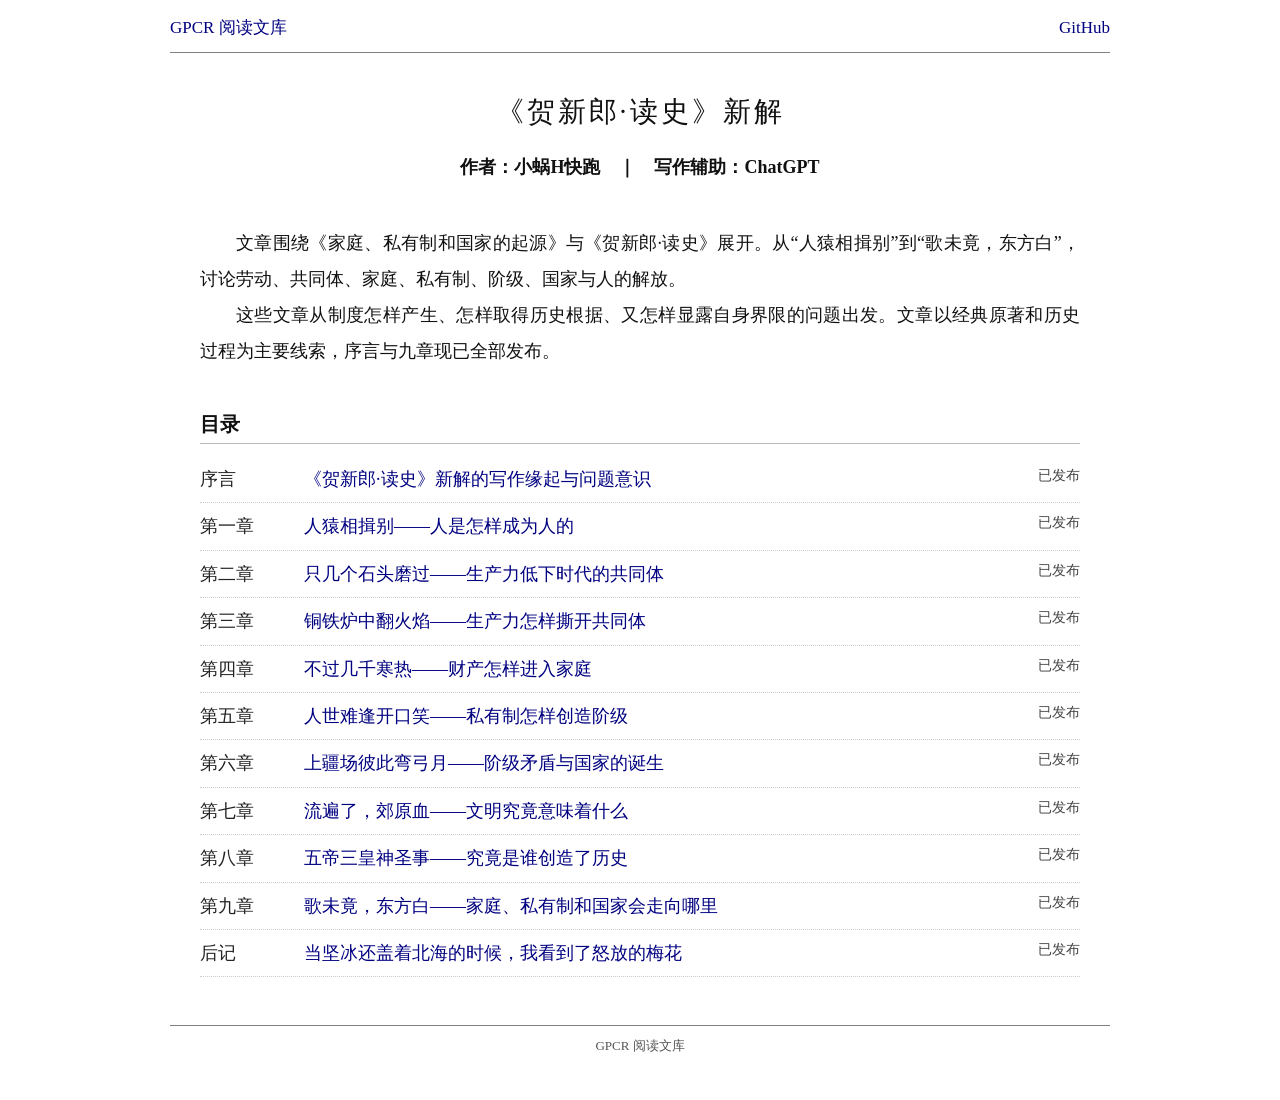
<file: docs/index.html>
<!doctype html>
<html lang="zh-CN">
<head>
  <meta charset="utf-8">
  <meta name="viewport" content="width=device-width, initial-scale=1">
  <title>首页｜《贺新郎·读史》新解</title>
  <meta name="description" content="《贺新郎·读史》新解：一组关于劳动、家庭、私有制、阶级、国家与人的解放的文章。">
  <meta name="author" content="小蜗H快跑">
  <meta property="og:type" content="article">
  <meta property="og:title" content="首页">
  <meta property="og:description" content="《贺新郎·读史》新解：一组关于劳动、家庭、私有制、阶级、国家与人的解放的文章。">
  <meta property="og:url" content="https://snailkorchagin.github.io/GPCR-Reading/">
  <meta property="og:image" content="https://snailkorchagin.github.io/GPCR-Reading/assets/preface-hero.png">
  <link rel="canonical" href="https://snailkorchagin.github.io/GPCR-Reading/">
  <link rel="stylesheet" href="./assets/site.css">
</head>
<body>
  <header class="site-header">
    <div><a href="./index.html">GPCR 阅读文库</a></div>
    <a href="https://github.com/SnailKorchagin/GPCR-Reading">GitHub</a>
  </header>
  <hr class="site-rule">
  <main>
  <section class="archive-home">
    <header class="article-header"><h1>《贺新郎·读史》新解</h1><p class="byline">作者：小蜗H快跑　｜　写作辅助：ChatGPT</p></header>
    <div class="introduction">
      <p>文章围绕《家庭、私有制和国家的起源》与《贺新郎·读史》展开。从“人猿相揖别”到“歌未竟，东方白”，讨论劳动、共同体、家庭、私有制、阶级、国家与人的解放。</p>
      <p>这些文章从制度怎样产生、怎样取得历史根据、又怎样显露自身界限的问题出发。文章以经典原著和历史过程为主要线索，序言与九章现已全部发布。</p>
    </div>
    <h2>目录</h2>
    <ul class="archive-list">
      <li><span class="entry-number">序言</span><a href="preface/index.html">《贺新郎·读史》新解的写作缘起与问题意识</a><span class="status published">已发布</span></li>
      <li><span class="entry-number">第一章</span><a href="chapters/01/index.html">人猿相揖别——人是怎样成为人的</a><span class="status published">已发布</span></li>
      <li><span class="entry-number">第二章</span><a href="chapters/02/index.html">只几个石头磨过——生产力低下时代的共同体</a><span class="status published">已发布</span></li>
      <li><span class="entry-number">第三章</span><a href="chapters/03/index.html">铜铁炉中翻火焰——生产力怎样撕开共同体</a><span class="status published">已发布</span></li>
      <li><span class="entry-number">第四章</span><a href="chapters/04/index.html">不过几千寒热——财产怎样进入家庭</a><span class="status published">已发布</span></li>
      <li><span class="entry-number">第五章</span><a href="chapters/05/index.html">人世难逢开口笑——私有制怎样创造阶级</a><span class="status published">已发布</span></li>
      <li><span class="entry-number">第六章</span><a href="chapters/06/index.html">上疆场彼此弯弓月——阶级矛盾与国家的诞生</a><span class="status published">已发布</span></li>
      <li><span class="entry-number">第七章</span><a href="chapters/07/index.html">流遍了，郊原血——文明究竟意味着什么</a><span class="status published">已发布</span></li>
      <li><span class="entry-number">第八章</span><a href="chapters/08/index.html">五帝三皇神圣事——究竟是谁创造了历史</a><span class="status published">已发布</span></li>
      <li><span class="entry-number">第九章</span><a href="chapters/09/index.html">歌未竟，东方白——家庭、私有制和国家会走向哪里</a><span class="status published">已发布</span></li>
      <li><span class="entry-number">后记</span><a href="afterword/index.html">当坚冰还盖着北海的时候，我看到了怒放的梅花</a><span class="status published">已发布</span></li>
    </ul>
  </section>
</main>
  <footer><hr><p>GPCR 阅读文库</p></footer>
</body>
</html>
</file>
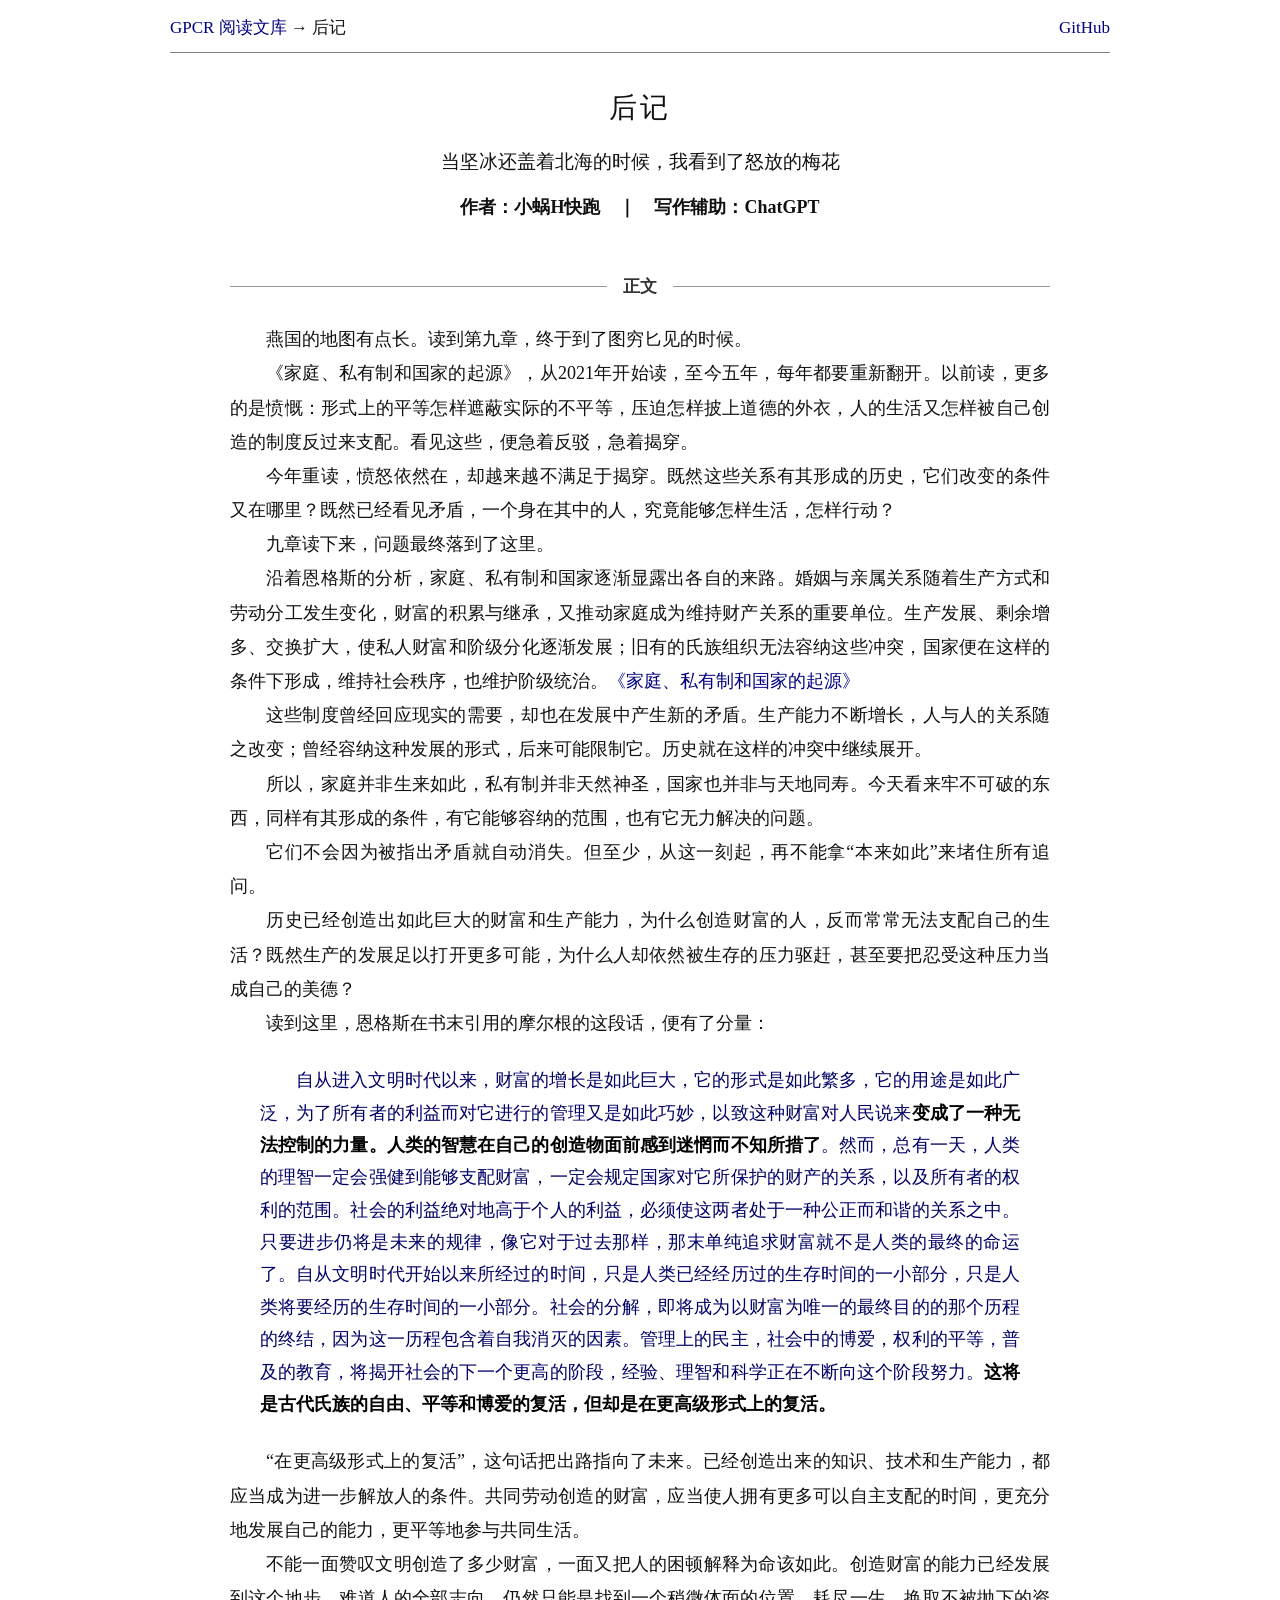
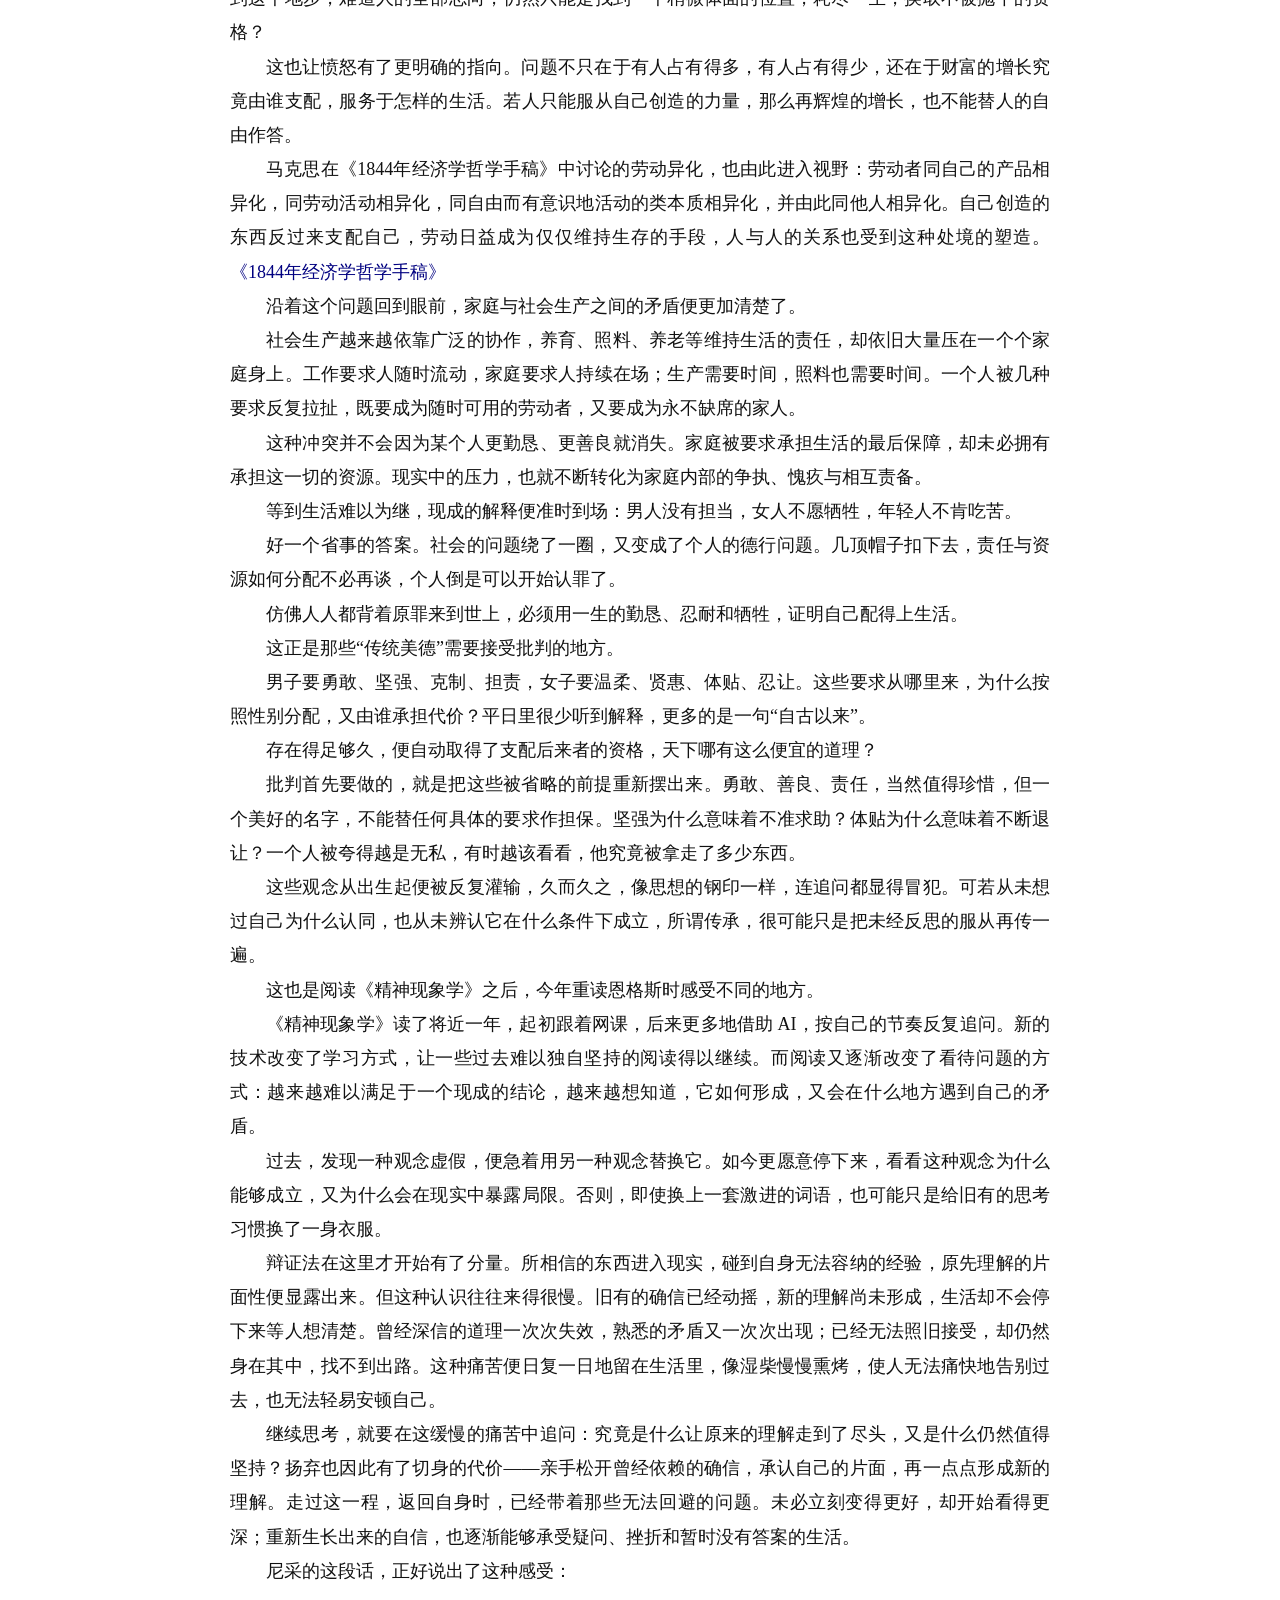
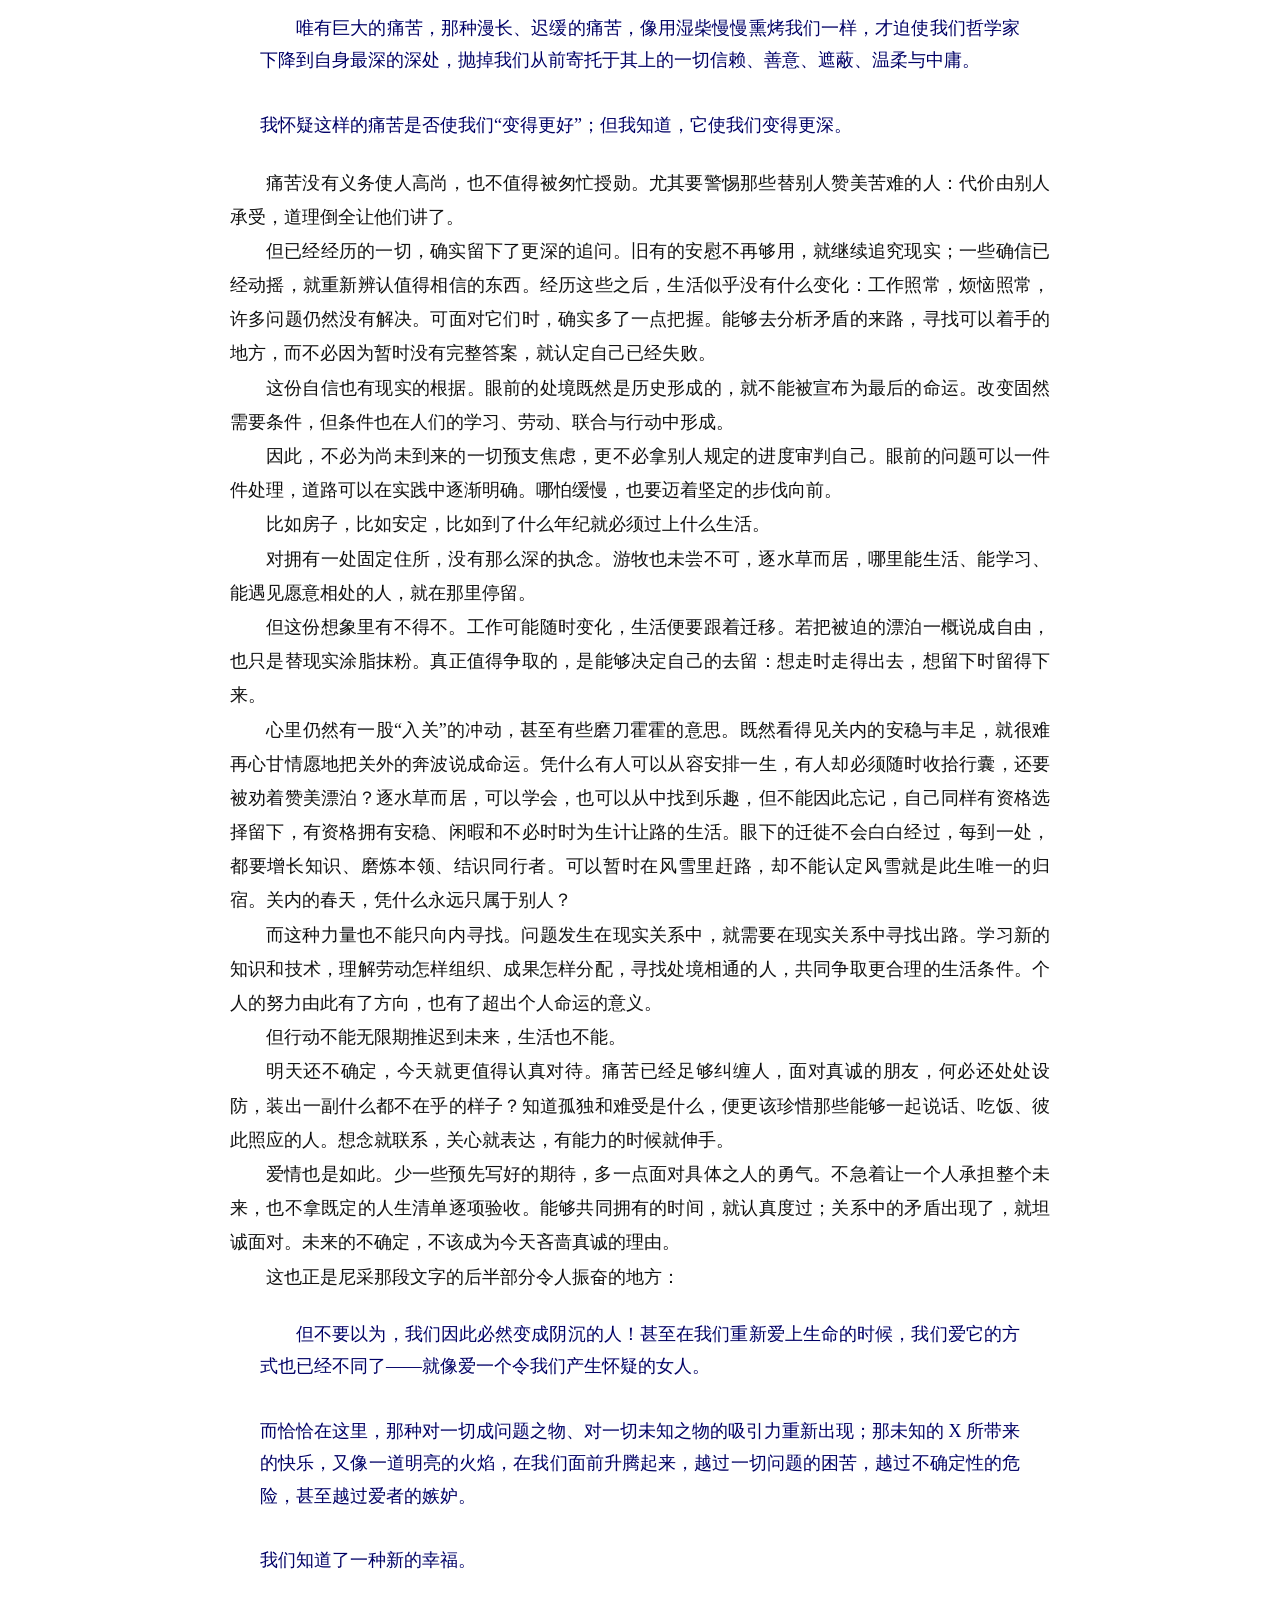
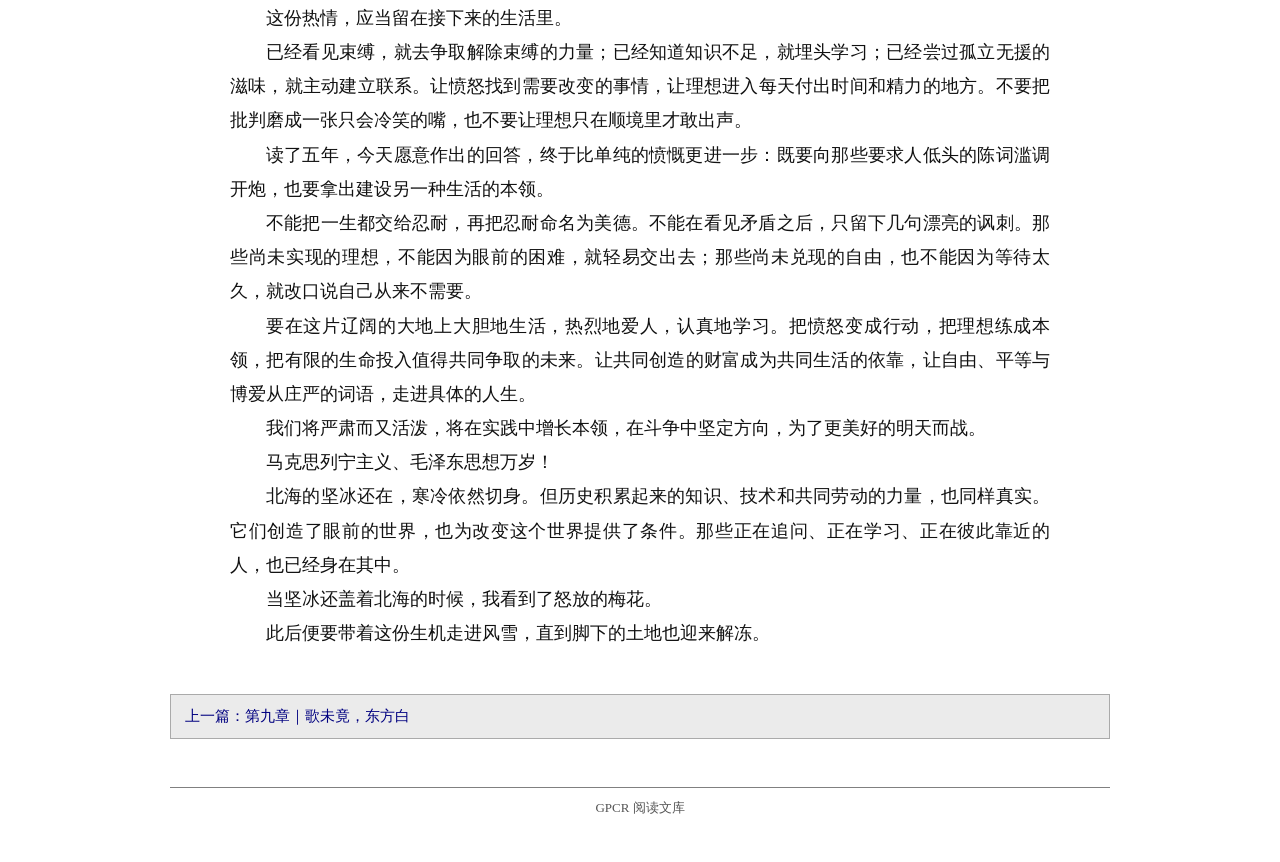
<file: docs/afterword/index.html>
<!doctype html>
<html lang="zh-CN">
<head>
  <meta charset="utf-8">
  <meta name="viewport" content="width=device-width, initial-scale=1">
  <title>后记｜当坚冰还盖着北海的时候，我看到了怒放的梅花｜《贺新郎·读史》新解</title>
  <meta name="description" content="《家庭、私有制和国家的起源》五年重读后记：从批判既有秩序，到在矛盾中缓慢而坚定地前进。">
  <meta name="author" content="小蜗H快跑">
  <meta property="og:type" content="article">
  <meta property="og:title" content="后记｜当坚冰还盖着北海的时候，我看到了怒放的梅花">
  <meta property="og:description" content="《家庭、私有制和国家的起源》五年重读后记：从批判既有秩序，到在矛盾中缓慢而坚定地前进。">
  <meta property="og:url" content="https://snailkorchagin.github.io/GPCR-Reading/afterword/">
  <meta property="og:image" content="https://snailkorchagin.github.io/GPCR-Reading/assets/preface-hero.png">
  <link rel="canonical" href="https://snailkorchagin.github.io/GPCR-Reading/afterword/">
  <link rel="stylesheet" href="../assets/site.css">
</head>
<body>
  <header class="site-header">
    <div><a href="../index.html">GPCR 阅读文库</a> → 后记</div>
    <a href="https://github.com/SnailKorchagin/GPCR-Reading">GitHub</a>
  </header>
  <hr class="site-rule">
  <main class="article-shell"><article>
  <header class="article-header"><h1>后记</h1><p class="subtitle">当坚冰还盖着北海的时候，我看到了怒放的梅花</p><p class="byline">作者：小蜗H快跑　｜　写作辅助：ChatGPT</p></header>
  <div class="text-edition-heading"><span>正文</span></div>
  <div class="prose marxists-prose"><p>燕国的地图有点长。读到第九章，终于到了图穷匕见的时候。</p>
<p>《家庭、私有制和国家的起源》，从2021年开始读，至今五年，每年都要重新翻开。以前读，更多的是愤慨：形式上的平等怎样遮蔽实际的不平等，压迫怎样披上道德的外衣，人的生活又怎样被自己创造的制度反过来支配。看见这些，便急着反驳，急着揭穿。</p>
<p>今年重读，愤怒依然在，却越来越不满足于揭穿。既然这些关系有其形成的历史，它们改变的条件又在哪里？既然已经看见矛盾，一个身在其中的人，究竟能够怎样生活，怎样行动？</p>
<p>九章读下来，问题最终落到了这里。</p>
<p>沿着恩格斯的分析，家庭、私有制和国家逐渐显露出各自的来路。婚姻与亲属关系随着生产方式和劳动分工发生变化，财富的积累与继承，又推动家庭成为维持财产关系的重要单位。生产发展、剩余增多、交换扩大，使私人财富和阶级分化逐渐发展；旧有的氏族组织无法容纳这些冲突，国家便在这样的条件下形成，维持社会秩序，也维护阶级统治。<a href="https://www.marxists.org/chinese/marx-engels2/04/02.htm" rel="noreferrer">《家庭、私有制和国家的起源》</a></p>
<p>这些制度曾经回应现实的需要，却也在发展中产生新的矛盾。生产能力不断增长，人与人的关系随之改变；曾经容纳这种发展的形式，后来可能限制它。历史就在这样的冲突中继续展开。</p>
<p>所以，家庭并非生来如此，私有制并非天然神圣，国家也并非与天地同寿。今天看来牢不可破的东西，同样有其形成的条件，有它能够容纳的范围，也有它无力解决的问题。</p>
<p>它们不会因为被指出矛盾就自动消失。但至少，从这一刻起，再不能拿“本来如此”来堵住所有追问。</p>
<p>历史已经创造出如此巨大的财富和生产能力，为什么创造财富的人，反而常常无法支配自己的生活？既然生产的发展足以打开更多可能，为什么人却依然被生存的压力驱赶，甚至要把忍受这种压力当成自己的美德？</p>
<p>读到这里，恩格斯在书末引用的摩尔根的这段话，便有了分量：</p>
<blockquote><p>自从进入文明时代以来，财富的增长是如此巨大，它的形式是如此繁多，它的用途是如此广泛，为了所有者的利益而对它进行的管理又是如此巧妙，以致这种财富对人民说来<strong>变成了一种无法控制的力量。人类的智慧在自己的创造物面前感到迷惘而不知所措了</strong>。然而，总有一天，人类的理智一定会强健到能够支配财富，一定会规定国家对它所保护的财产的关系，以及所有者的权利的范围。社会的利益绝对地高于个人的利益，必须使这两者处于一种公正而和谐的关系之中。只要进步仍将是未来的规律，像它对于过去那样，那末单纯追求财富就不是人类的最终的命运了。自从文明时代开始以来所经过的时间，只是人类已经经历过的生存时间的一小部分，只是人类将要经历的生存时间的一小部分。社会的分解，即将成为以财富为唯一的最终目的的那个历程的终结，因为这一历程包含着自我消灭的因素。管理上的民主，社会中的博爱，权利的平等，普及的教育，将揭开社会的下一个更高的阶段，经验、理智和科学正在不断向这个阶段努力。<strong>这将是古代氏族的自由、平等和博爱的复活，但却是在更高级形式上的复活。</strong></p></blockquote>
<p>“在更高级形式上的复活”，这句话把出路指向了未来。已经创造出来的知识、技术和生产能力，都应当成为进一步解放人的条件。共同劳动创造的财富，应当使人拥有更多可以自主支配的时间，更充分地发展自己的能力，更平等地参与共同生活。</p>
<p>不能一面赞叹文明创造了多少财富，一面又把人的困顿解释为命该如此。创造财富的能力已经发展到这个地步，难道人的全部志向，仍然只能是找到一个稍微体面的位置，耗尽一生，换取不被抛下的资格？</p>
<p>这也让愤怒有了更明确的指向。问题不只在于有人占有得多，有人占有得少，还在于财富的增长究竟由谁支配，服务于怎样的生活。若人只能服从自己创造的力量，那么再辉煌的增长，也不能替人的自由作答。</p>
<p>马克思在《1844年经济学哲学手稿》中讨论的劳动异化，也由此进入视野：劳动者同自己的产品相异化，同劳动活动相异化，同自由而有意识地活动的类本质相异化，并由此同他人相异化。自己创造的东西反过来支配自己，劳动日益成为仅仅维持生存的手段，人与人的关系也受到这种处境的塑造。<a href="https://www.marxists.org/chinese/marx/marxist.org-chinese-marx-1844.htm" rel="noreferrer">《1844年经济学哲学手稿》</a></p>
<p>沿着这个问题回到眼前，家庭与社会生产之间的矛盾便更加清楚了。</p>
<p>社会生产越来越依靠广泛的协作，养育、照料、养老等维持生活的责任，却依旧大量压在一个个家庭身上。工作要求人随时流动，家庭要求人持续在场；生产需要时间，照料也需要时间。一个人被几种要求反复拉扯，既要成为随时可用的劳动者，又要成为永不缺席的家人。</p>
<p>这种冲突并不会因为某个人更勤恳、更善良就消失。家庭被要求承担生活的最后保障，却未必拥有承担这一切的资源。现实中的压力，也就不断转化为家庭内部的争执、愧疚与相互责备。</p>
<p>等到生活难以为继，现成的解释便准时到场：男人没有担当，女人不愿牺牲，年轻人不肯吃苦。</p>
<p>好一个省事的答案。社会的问题绕了一圈，又变成了个人的德行问题。几顶帽子扣下去，责任与资源如何分配不必再谈，个人倒是可以开始认罪了。</p>
<p>仿佛人人都背着原罪来到世上，必须用一生的勤恳、忍耐和牺牲，证明自己配得上生活。</p>
<p>这正是那些“传统美德”需要接受批判的地方。</p>
<p>男子要勇敢、坚强、克制、担责，女子要温柔、贤惠、体贴、忍让。这些要求从哪里来，为什么按照性别分配，又由谁承担代价？平日里很少听到解释，更多的是一句“自古以来”。</p>
<p>存在得足够久，便自动取得了支配后来者的资格，天下哪有这么便宜的道理？</p>
<p>批判首先要做的，就是把这些被省略的前提重新摆出来。勇敢、善良、责任，当然值得珍惜，但一个美好的名字，不能替任何具体的要求作担保。坚强为什么意味着不准求助？体贴为什么意味着不断退让？一个人被夸得越是无私，有时越该看看，他究竟被拿走了多少东西。</p>
<p>这些观念从出生起便被反复灌输，久而久之，像思想的钢印一样，连追问都显得冒犯。可若从未想过自己为什么认同，也从未辨认它在什么条件下成立，所谓传承，很可能只是把未经反思的服从再传一遍。</p>
<p>这也是阅读《精神现象学》之后，今年重读恩格斯时感受不同的地方。</p>
<p>《精神现象学》读了将近一年，起初跟着网课，后来更多地借助 AI，按自己的节奏反复追问。新的技术改变了学习方式，让一些过去难以独自坚持的阅读得以继续。而阅读又逐渐改变了看待问题的方式：越来越难以满足于一个现成的结论，越来越想知道，它如何形成，又会在什么地方遇到自己的矛盾。</p>
<p>过去，发现一种观念虚假，便急着用另一种观念替换它。如今更愿意停下来，看看这种观念为什么能够成立，又为什么会在现实中暴露局限。否则，即使换上一套激进的词语，也可能只是给旧有的思考习惯换了一身衣服。</p>
<p>辩证法在这里才开始有了分量。所相信的东西进入现实，碰到自身无法容纳的经验，原先理解的片面性便显露出来。但这种认识往往来得很慢。旧有的确信已经动摇，新的理解尚未形成，生活却不会停下来等人想清楚。曾经深信的道理一次次失效，熟悉的矛盾又一次次出现；已经无法照旧接受，却仍然身在其中，找不到出路。这种痛苦便日复一日地留在生活里，像湿柴慢慢熏烤，使人无法痛快地告别过去，也无法轻易安顿自己。</p>
<p>继续思考，就要在这缓慢的痛苦中追问：究竟是什么让原来的理解走到了尽头，又是什么仍然值得坚持？扬弃也因此有了切身的代价——亲手松开曾经依赖的确信，承认自己的片面，再一点点形成新的理解。走过这一程，返回自身时，已经带着那些无法回避的问题。未必立刻变得更好，却开始看得更深；重新生长出来的自信，也逐渐能够承受疑问、挫折和暂时没有答案的生活。</p>
<p>尼采的这段话，正好说出了这种感受：</p>
<blockquote><p>唯有巨大的痛苦，那种漫长、迟缓的痛苦，像用湿柴慢慢熏烤我们一样，才迫使我们哲学家下降到自身最深的深处，抛掉我们从前寄托于其上的一切信赖、善意、遮蔽、温柔与中庸。<br><br>我怀疑这样的痛苦是否使我们“变得更好”；但我知道，它使我们变得更深。</p></blockquote>
<p>痛苦没有义务使人高尚，也不值得被匆忙授勋。尤其要警惕那些替别人赞美苦难的人：代价由别人承受，道理倒全让他们讲了。</p>
<p>但已经经历的一切，确实留下了更深的追问。旧有的安慰不再够用，就继续追究现实；一些确信已经动摇，就重新辨认值得相信的东西。经历这些之后，生活似乎没有什么变化：工作照常，烦恼照常，许多问题仍然没有解决。可面对它们时，确实多了一点把握。能够去分析矛盾的来路，寻找可以着手的地方，而不必因为暂时没有完整答案，就认定自己已经失败。</p>
<p>这份自信也有现实的根据。眼前的处境既然是历史形成的，就不能被宣布为最后的命运。改变固然需要条件，但条件也在人们的学习、劳动、联合与行动中形成。</p>
<p>因此，不必为尚未到来的一切预支焦虑，更不必拿别人规定的进度审判自己。眼前的问题可以一件件处理，道路可以在实践中逐渐明确。哪怕缓慢，也要迈着坚定的步伐向前。</p>
<p>比如房子，比如安定，比如到了什么年纪就必须过上什么生活。</p>
<p>对拥有一处固定住所，没有那么深的执念。游牧也未尝不可，逐水草而居，哪里能生活、能学习、能遇见愿意相处的人，就在那里停留。</p>
<p>但这份想象里有不得不。工作可能随时变化，生活便要跟着迁移。若把被迫的漂泊一概说成自由，也只是替现实涂脂抹粉。真正值得争取的，是能够决定自己的去留：想走时走得出去，想留下时留得下来。</p>
<p>心里仍然有一股“入关”的冲动，甚至有些磨刀霍霍的意思。既然看得见关内的安稳与丰足，就很难再心甘情愿地把关外的奔波说成命运。凭什么有人可以从容安排一生，有人却必须随时收拾行囊，还要被劝着赞美漂泊？逐水草而居，可以学会，也可以从中找到乐趣，但不能因此忘记，自己同样有资格选择留下，有资格拥有安稳、闲暇和不必时时为生计让路的生活。眼下的迁徙不会白白经过，每到一处，都要增长知识、磨炼本领、结识同行者。可以暂时在风雪里赶路，却不能认定风雪就是此生唯一的归宿。关内的春天，凭什么永远只属于别人？</p>
<p>而这种力量也不能只向内寻找。问题发生在现实关系中，就需要在现实关系中寻找出路。学习新的知识和技术，理解劳动怎样组织、成果怎样分配，寻找处境相通的人，共同争取更合理的生活条件。个人的努力由此有了方向，也有了超出个人命运的意义。</p>
<p>但行动不能无限期推迟到未来，生活也不能。</p>
<p>明天还不确定，今天就更值得认真对待。痛苦已经足够纠缠人，面对真诚的朋友，何必还处处设防，装出一副什么都不在乎的样子？知道孤独和难受是什么，便更该珍惜那些能够一起说话、吃饭、彼此照应的人。想念就联系，关心就表达，有能力的时候就伸手。</p>
<p>爱情也是如此。少一些预先写好的期待，多一点面对具体之人的勇气。不急着让一个人承担整个未来，也不拿既定的人生清单逐项验收。能够共同拥有的时间，就认真度过；关系中的矛盾出现了，就坦诚面对。未来的不确定，不该成为今天吝啬真诚的理由。</p>
<p>这也正是尼采那段文字的后半部分令人振奋的地方：</p>
<blockquote><p>但不要以为，我们因此必然变成阴沉的人！甚至在我们重新爱上生命的时候，我们爱它的方式也已经不同了——就像爱一个令我们产生怀疑的女人。<br><br>而恰恰在这里，那种对一切成问题之物、对一切未知之物的吸引力重新出现；那未知的 X 所带来的快乐，又像一道明亮的火焰，在我们面前升腾起来，越过一切问题的困苦，越过不确定性的危险，甚至越过爱者的嫉妒。<br><br>我们知道了一种新的幸福。</p></blockquote>
<p>这份热情，应当留在接下来的生活里。</p>
<p>已经看见束缚，就去争取解除束缚的力量；已经知道知识不足，就埋头学习；已经尝过孤立无援的滋味，就主动建立联系。让愤怒找到需要改变的事情，让理想进入每天付出时间和精力的地方。不要把批判磨成一张只会冷笑的嘴，也不要让理想只在顺境里才敢出声。</p>
<p>读了五年，今天愿意作出的回答，终于比单纯的愤慨更进一步：既要向那些要求人低头的陈词滥调开炮，也要拿出建设另一种生活的本领。</p>
<p>不能把一生都交给忍耐，再把忍耐命名为美德。不能在看见矛盾之后，只留下几句漂亮的讽刺。那些尚未实现的理想，不能因为眼前的困难，就轻易交出去；那些尚未兑现的自由，也不能因为等待太久，就改口说自己从来不需要。</p>
<p>要在这片辽阔的大地上大胆地生活，热烈地爱人，认真地学习。把愤怒变成行动，把理想练成本领，把有限的生命投入值得共同争取的未来。让共同创造的财富成为共同生活的依靠，让自由、平等与博爱从庄严的词语，走进具体的人生。</p>
<p>我们将严肃而又活泼，将在实践中增长本领，在斗争中坚定方向，为了更美好的明天而战。</p>
<p>马克思列宁主义、毛泽东思想万岁！</p>
<p>北海的坚冰还在，寒冷依然切身。但历史积累起来的知识、技术和共同劳动的力量，也同样真实。它们创造了眼前的世界，也为改变这个世界提供了条件。那些正在追问、正在学习、正在彼此靠近的人，也已经身在其中。</p>
<p>当坚冰还盖着北海的时候，我看到了怒放的梅花。</p>
<p>此后便要带着这份生机走进风雪，直到脚下的土地也迎来解冻。</p></div>
  <aside class="forthcoming"><a href="../chapters/09/index.html">上一篇：第九章｜歌未竟，东方白</a></aside>
</article></main>
  <footer><hr><p>GPCR 阅读文库</p></footer>
</body>
</html>
</file>
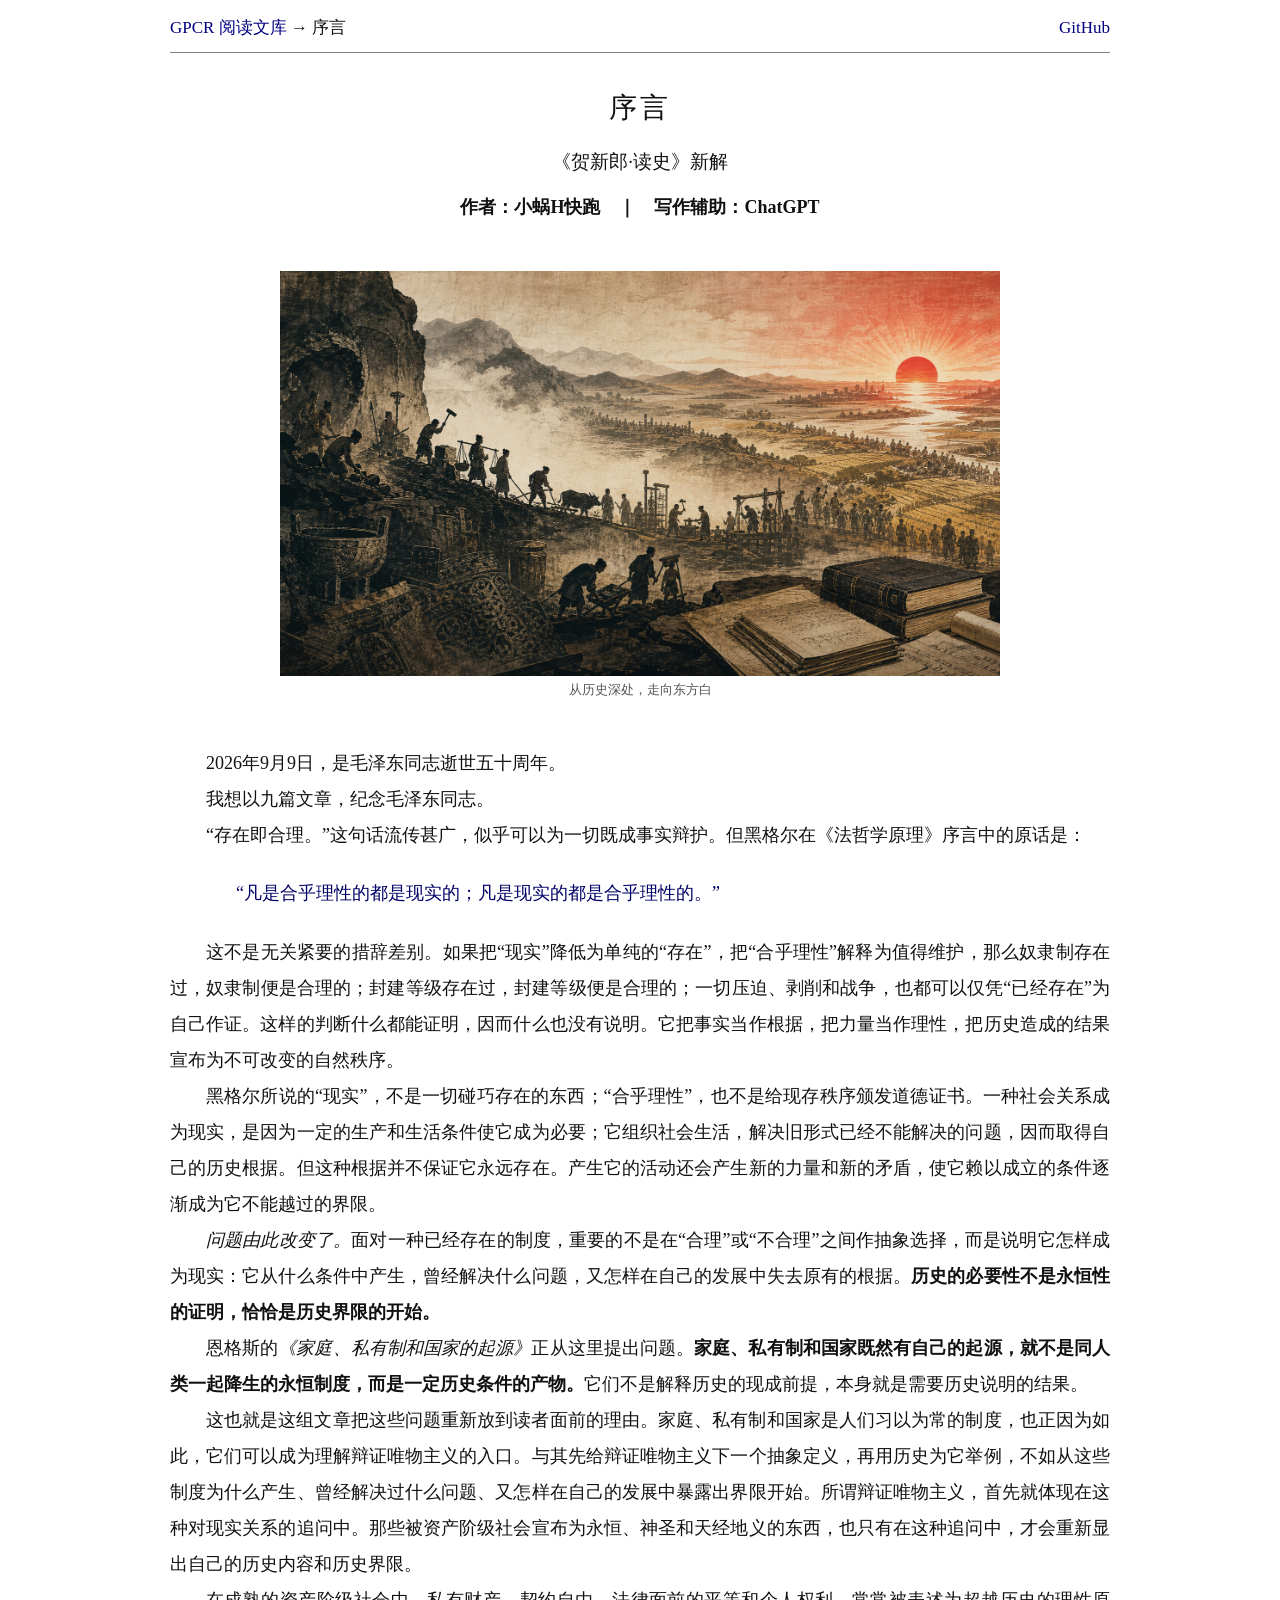
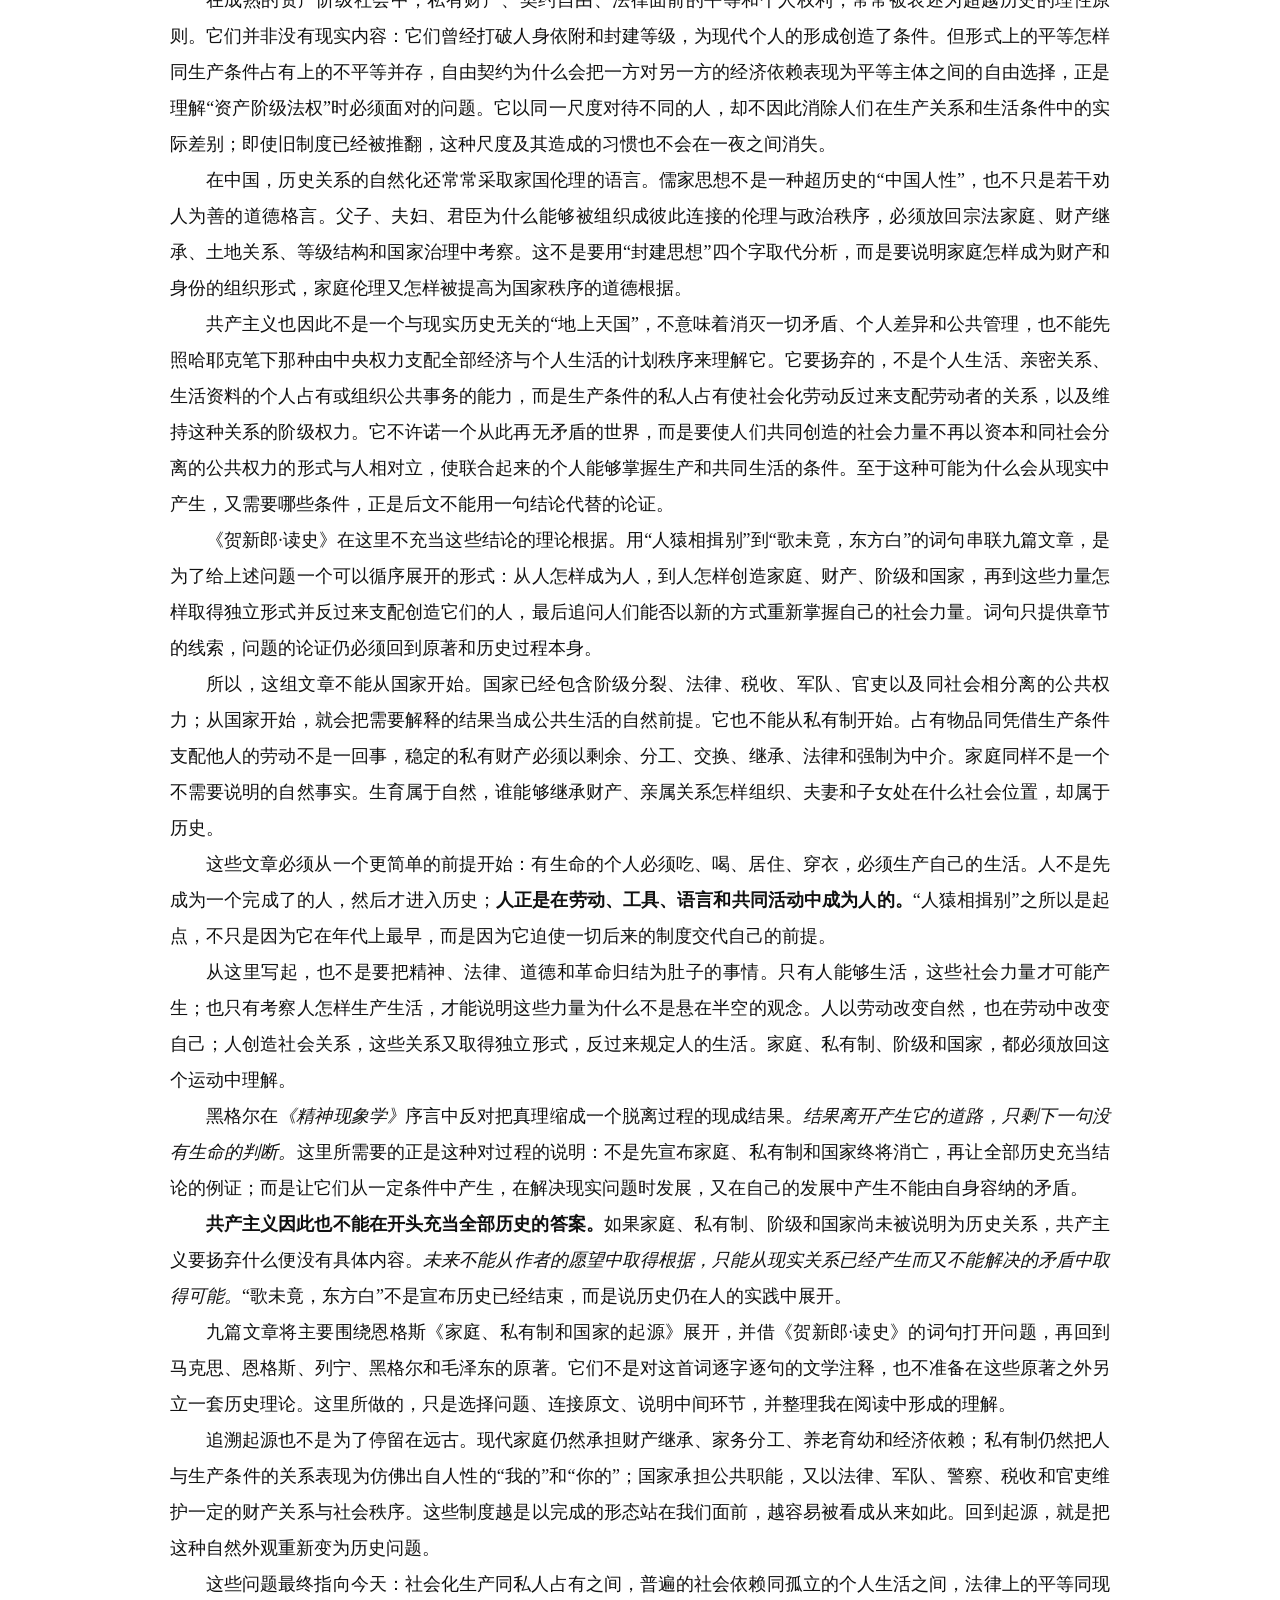
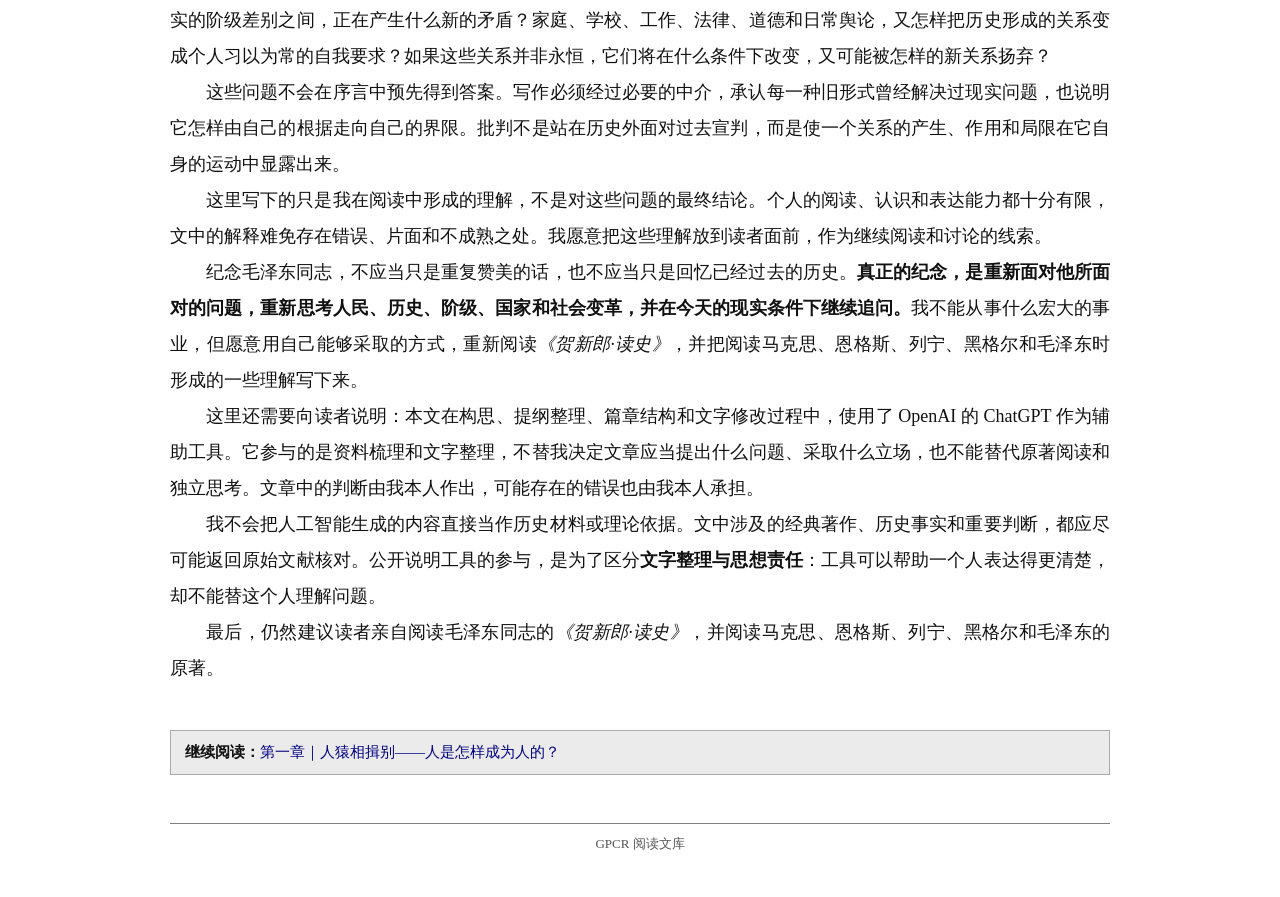
<file: docs/preface/index.html>
<!doctype html>
<html lang="zh-CN">
<head>
  <meta charset="utf-8">
  <meta name="viewport" content="width=device-width, initial-scale=1">
  <title>序言｜《贺新郎·读史》新解</title>
  <meta name="description" content="这组文章的写作缘起、问题意识和九章结构。">
  <meta name="author" content="小蜗H快跑">
  <meta property="og:type" content="article">
  <meta property="og:title" content="序言">
  <meta property="og:description" content="这组文章的写作缘起、问题意识和九章结构。">
  <meta property="og:url" content="https://snailkorchagin.github.io/GPCR-Reading/preface/">
  <meta property="og:image" content="https://snailkorchagin.github.io/GPCR-Reading/assets/preface-hero.png">
  <link rel="canonical" href="https://snailkorchagin.github.io/GPCR-Reading/preface/">
  <link rel="stylesheet" href="../assets/site.css">
</head>
<body>
  <header class="site-header">
    <div><a href="../index.html">GPCR 阅读文库</a> → 序言</div>
    <a href="https://github.com/SnailKorchagin/GPCR-Reading">GitHub</a>
  </header>
  <hr class="site-rule">
  <main class="article-shell"><article>
  <header class="article-header"><h1>序言</h1><p class="subtitle">《贺新郎·读史》新解</p><p class="byline">作者：小蜗H快跑　｜　写作辅助：ChatGPT</p></header>
  <figure class="chapter-image preface-image"><img src="../assets/preface-hero.png" alt="劳动的人们穿过历史，走向东方晨光"><figcaption>从历史深处，走向东方白</figcaption></figure>
  <div class="prose"><p>2026年9月9日，是毛泽东同志逝世五十周年。</p>
<p>我想以九篇文章，纪念毛泽东同志。</p>
<p>“存在即合理。”这句话流传甚广，似乎可以为一切既成事实辩护。但黑格尔在《法哲学原理》序言中的原话是：</p>
<blockquote><p>“凡是合乎理性的都是现实的；凡是现实的都是合乎理性的。”</p></blockquote>
<p>这不是无关紧要的措辞差别。如果把“现实”降低为单纯的“存在”，把“合乎理性”解释为值得维护，那么奴隶制存在过，奴隶制便是合理的；封建等级存在过，封建等级便是合理的；一切压迫、剥削和战争，也都可以仅凭“已经存在”为自己作证。这样的判断什么都能证明，因而什么也没有说明。它把事实当作根据，把力量当作理性，把历史造成的结果宣布为不可改变的自然秩序。</p>
<p>黑格尔所说的“现实”，不是一切碰巧存在的东西；“合乎理性”，也不是给现存秩序颁发道德证书。一种社会关系成为现实，是因为一定的生产和生活条件使它成为必要；它组织社会生活，解决旧形式已经不能解决的问题，因而取得自己的历史根据。但这种根据并不保证它永远存在。产生它的活动还会产生新的力量和新的矛盾，使它赖以成立的条件逐渐成为它不能越过的界限。</p>
<p><em>问题由此改变了。</em>面对一种已经存在的制度，重要的不是在“合理”或“不合理”之间作抽象选择，而是说明它怎样成为现实：它从什么条件中产生，曾经解决什么问题，又怎样在自己的发展中失去原有的根据。<strong>历史的必要性不是永恒性的证明，恰恰是历史界限的开始。</strong></p>
<p>恩格斯的<em>《家庭、私有制和国家的起源》</em>正从这里提出问题。<strong>家庭、私有制和国家既然有自己的起源，就不是同人类一起降生的永恒制度，而是一定历史条件的产物。</strong>它们不是解释历史的现成前提，本身就是需要历史说明的结果。</p>
<p>这也就是这组文章把这些问题重新放到读者面前的理由。家庭、私有制和国家是人们习以为常的制度，也正因为如此，它们可以成为理解辩证唯物主义的入口。与其先给辩证唯物主义下一个抽象定义，再用历史为它举例，不如从这些制度为什么产生、曾经解决过什么问题、又怎样在自己的发展中暴露出界限开始。所谓辩证唯物主义，首先就体现在这种对现实关系的追问中。那些被资产阶级社会宣布为永恒、神圣和天经地义的东西，也只有在这种追问中，才会重新显出自己的历史内容和历史界限。</p>
<p>在成熟的资产阶级社会中，私有财产、契约自由、法律面前的平等和个人权利，常常被表述为超越历史的理性原则。它们并非没有现实内容：它们曾经打破人身依附和封建等级，为现代个人的形成创造了条件。但形式上的平等怎样同生产条件占有上的不平等并存，自由契约为什么会把一方对另一方的经济依赖表现为平等主体之间的自由选择，正是理解“资产阶级法权”时必须面对的问题。它以同一尺度对待不同的人，却不因此消除人们在生产关系和生活条件中的实际差别；即使旧制度已经被推翻，这种尺度及其造成的习惯也不会在一夜之间消失。</p>
<p>在中国，历史关系的自然化还常常采取家国伦理的语言。儒家思想不是一种超历史的“中国人性”，也不只是若干劝人为善的道德格言。父子、夫妇、君臣为什么能够被组织成彼此连接的伦理与政治秩序，必须放回宗法家庭、财产继承、土地关系、等级结构和国家治理中考察。这不是要用“封建思想”四个字取代分析，而是要说明家庭怎样成为财产和身份的组织形式，家庭伦理又怎样被提高为国家秩序的道德根据。</p>
<p>共产主义也因此不是一个与现实历史无关的“地上天国”，不意味着消灭一切矛盾、个人差异和公共管理，也不能先照哈耶克笔下那种由中央权力支配全部经济与个人生活的计划秩序来理解它。它要扬弃的，不是个人生活、亲密关系、生活资料的个人占有或组织公共事务的能力，而是生产条件的私人占有使社会化劳动反过来支配劳动者的关系，以及维持这种关系的阶级权力。它不许诺一个从此再无矛盾的世界，而是要使人们共同创造的社会力量不再以资本和同社会分离的公共权力的形式与人相对立，使联合起来的个人能够掌握生产和共同生活的条件。至于这种可能为什么会从现实中产生，又需要哪些条件，正是后文不能用一句结论代替的论证。</p>
<p>《贺新郎·读史》在这里不充当这些结论的理论根据。用“人猿相揖别”到“歌未竟，东方白”的词句串联九篇文章，是为了给上述问题一个可以循序展开的形式：从人怎样成为人，到人怎样创造家庭、财产、阶级和国家，再到这些力量怎样取得独立形式并反过来支配创造它们的人，最后追问人们能否以新的方式重新掌握自己的社会力量。词句只提供章节的线索，问题的论证仍必须回到原著和历史过程本身。</p>
<p>所以，这组文章不能从国家开始。国家已经包含阶级分裂、法律、税收、军队、官吏以及同社会相分离的公共权力；从国家开始，就会把需要解释的结果当成公共生活的自然前提。它也不能从私有制开始。占有物品同凭借生产条件支配他人的劳动不是一回事，稳定的私有财产必须以剩余、分工、交换、继承、法律和强制为中介。家庭同样不是一个不需要说明的自然事实。生育属于自然，谁能够继承财产、亲属关系怎样组织、夫妻和子女处在什么社会位置，却属于历史。</p>
<p>这些文章必须从一个更简单的前提开始：有生命的个人必须吃、喝、居住、穿衣，必须生产自己的生活。人不是先成为一个完成了的人，然后才进入历史；<strong>人正是在劳动、工具、语言和共同活动中成为人的。</strong>“人猿相揖别”之所以是起点，不只是因为它在年代上最早，而是因为它迫使一切后来的制度交代自己的前提。</p>
<p>从这里写起，也不是要把精神、法律、道德和革命归结为肚子的事情。只有人能够生活，这些社会力量才可能产生；也只有考察人怎样生产生活，才能说明这些力量为什么不是悬在半空的观念。人以劳动改变自然，也在劳动中改变自己；人创造社会关系，这些关系又取得独立形式，反过来规定人的生活。家庭、私有制、阶级和国家，都必须放回这个运动中理解。</p>
<p>黑格尔在<em>《精神现象学》</em>序言中反对把真理缩成一个脱离过程的现成结果。<em>结果离开产生它的道路，只剩下一句没有生命的判断。</em>这里所需要的正是这种对过程的说明：不是先宣布家庭、私有制和国家终将消亡，再让全部历史充当结论的例证；而是让它们从一定条件中产生，在解决现实问题时发展，又在自己的发展中产生不能由自身容纳的矛盾。</p>
<p><strong>共产主义因此也不能在开头充当全部历史的答案。</strong>如果家庭、私有制、阶级和国家尚未被说明为历史关系，共产主义要扬弃什么便没有具体内容。<em>未来不能从作者的愿望中取得根据，只能从现实关系已经产生而又不能解决的矛盾中取得可能。</em>“歌未竟，东方白”不是宣布历史已经结束，而是说历史仍在人的实践中展开。</p>
<p>九篇文章将主要围绕恩格斯《家庭、私有制和国家的起源》展开，并借《贺新郎·读史》的词句打开问题，再回到马克思、恩格斯、列宁、黑格尔和毛泽东的原著。它们不是对这首词逐字逐句的文学注释，也不准备在这些原著之外另立一套历史理论。这里所做的，只是选择问题、连接原文、说明中间环节，并整理我在阅读中形成的理解。</p>
<p>追溯起源也不是为了停留在远古。现代家庭仍然承担财产继承、家务分工、养老育幼和经济依赖；私有制仍然把人与生产条件的关系表现为仿佛出自人性的“我的”和“你的”；国家承担公共职能，又以法律、军队、警察、税收和官吏维护一定的财产关系与社会秩序。这些制度越是以完成的形态站在我们面前，越容易被看成从来如此。回到起源，就是把这种自然外观重新变为历史问题。</p>
<p>这些问题最终指向今天：社会化生产同私人占有之间，普遍的社会依赖同孤立的个人生活之间，法律上的平等同现实的阶级差别之间，正在产生什么新的矛盾？家庭、学校、工作、法律、道德和日常舆论，又怎样把历史形成的关系变成个人习以为常的自我要求？如果这些关系并非永恒，它们将在什么条件下改变，又可能被怎样的新关系扬弃？</p>
<p>这些问题不会在序言中预先得到答案。写作必须经过必要的中介，承认每一种旧形式曾经解决过现实问题，也说明它怎样由自己的根据走向自己的界限。批判不是站在历史外面对过去宣判，而是使一个关系的产生、作用和局限在它自身的运动中显露出来。</p>
<p>这里写下的只是我在阅读中形成的理解，不是对这些问题的最终结论。个人的阅读、认识和表达能力都十分有限，文中的解释难免存在错误、片面和不成熟之处。我愿意把这些理解放到读者面前，作为继续阅读和讨论的线索。</p>
<p>纪念毛泽东同志，不应当只是重复赞美的话，也不应当只是回忆已经过去的历史。<strong>真正的纪念，是重新面对他所面对的问题，重新思考人民、历史、阶级、国家和社会变革，并在今天的现实条件下继续追问。</strong>我不能从事什么宏大的事业，但愿意用自己能够采取的方式，重新阅读<em>《贺新郎·读史》</em>，并把阅读马克思、恩格斯、列宁、黑格尔和毛泽东时形成的一些理解写下来。</p>
<p>这里还需要向读者说明：本文在构思、提纲整理、篇章结构和文字修改过程中，使用了 OpenAI 的 ChatGPT 作为辅助工具。它参与的是资料梳理和文字整理，不替我决定文章应当提出什么问题、采取什么立场，也不能替代原著阅读和独立思考。文章中的判断由我本人作出，可能存在的错误也由我本人承担。</p>
<p>我不会把人工智能生成的内容直接当作历史材料或理论依据。文中涉及的经典著作、历史事实和重要判断，都应尽可能返回原始文献核对。公开说明工具的参与，是为了区分<strong>文字整理与思想责任</strong>：工具可以帮助一个人表达得更清楚，却不能替这个人理解问题。</p>
<p>最后，仍然建议读者亲自阅读毛泽东同志的<em>《贺新郎·读史》</em>，并阅读马克思、恩格斯、列宁、黑格尔和毛泽东的原著。</p></div>
  <aside class="forthcoming"><strong>继续阅读：</strong><a href="../chapters/01/index.html">第一章｜人猿相揖别——人是怎样成为人的？</a></aside>
</article></main>
  <footer><hr><p>GPCR 阅读文库</p></footer>
</body>
</html>
</file>
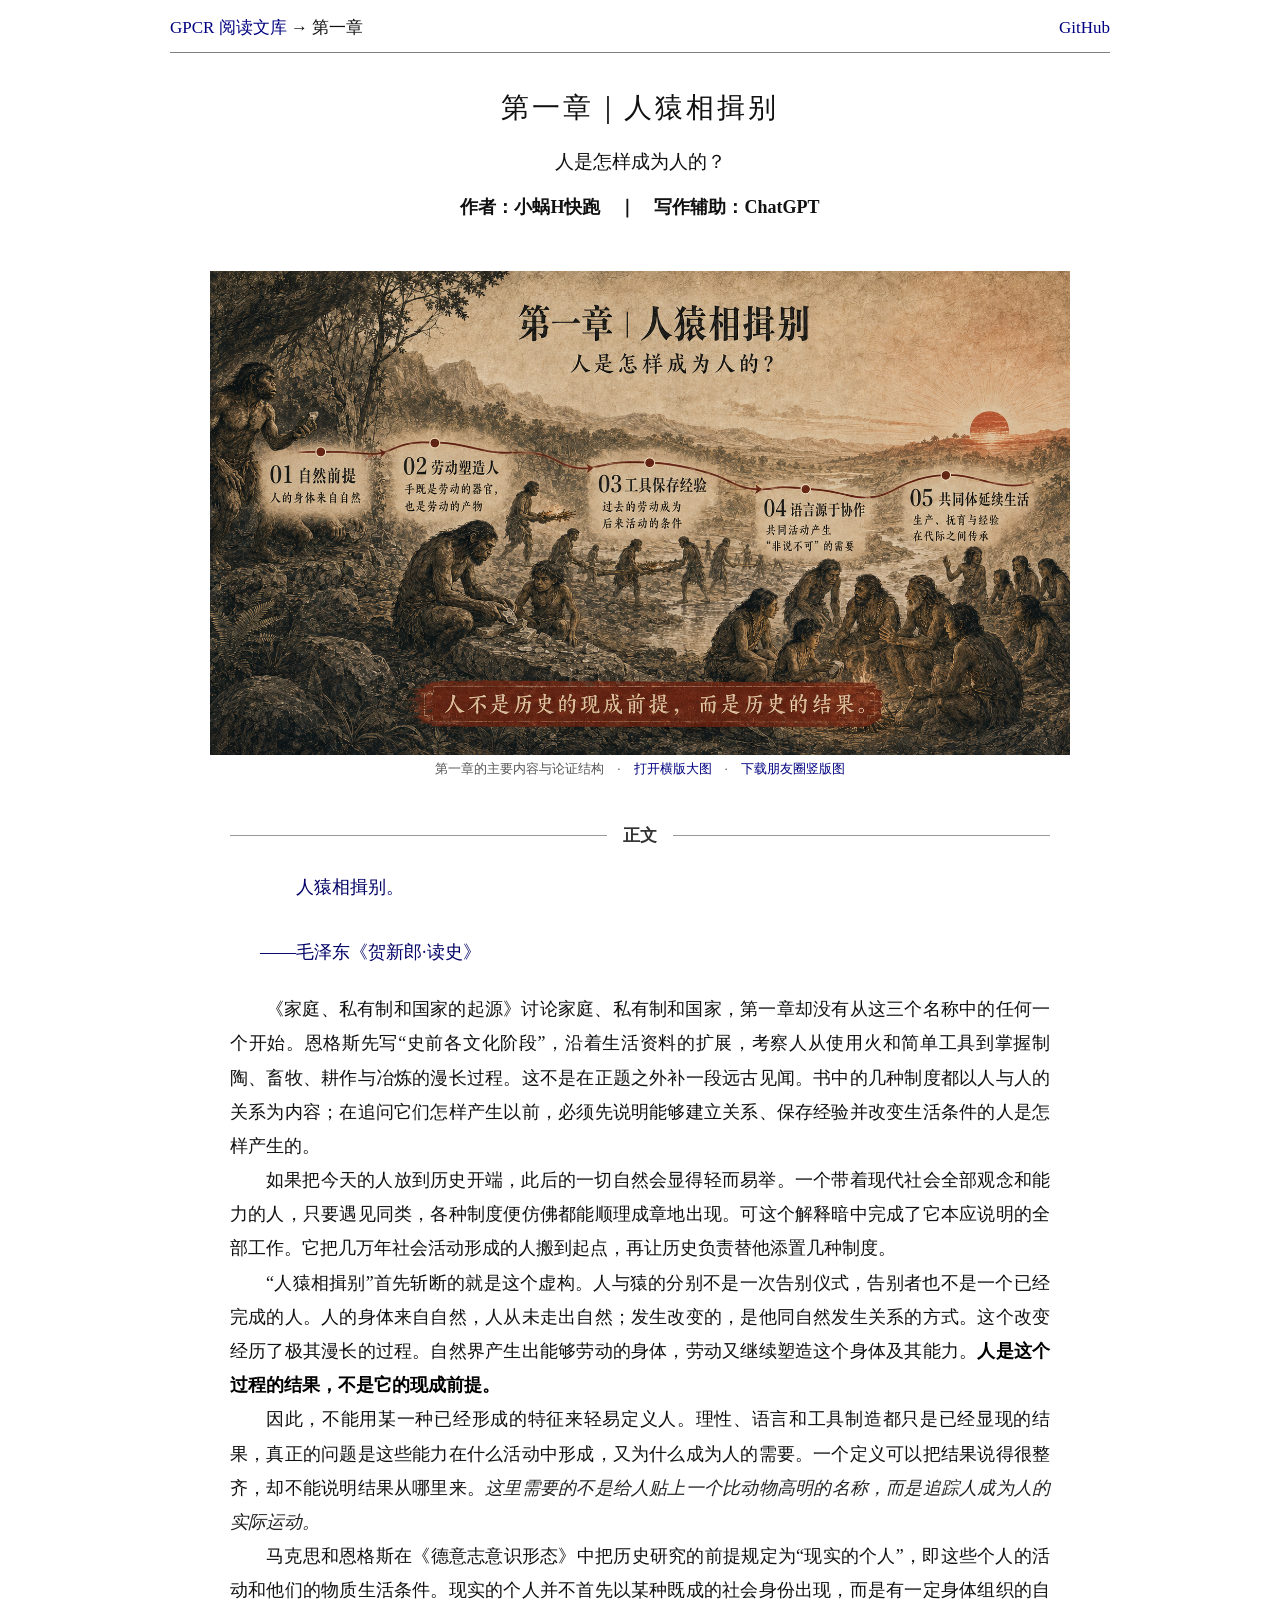
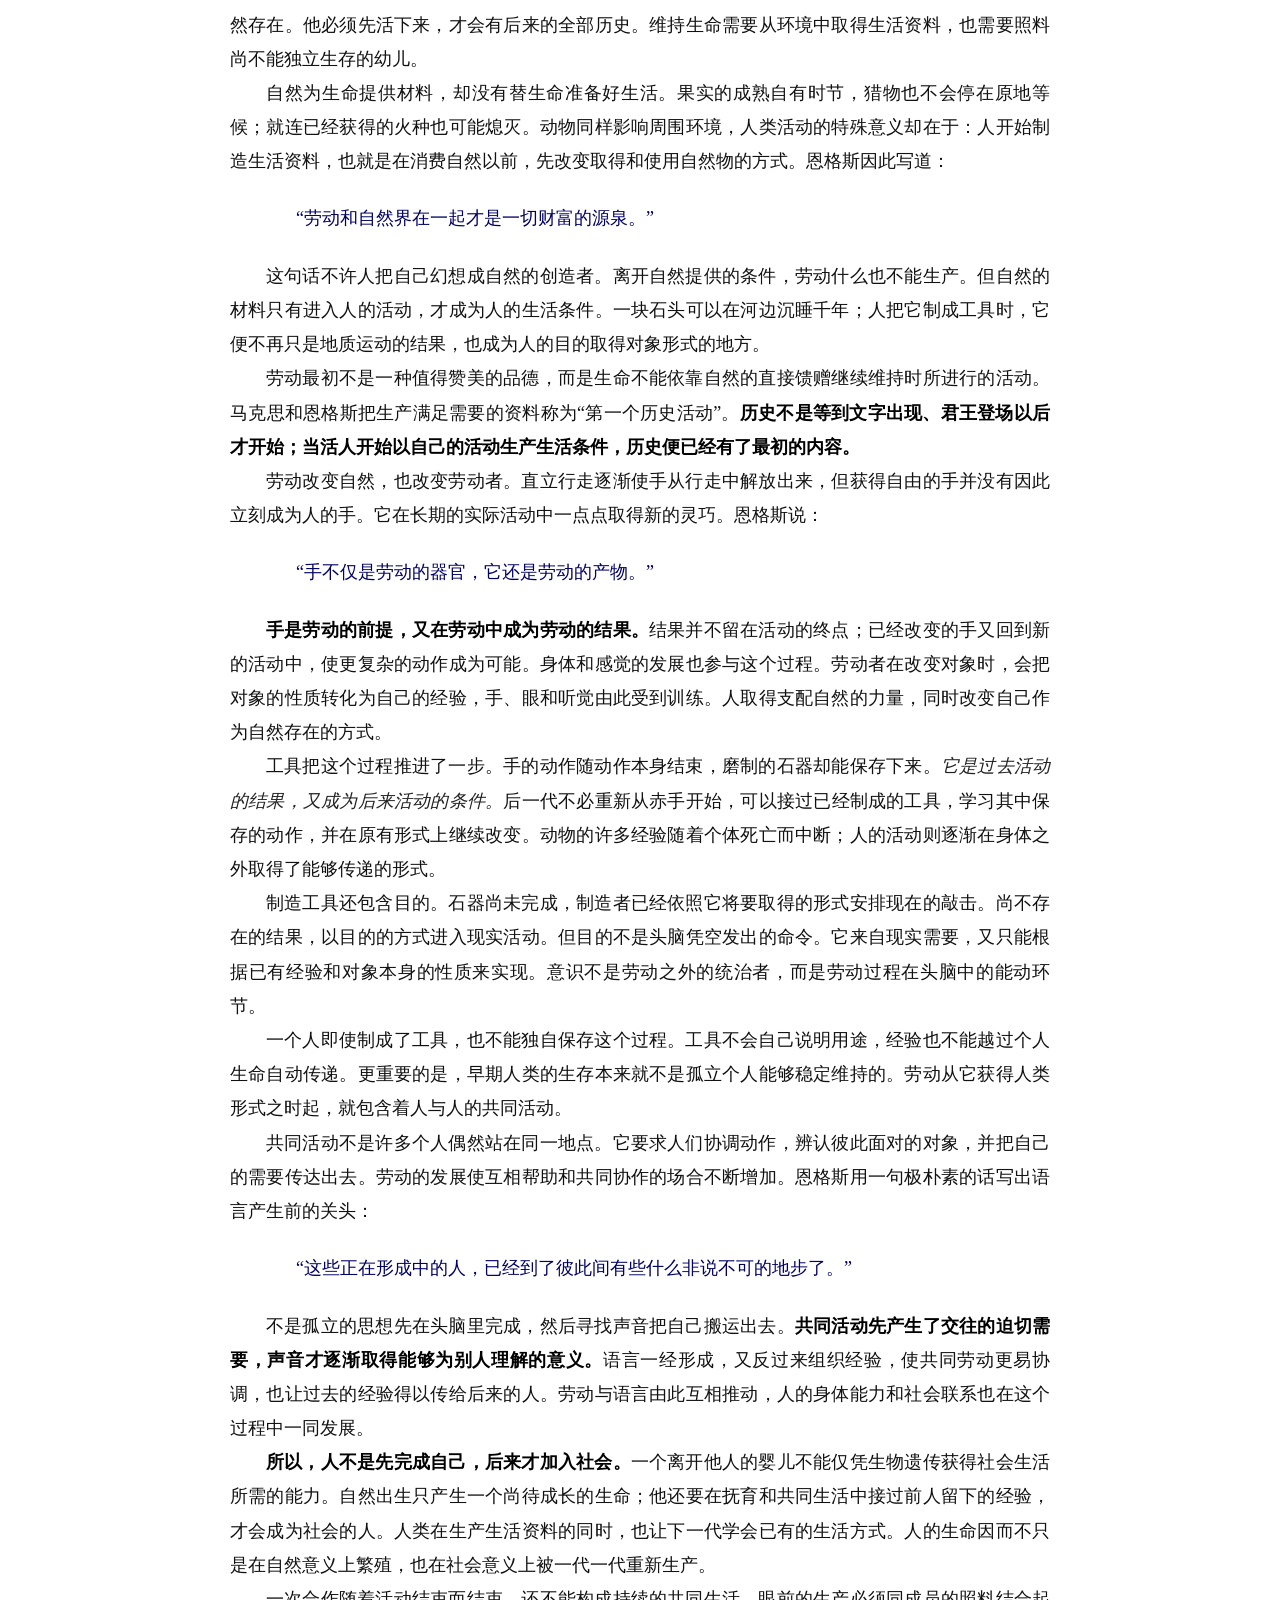
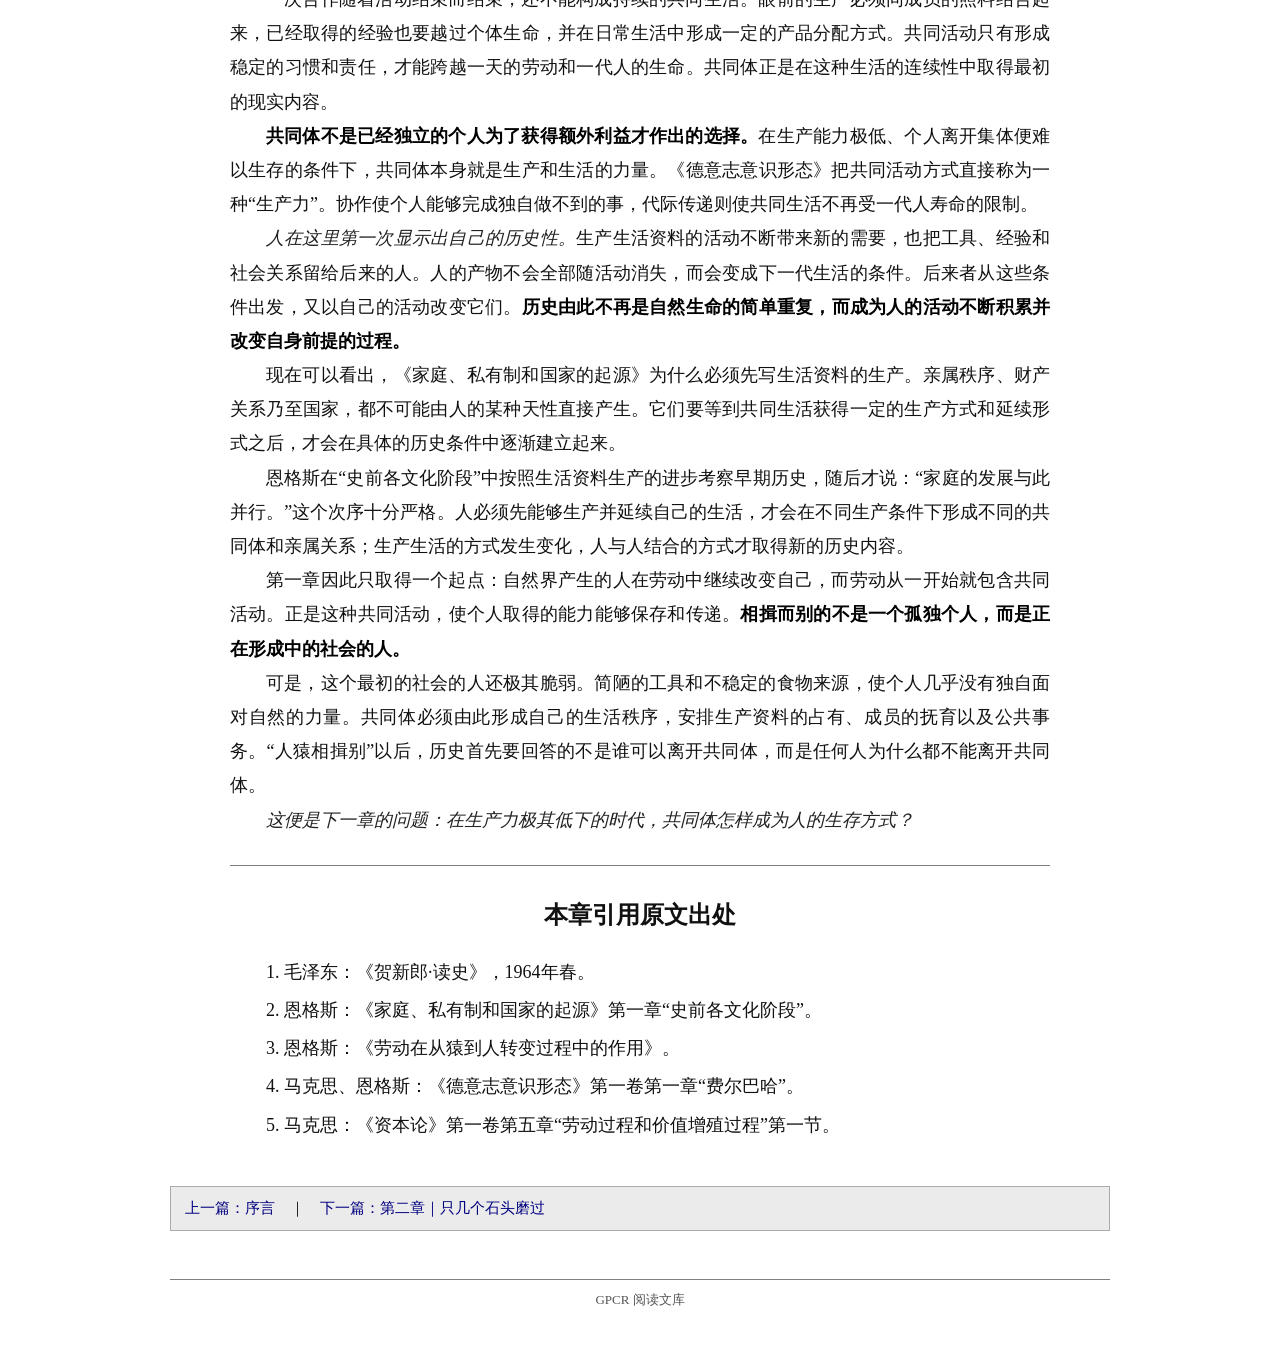
<file: docs/chapters/01/index.html>
<!doctype html>
<html lang="zh-CN">
<head>
  <meta charset="utf-8">
  <meta name="viewport" content="width=device-width, initial-scale=1">
  <title>第一章｜人猿相揖别——人是怎样成为人的？｜《贺新郎·读史》新解</title>
  <meta name="description" content="人不是历史的现成前提，而是在劳动、工具、语言和共同活动中逐渐成为人的。">
  <meta name="author" content="小蜗H快跑">
  <meta property="og:type" content="article">
  <meta property="og:title" content="第一章｜人猿相揖别——人是怎样成为人的？">
  <meta property="og:description" content="人不是历史的现成前提，而是在劳动、工具、语言和共同活动中逐渐成为人的。">
  <meta property="og:url" content="https://snailkorchagin.github.io/GPCR-Reading/chapters/01/">
  <meta property="og:image" content="https://snailkorchagin.github.io/GPCR-Reading/assets/chapter-one-structure.png">
  <link rel="canonical" href="https://snailkorchagin.github.io/GPCR-Reading/chapters/01/">
  <link rel="stylesheet" href="../../assets/site.css">
</head>
<body>
  <header class="site-header">
    <div><a href="../../index.html">GPCR 阅读文库</a> → 第一章</div>
    <a href="https://github.com/SnailKorchagin/GPCR-Reading">GitHub</a>
  </header>
  <hr class="site-rule">
  <main class="article-shell"><article>
  <header class="article-header"><h1>第一章｜人猿相揖别</h1><p class="subtitle">人是怎样成为人的？</p><p class="byline">作者：小蜗H快跑　｜　写作辅助：ChatGPT</p></header>
  <figure class="chapter-image chapter-structure-image"><a class="chapter-image-link" href="../../assets/chapter-one-structure.png"><img src="../../assets/chapter-one-structure.png" alt="第一章内容与架构：从自然前提、劳动、工具和语言走向共同体"></a><figcaption>第一章的主要内容与论证结构　·　<a href="../../assets/chapter-one-structure.png">打开横版大图</a>　·　<a href="../../assets/chapter-one-wechat-portrait-v3.png">下载朋友圈竖版图</a></figcaption></figure>
  <div class="text-edition-heading"><span>正文</span></div>
  <div class="prose marxists-prose"><blockquote><p>人猿相揖别。<br><br>——毛泽东《贺新郎·读史》</p></blockquote>
<p>《家庭、私有制和国家的起源》讨论家庭、私有制和国家，第一章却没有从这三个名称中的任何一个开始。恩格斯先写“史前各文化阶段”，沿着生活资料的扩展，考察人从使用火和简单工具到掌握制陶、畜牧、耕作与冶炼的漫长过程。这不是在正题之外补一段远古见闻。书中的几种制度都以人与人的关系为内容；在追问它们怎样产生以前，必须先说明能够建立关系、保存经验并改变生活条件的人是怎样产生的。</p>
<p>如果把今天的人放到历史开端，此后的一切自然会显得轻而易举。一个带着现代社会全部观念和能力的人，只要遇见同类，各种制度便仿佛都能顺理成章地出现。可这个解释暗中完成了它本应说明的全部工作。它把几万年社会活动形成的人搬到起点，再让历史负责替他添置几种制度。</p>
<p>“人猿相揖别”首先斩断的就是这个虚构。人与猿的分别不是一次告别仪式，告别者也不是一个已经完成的人。人的身体来自自然，人从未走出自然；发生改变的，是他同自然发生关系的方式。这个改变经历了极其漫长的过程。自然界产生出能够劳动的身体，劳动又继续塑造这个身体及其能力。<strong>人是这个过程的结果，不是它的现成前提。</strong></p>
<p>因此，不能用某一种已经形成的特征来轻易定义人。理性、语言和工具制造都只是已经显现的结果，真正的问题是这些能力在什么活动中形成，又为什么成为人的需要。一个定义可以把结果说得很整齐，却不能说明结果从哪里来。<em>这里需要的不是给人贴上一个比动物高明的名称，而是追踪人成为人的实际运动。</em></p>
<p>马克思和恩格斯在《德意志意识形态》中把历史研究的前提规定为“现实的个人”，即这些个人的活动和他们的物质生活条件。现实的个人并不首先以某种既成的社会身份出现，而是有一定身体组织的自然存在。他必须先活下来，才会有后来的全部历史。维持生命需要从环境中取得生活资料，也需要照料尚不能独立生存的幼儿。</p>
<p>自然为生命提供材料，却没有替生命准备好生活。果实的成熟自有时节，猎物也不会停在原地等候；就连已经获得的火种也可能熄灭。动物同样影响周围环境，人类活动的特殊意义却在于：人开始制造生活资料，也就是在消费自然以前，先改变取得和使用自然物的方式。恩格斯因此写道：</p>
<blockquote><p>“劳动和自然界在一起才是一切财富的源泉。”</p></blockquote>
<p>这句话不许人把自己幻想成自然的创造者。离开自然提供的条件，劳动什么也不能生产。但自然的材料只有进入人的活动，才成为人的生活条件。一块石头可以在河边沉睡千年；人把它制成工具时，它便不再只是地质运动的结果，也成为人的目的取得对象形式的地方。</p>
<p>劳动最初不是一种值得赞美的品德，而是生命不能依靠自然的直接馈赠继续维持时所进行的活动。马克思和恩格斯把生产满足需要的资料称为“第一个历史活动”。<strong>历史不是等到文字出现、君王登场以后才开始；当活人开始以自己的活动生产生活条件，历史便已经有了最初的内容。</strong></p>
<p>劳动改变自然，也改变劳动者。直立行走逐渐使手从行走中解放出来，但获得自由的手并没有因此立刻成为人的手。它在长期的实际活动中一点点取得新的灵巧。恩格斯说：</p>
<blockquote><p>“手不仅是劳动的器官，它还是劳动的产物。”</p></blockquote>
<p><strong>手是劳动的前提，又在劳动中成为劳动的结果。</strong>结果并不留在活动的终点；已经改变的手又回到新的活动中，使更复杂的动作成为可能。身体和感觉的发展也参与这个过程。劳动者在改变对象时，会把对象的性质转化为自己的经验，手、眼和听觉由此受到训练。人取得支配自然的力量，同时改变自己作为自然存在的方式。</p>
<p>工具把这个过程推进了一步。手的动作随动作本身结束，磨制的石器却能保存下来。<em>它是过去活动的结果，又成为后来活动的条件。</em>后一代不必重新从赤手开始，可以接过已经制成的工具，学习其中保存的动作，并在原有形式上继续改变。动物的许多经验随着个体死亡而中断；人的活动则逐渐在身体之外取得了能够传递的形式。</p>
<p>制造工具还包含目的。石器尚未完成，制造者已经依照它将要取得的形式安排现在的敲击。尚不存在的结果，以目的的方式进入现实活动。但目的不是头脑凭空发出的命令。它来自现实需要，又只能根据已有经验和对象本身的性质来实现。意识不是劳动之外的统治者，而是劳动过程在头脑中的能动环节。</p>
<p>一个人即使制成了工具，也不能独自保存这个过程。工具不会自己说明用途，经验也不能越过个人生命自动传递。更重要的是，早期人类的生存本来就不是孤立个人能够稳定维持的。劳动从它获得人类形式之时起，就包含着人与人的共同活动。</p>
<p>共同活动不是许多个人偶然站在同一地点。它要求人们协调动作，辨认彼此面对的对象，并把自己的需要传达出去。劳动的发展使互相帮助和共同协作的场合不断增加。恩格斯用一句极朴素的话写出语言产生前的关头：</p>
<blockquote><p>“这些正在形成中的人，已经到了彼此间有些什么非说不可的地步了。”</p></blockquote>
<p>不是孤立的思想先在头脑里完成，然后寻找声音把自己搬运出去。<strong>共同活动先产生了交往的迫切需要，声音才逐渐取得能够为别人理解的意义。</strong>语言一经形成，又反过来组织经验，使共同劳动更易协调，也让过去的经验得以传给后来的人。劳动与语言由此互相推动，人的身体能力和社会联系也在这个过程中一同发展。</p>
<p><strong>所以，人不是先完成自己，后来才加入社会。</strong>一个离开他人的婴儿不能仅凭生物遗传获得社会生活所需的能力。自然出生只产生一个尚待成长的生命；他还要在抚育和共同生活中接过前人留下的经验，才会成为社会的人。人类在生产生活资料的同时，也让下一代学会已有的生活方式。人的生命因而不只是在自然意义上繁殖，也在社会意义上被一代一代重新生产。</p>
<p>一次合作随着活动结束而结束，还不能构成持续的共同生活。眼前的生产必须同成员的照料结合起来，已经取得的经验也要越过个体生命，并在日常生活中形成一定的产品分配方式。共同活动只有形成稳定的习惯和责任，才能跨越一天的劳动和一代人的生命。共同体正是在这种生活的连续性中取得最初的现实内容。</p>
<p><strong>共同体不是已经独立的个人为了获得额外利益才作出的选择。</strong>在生产能力极低、个人离开集体便难以生存的条件下，共同体本身就是生产和生活的力量。《德意志意识形态》把共同活动方式直接称为一种“生产力”。协作使个人能够完成独自做不到的事，代际传递则使共同生活不再受一代人寿命的限制。</p>
<p><em>人在这里第一次显示出自己的历史性。</em>生产生活资料的活动不断带来新的需要，也把工具、经验和社会关系留给后来的人。人的产物不会全部随活动消失，而会变成下一代生活的条件。后来者从这些条件出发，又以自己的活动改变它们。<strong>历史由此不再是自然生命的简单重复，而成为人的活动不断积累并改变自身前提的过程。</strong></p>
<p>现在可以看出，《家庭、私有制和国家的起源》为什么必须先写生活资料的生产。亲属秩序、财产关系乃至国家，都不可能由人的某种天性直接产生。它们要等到共同生活获得一定的生产方式和延续形式之后，才会在具体的历史条件中逐渐建立起来。</p>
<p>恩格斯在“史前各文化阶段”中按照生活资料生产的进步考察早期历史，随后才说：“家庭的发展与此并行。”这个次序十分严格。人必须先能够生产并延续自己的生活，才会在不同生产条件下形成不同的共同体和亲属关系；生产生活的方式发生变化，人与人结合的方式才取得新的历史内容。</p>
<p>第一章因此只取得一个起点：自然界产生的人在劳动中继续改变自己，而劳动从一开始就包含共同活动。正是这种共同活动，使个人取得的能力能够保存和传递。<strong>相揖而别的不是一个孤独个人，而是正在形成中的社会的人。</strong></p>
<p>可是，这个最初的社会的人还极其脆弱。简陋的工具和不稳定的食物来源，使个人几乎没有独自面对自然的力量。共同体必须由此形成自己的生活秩序，安排生产资料的占有、成员的抚育以及公共事务。“人猿相揖别”以后，历史首先要回答的不是谁可以离开共同体，而是任何人为什么都不能离开共同体。</p>
<p><em>这便是下一章的问题：在生产力极其低下的时代，共同体怎样成为人的生存方式？</em></p>
<hr>
<h2 id="section-2">本章引用原文出处</h2>
<ol><li>毛泽东：《贺新郎·读史》，1964年春。</li><li>恩格斯：《家庭、私有制和国家的起源》第一章“史前各文化阶段”。</li><li>恩格斯：《劳动在从猿到人转变过程中的作用》。</li><li>马克思、恩格斯：《德意志意识形态》第一卷第一章“费尔巴哈”。</li><li>马克思：《资本论》第一卷第五章“劳动过程和价值增殖过程”第一节。</li></ol></div>
  <aside class="forthcoming"><a href="../../preface/index.html">上一篇：序言</a>　｜　<a href="../02/index.html">下一篇：第二章｜只几个石头磨过</a></aside>
</article></main>
  <footer><hr><p>GPCR 阅读文库</p></footer>
</body>
</html>
</file>
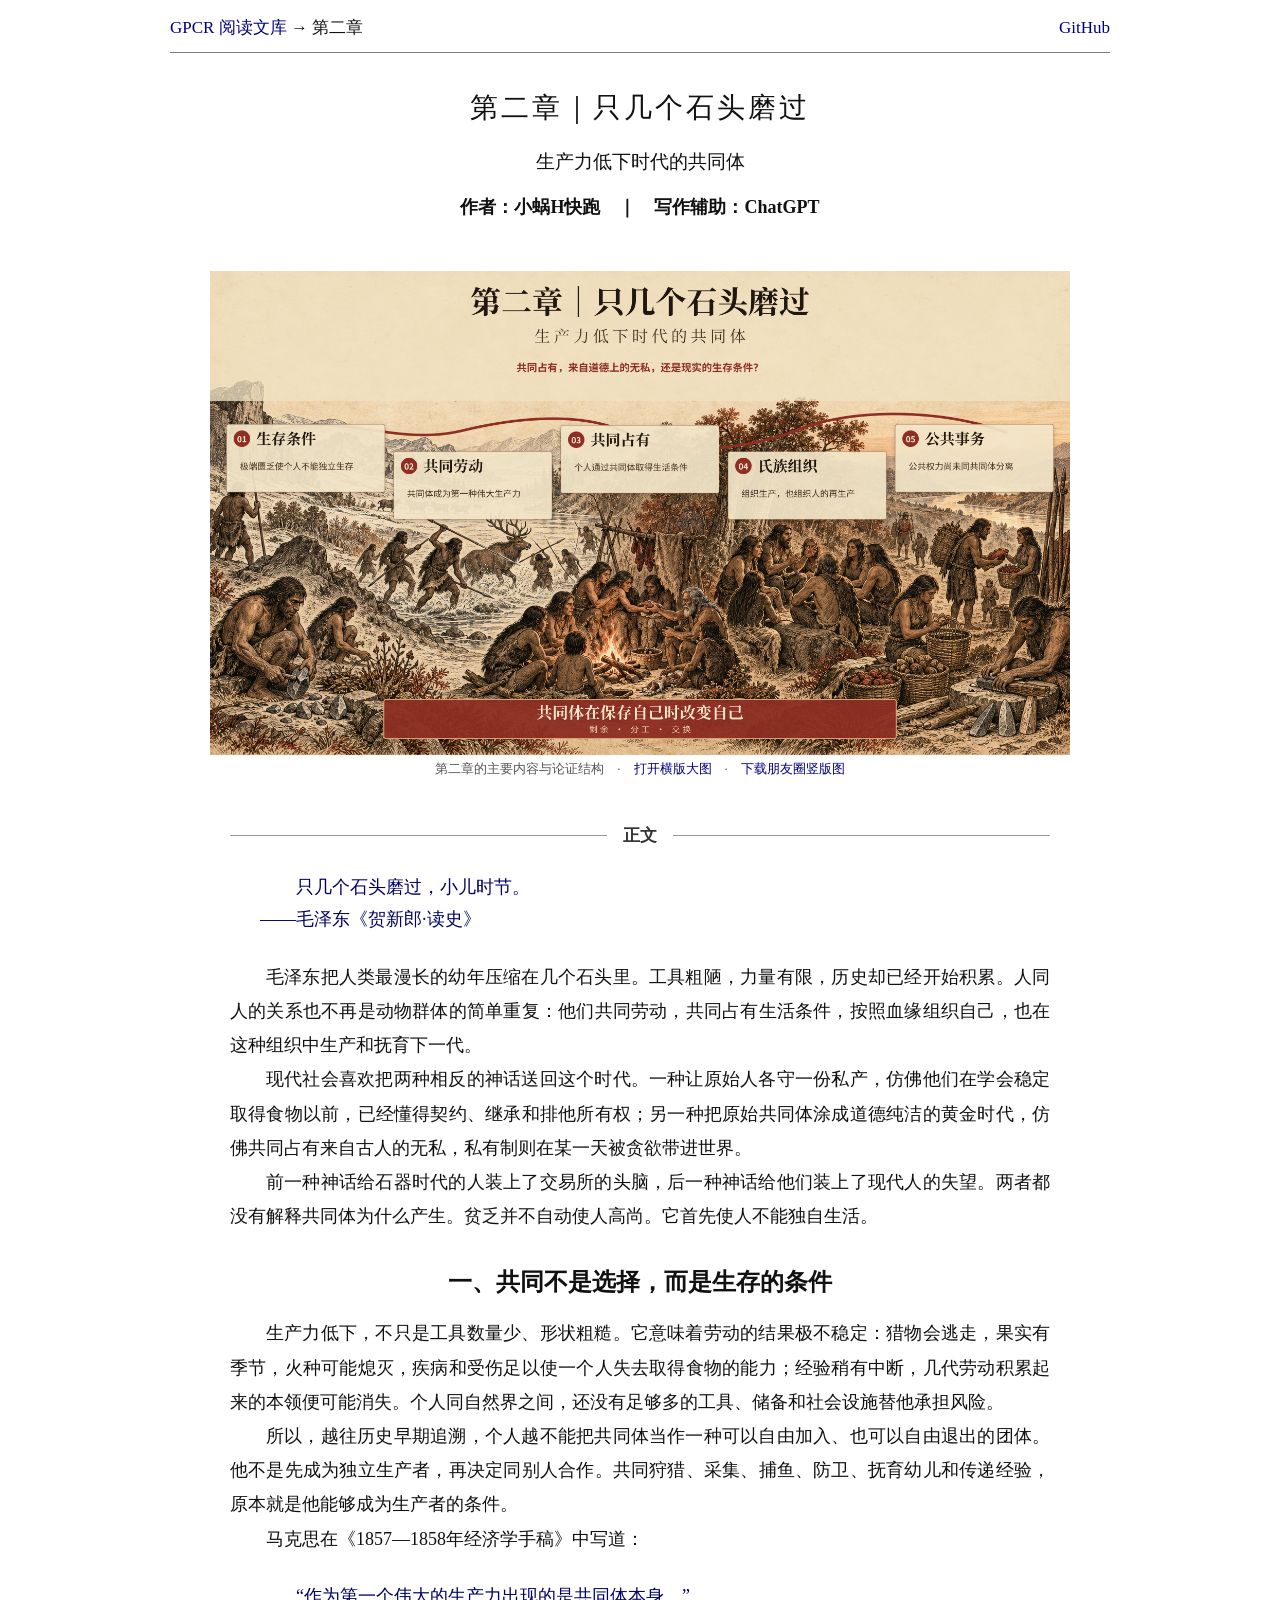
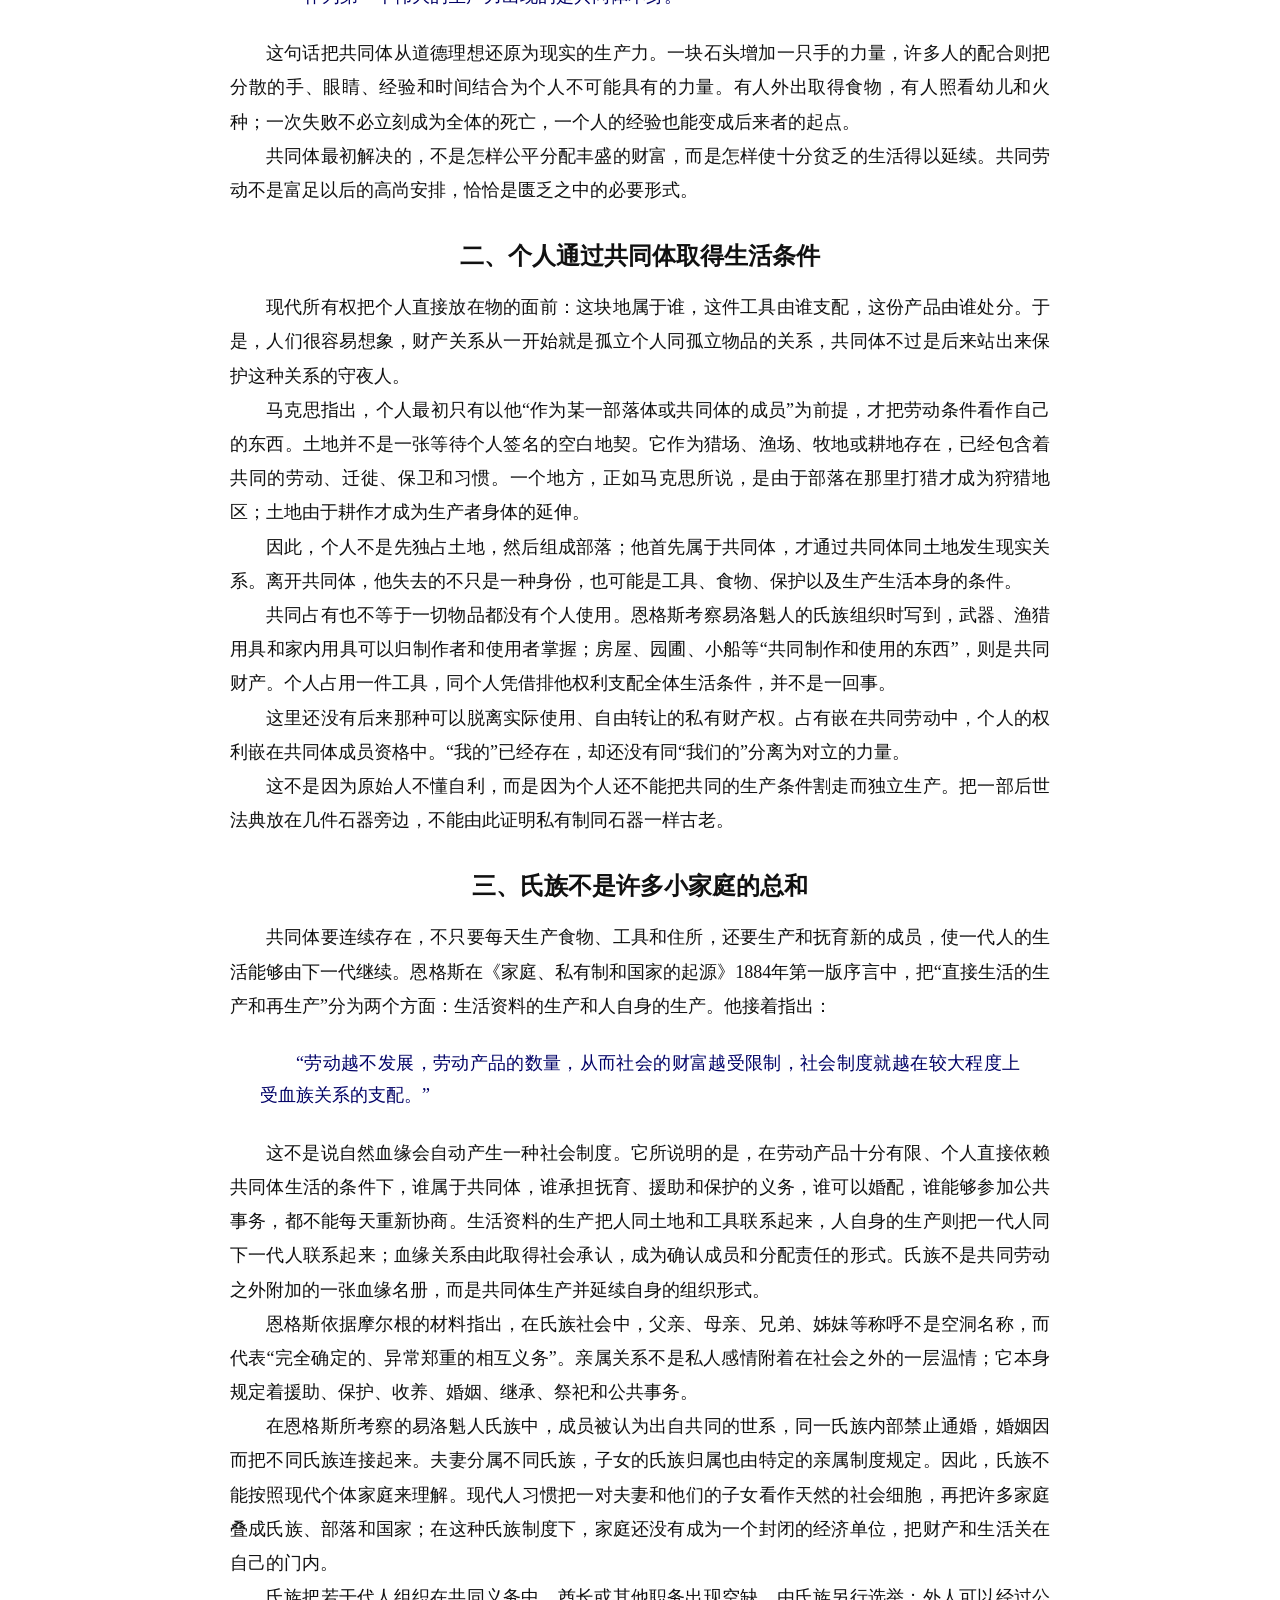
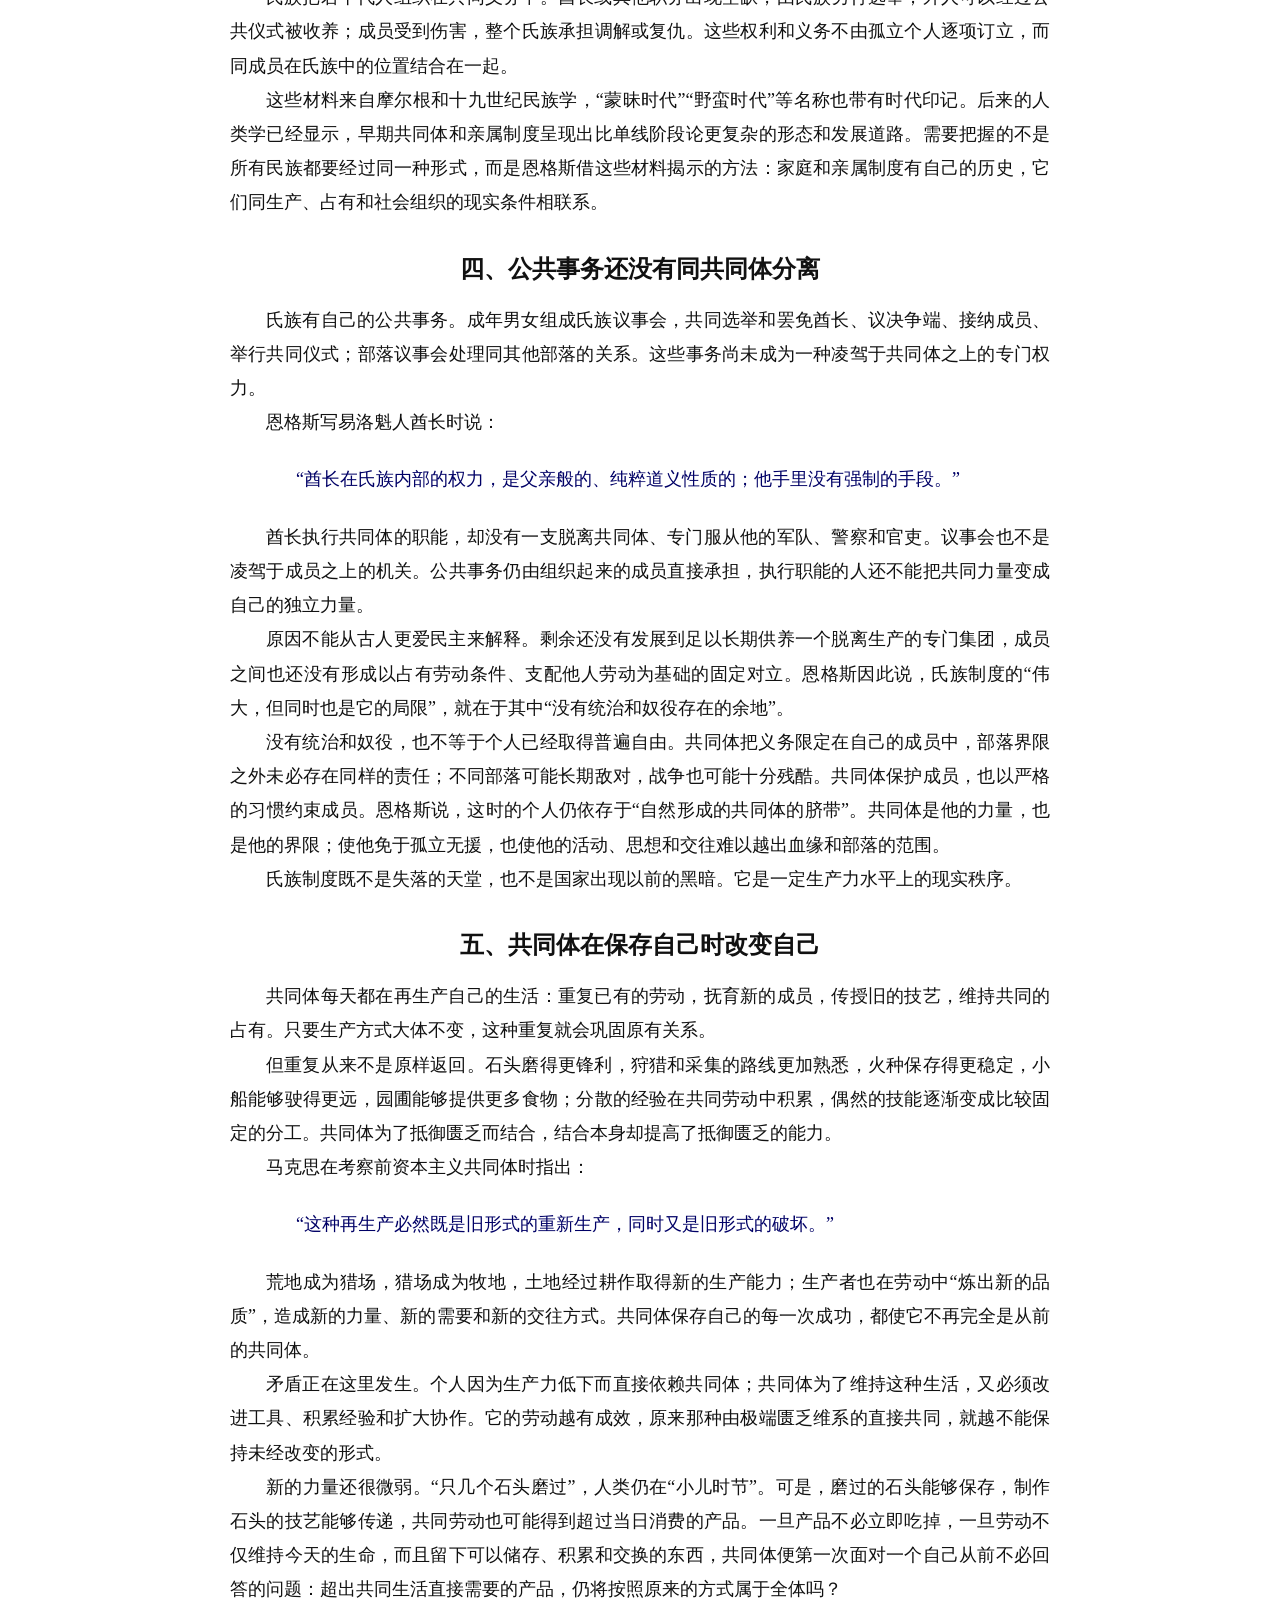
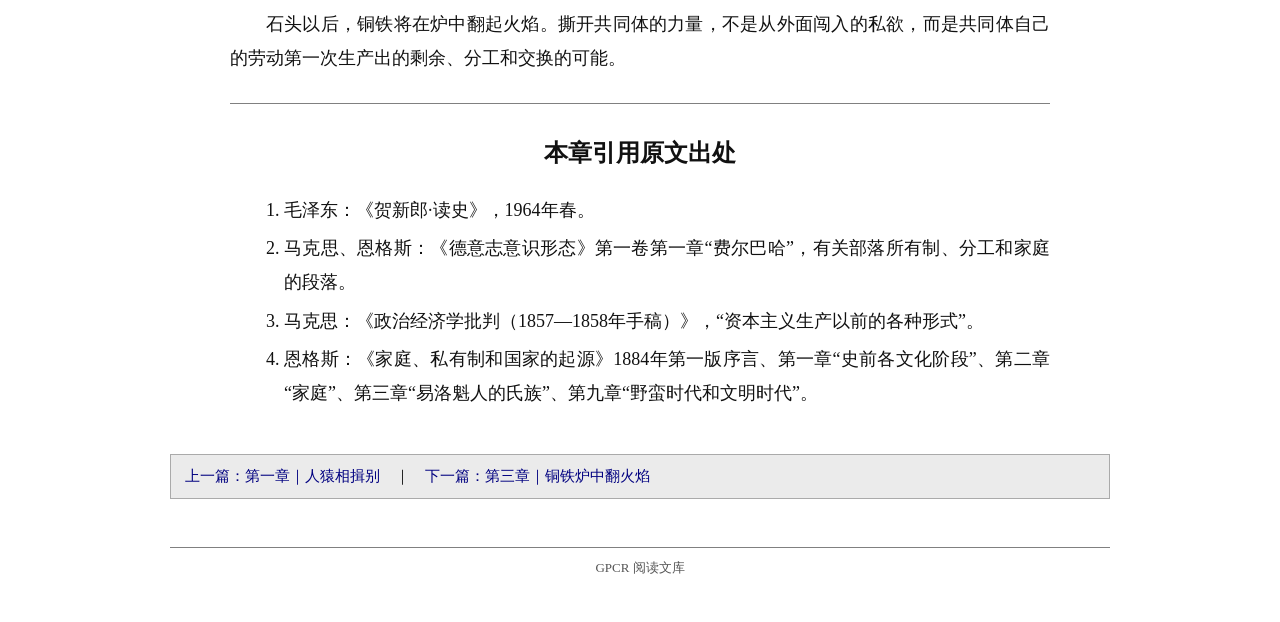
<file: docs/chapters/02/index.html>
<!doctype html>
<html lang="zh-CN">
<head>
  <meta charset="utf-8">
  <meta name="viewport" content="width=device-width, initial-scale=1">
  <title>第二章｜只几个石头磨过——生产力低下时代的共同体｜《贺新郎·读史》新解</title>
  <meta name="description" content="共同体最初不是自由选择，也不是道德理想，而是生产力低下条件下的生存形式。">
  <meta name="author" content="小蜗H快跑">
  <meta property="og:type" content="article">
  <meta property="og:title" content="第二章｜只几个石头磨过——生产力低下时代的共同体">
  <meta property="og:description" content="共同体最初不是自由选择，也不是道德理想，而是生产力低下条件下的生存形式。">
  <meta property="og:url" content="https://snailkorchagin.github.io/GPCR-Reading/chapters/02/">
  <meta property="og:image" content="https://snailkorchagin.github.io/GPCR-Reading/assets/chapter-two-structure-v1.png">
  <link rel="canonical" href="https://snailkorchagin.github.io/GPCR-Reading/chapters/02/">
  <link rel="stylesheet" href="../../assets/site.css">
</head>
<body>
  <header class="site-header">
    <div><a href="../../index.html">GPCR 阅读文库</a> → 第二章</div>
    <a href="https://github.com/SnailKorchagin/GPCR-Reading">GitHub</a>
  </header>
  <hr class="site-rule">
  <main class="article-shell"><article>
  <header class="article-header"><h1>第二章｜只几个石头磨过</h1><p class="subtitle">生产力低下时代的共同体</p><p class="byline">作者：小蜗H快跑　｜　写作辅助：ChatGPT</p></header>
  <figure class="chapter-image chapter-structure-image"><a class="chapter-image-link" href="../../assets/chapter-two-structure-v1.png"><img src="../../assets/chapter-two-structure-v1.png" alt="第二章内容与论证结构：生存条件、共同劳动、共同占有、氏族组织与公共事务"></a><figcaption>第二章的主要内容与论证结构　·　<a href="../../assets/chapter-two-structure-v1.png">打开横版大图</a>　·　<a href="../../assets/chapter-two-wechat-qrcode-v1.png">下载朋友圈竖版图</a></figcaption></figure>
  <div class="text-edition-heading"><span>正文</span></div>
  <div class="prose marxists-prose"><blockquote><p>只几个石头磨过，小儿时节。<br>——毛泽东《贺新郎·读史》</p></blockquote>
<p>毛泽东把人类最漫长的幼年压缩在几个石头里。工具粗陋，力量有限，历史却已经开始积累。人同人的关系也不再是动物群体的简单重复：他们共同劳动，共同占有生活条件，按照血缘组织自己，也在这种组织中生产和抚育下一代。</p>
<p>现代社会喜欢把两种相反的神话送回这个时代。一种让原始人各守一份私产，仿佛他们在学会稳定取得食物以前，已经懂得契约、继承和排他所有权；另一种把原始共同体涂成道德纯洁的黄金时代，仿佛共同占有来自古人的无私，私有制则在某一天被贪欲带进世界。</p>
<p>前一种神话给石器时代的人装上了交易所的头脑，后一种神话给他们装上了现代人的失望。两者都没有解释共同体为什么产生。贫乏并不自动使人高尚。它首先使人不能独自生活。</p>
<h2 id="section-1">一、共同不是选择，而是生存的条件</h2>
<p>生产力低下，不只是工具数量少、形状粗糙。它意味着劳动的结果极不稳定：猎物会逃走，果实有季节，火种可能熄灭，疾病和受伤足以使一个人失去取得食物的能力；经验稍有中断，几代劳动积累起来的本领便可能消失。个人同自然界之间，还没有足够多的工具、储备和社会设施替他承担风险。</p>
<p>所以，越往历史早期追溯，个人越不能把共同体当作一种可以自由加入、也可以自由退出的团体。他不是先成为独立生产者，再决定同别人合作。共同狩猎、采集、捕鱼、防卫、抚育幼儿和传递经验，原本就是他能够成为生产者的条件。</p>
<p>马克思在《1857—1858年经济学手稿》中写道：</p>
<blockquote><p>“作为第一个伟大的生产力出现的是共同体本身。”</p></blockquote>
<p>这句话把共同体从道德理想还原为现实的生产力。一块石头增加一只手的力量，许多人的配合则把分散的手、眼睛、经验和时间结合为个人不可能具有的力量。有人外出取得食物，有人照看幼儿和火种；一次失败不必立刻成为全体的死亡，一个人的经验也能变成后来者的起点。</p>
<p>共同体最初解决的，不是怎样公平分配丰盛的财富，而是怎样使十分贫乏的生活得以延续。共同劳动不是富足以后的高尚安排，恰恰是匮乏之中的必要形式。</p>
<h2 id="section-2">二、个人通过共同体取得生活条件</h2>
<p>现代所有权把个人直接放在物的面前：这块地属于谁，这件工具由谁支配，这份产品由谁处分。于是，人们很容易想象，财产关系从一开始就是孤立个人同孤立物品的关系，共同体不过是后来站出来保护这种关系的守夜人。</p>
<p>马克思指出，个人最初只有以他“作为某一部落体或共同体的成员”为前提，才把劳动条件看作自己的东西。土地并不是一张等待个人签名的空白地契。它作为猎场、渔场、牧地或耕地存在，已经包含着共同的劳动、迁徙、保卫和习惯。一个地方，正如马克思所说，是由于部落在那里打猎才成为狩猎地区；土地由于耕作才成为生产者身体的延伸。</p>
<p>因此，个人不是先独占土地，然后组成部落；他首先属于共同体，才通过共同体同土地发生现实关系。离开共同体，他失去的不只是一种身份，也可能是工具、食物、保护以及生产生活本身的条件。</p>
<p>共同占有也不等于一切物品都没有个人使用。恩格斯考察易洛魁人的氏族组织时写到，武器、渔猎用具和家内用具可以归制作者和使用者掌握；房屋、园圃、小船等“共同制作和使用的东西”，则是共同财产。个人占用一件工具，同个人凭借排他权利支配全体生活条件，并不是一回事。</p>
<p>这里还没有后来那种可以脱离实际使用、自由转让的私有财产权。占有嵌在共同劳动中，个人的权利嵌在共同体成员资格中。“我的”已经存在，却还没有同“我们的”分离为对立的力量。</p>
<p>这不是因为原始人不懂自利，而是因为个人还不能把共同的生产条件割走而独立生产。把一部后世法典放在几件石器旁边，不能由此证明私有制同石器一样古老。</p>
<h2 id="section-3">三、氏族不是许多小家庭的总和</h2>
<p>共同体要连续存在，不只要每天生产食物、工具和住所，还要生产和抚育新的成员，使一代人的生活能够由下一代继续。恩格斯在《家庭、私有制和国家的起源》1884年第一版序言中，把“直接生活的生产和再生产”分为两个方面：生活资料的生产和人自身的生产。他接着指出：</p>
<blockquote><p>“劳动越不发展，劳动产品的数量，从而社会的财富越受限制，社会制度就越在较大程度上受血族关系的支配。”</p></blockquote>
<p>这不是说自然血缘会自动产生一种社会制度。它所说明的是，在劳动产品十分有限、个人直接依赖共同体生活的条件下，谁属于共同体，谁承担抚育、援助和保护的义务，谁可以婚配，谁能够参加公共事务，都不能每天重新协商。生活资料的生产把人同土地和工具联系起来，人自身的生产则把一代人同下一代人联系起来；血缘关系由此取得社会承认，成为确认成员和分配责任的形式。氏族不是共同劳动之外附加的一张血缘名册，而是共同体生产并延续自身的组织形式。</p>
<p>恩格斯依据摩尔根的材料指出，在氏族社会中，父亲、母亲、兄弟、姊妹等称呼不是空洞名称，而代表“完全确定的、异常郑重的相互义务”。亲属关系不是私人感情附着在社会之外的一层温情；它本身规定着援助、保护、收养、婚姻、继承、祭祀和公共事务。</p>
<p>在恩格斯所考察的易洛魁人氏族中，成员被认为出自共同的世系，同一氏族内部禁止通婚，婚姻因而把不同氏族连接起来。夫妻分属不同氏族，子女的氏族归属也由特定的亲属制度规定。因此，氏族不能按照现代个体家庭来理解。现代人习惯把一对夫妻和他们的子女看作天然的社会细胞，再把许多家庭叠成氏族、部落和国家；在这种氏族制度下，家庭还没有成为一个封闭的经济单位，把财产和生活关在自己的门内。</p>
<p>氏族把若干代人组织在共同义务中。酋长或其他职务出现空缺，由氏族另行选举；外人可以经过公共仪式被收养；成员受到伤害，整个氏族承担调解或复仇。这些权利和义务不由孤立个人逐项订立，而同成员在氏族中的位置结合在一起。</p>
<p>这些材料来自摩尔根和十九世纪民族学，“蒙昧时代”“野蛮时代”等名称也带有时代印记。后来的人类学已经显示，早期共同体和亲属制度呈现出比单线阶段论更复杂的形态和发展道路。需要把握的不是所有民族都要经过同一种形式，而是恩格斯借这些材料揭示的方法：家庭和亲属制度有自己的历史，它们同生产、占有和社会组织的现实条件相联系。</p>
<h2 id="section-4">四、公共事务还没有同共同体分离</h2>
<p>氏族有自己的公共事务。成年男女组成氏族议事会，共同选举和罢免酋长、议决争端、接纳成员、举行共同仪式；部落议事会处理同其他部落的关系。这些事务尚未成为一种凌驾于共同体之上的专门权力。</p>
<p>恩格斯写易洛魁人酋长时说：</p>
<blockquote><p>“酋长在氏族内部的权力，是父亲般的、纯粹道义性质的；他手里没有强制的手段。”</p></blockquote>
<p>酋长执行共同体的职能，却没有一支脱离共同体、专门服从他的军队、警察和官吏。议事会也不是凌驾于成员之上的机关。公共事务仍由组织起来的成员直接承担，执行职能的人还不能把共同力量变成自己的独立力量。</p>
<p>原因不能从古人更爱民主来解释。剩余还没有发展到足以长期供养一个脱离生产的专门集团，成员之间也还没有形成以占有劳动条件、支配他人劳动为基础的固定对立。恩格斯因此说，氏族制度的“伟大，但同时也是它的局限”，就在于其中“没有统治和奴役存在的余地”。</p>
<p>没有统治和奴役，也不等于个人已经取得普遍自由。共同体把义务限定在自己的成员中，部落界限之外未必存在同样的责任；不同部落可能长期敌对，战争也可能十分残酷。共同体保护成员，也以严格的习惯约束成员。恩格斯说，这时的个人仍依存于“自然形成的共同体的脐带”。共同体是他的力量，也是他的界限；使他免于孤立无援，也使他的活动、思想和交往难以越出血缘和部落的范围。</p>
<p>氏族制度既不是失落的天堂，也不是国家出现以前的黑暗。它是一定生产力水平上的现实秩序。</p>
<h2 id="section-5">五、共同体在保存自己时改变自己</h2>
<p>共同体每天都在再生产自己的生活：重复已有的劳动，抚育新的成员，传授旧的技艺，维持共同的占有。只要生产方式大体不变，这种重复就会巩固原有关系。</p>
<p>但重复从来不是原样返回。石头磨得更锋利，狩猎和采集的路线更加熟悉，火种保存得更稳定，小船能够驶得更远，园圃能够提供更多食物；分散的经验在共同劳动中积累，偶然的技能逐渐变成比较固定的分工。共同体为了抵御匮乏而结合，结合本身却提高了抵御匮乏的能力。</p>
<p>马克思在考察前资本主义共同体时指出：</p>
<blockquote><p>“这种再生产必然既是旧形式的重新生产，同时又是旧形式的破坏。”</p></blockquote>
<p>荒地成为猎场，猎场成为牧地，土地经过耕作取得新的生产能力；生产者也在劳动中“炼出新的品质”，造成新的力量、新的需要和新的交往方式。共同体保存自己的每一次成功，都使它不再完全是从前的共同体。</p>
<p>矛盾正在这里发生。个人因为生产力低下而直接依赖共同体；共同体为了维持这种生活，又必须改进工具、积累经验和扩大协作。它的劳动越有成效，原来那种由极端匮乏维系的直接共同，就越不能保持未经改变的形式。</p>
<p>新的力量还很微弱。“只几个石头磨过”，人类仍在“小儿时节”。可是，磨过的石头能够保存，制作石头的技艺能够传递，共同劳动也可能得到超过当日消费的产品。一旦产品不必立即吃掉，一旦劳动不仅维持今天的生命，而且留下可以储存、积累和交换的东西，共同体便第一次面对一个自己从前不必回答的问题：超出共同生活直接需要的产品，仍将按照原来的方式属于全体吗？</p>
<p>石头以后，铜铁将在炉中翻起火焰。撕开共同体的力量，不是从外面闯入的私欲，而是共同体自己的劳动第一次生产出的剩余、分工和交换的可能。</p>
<hr>
<h2 id="section-7">本章引用原文出处</h2>
<ol><li>毛泽东：《贺新郎·读史》，1964年春。</li><li>马克思、恩格斯：《德意志意识形态》第一卷第一章“费尔巴哈”，有关部落所有制、分工和家庭的段落。</li><li>马克思：《政治经济学批判（1857—1858年手稿）》，“资本主义生产以前的各种形式”。</li><li>恩格斯：《家庭、私有制和国家的起源》1884年第一版序言、第一章“史前各文化阶段”、第二章“家庭”、第三章“易洛魁人的氏族”、第九章“野蛮时代和文明时代”。</li></ol></div>
  <aside class="forthcoming"><a href="../01/index.html">上一篇：第一章｜人猿相揖别</a>　｜　<a href="../03/index.html">下一篇：第三章｜铜铁炉中翻火焰</a></aside>
</article></main>
  <footer><hr><p>GPCR 阅读文库</p></footer>
</body>
</html>
</file>
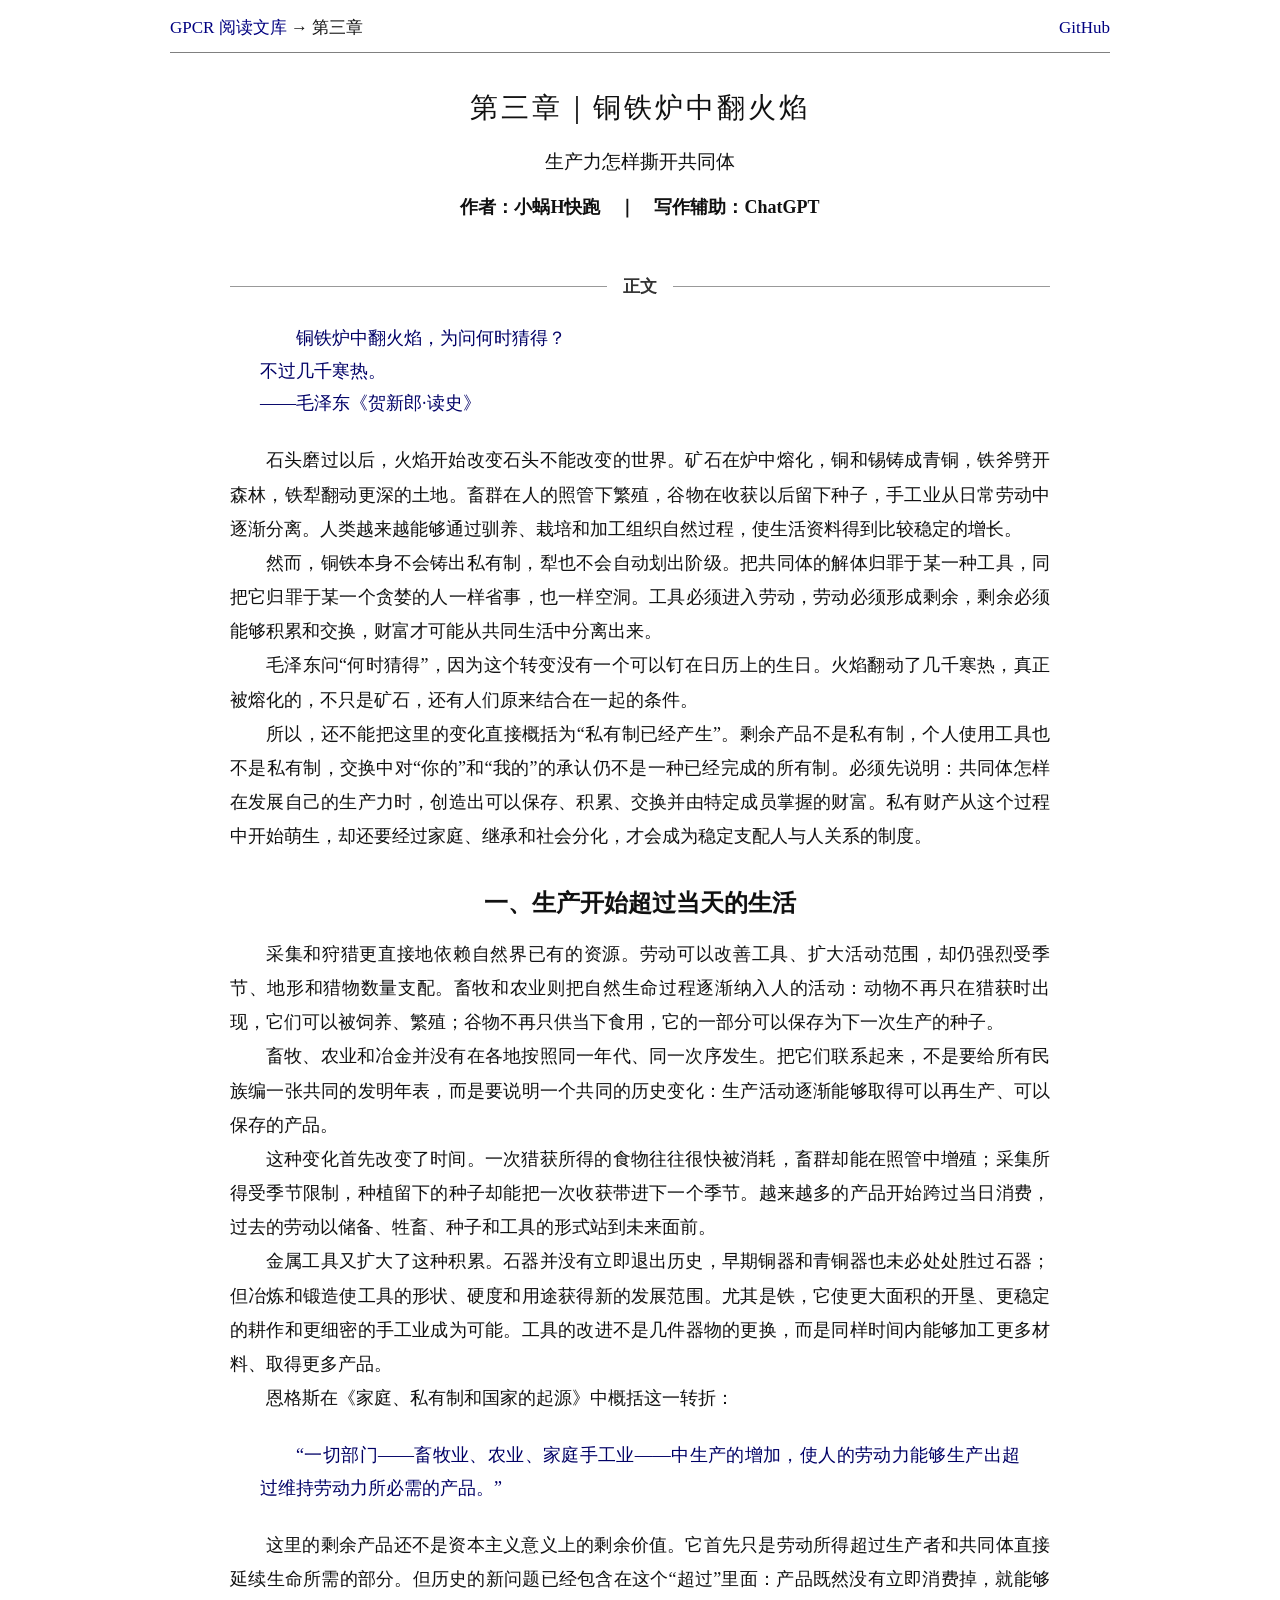
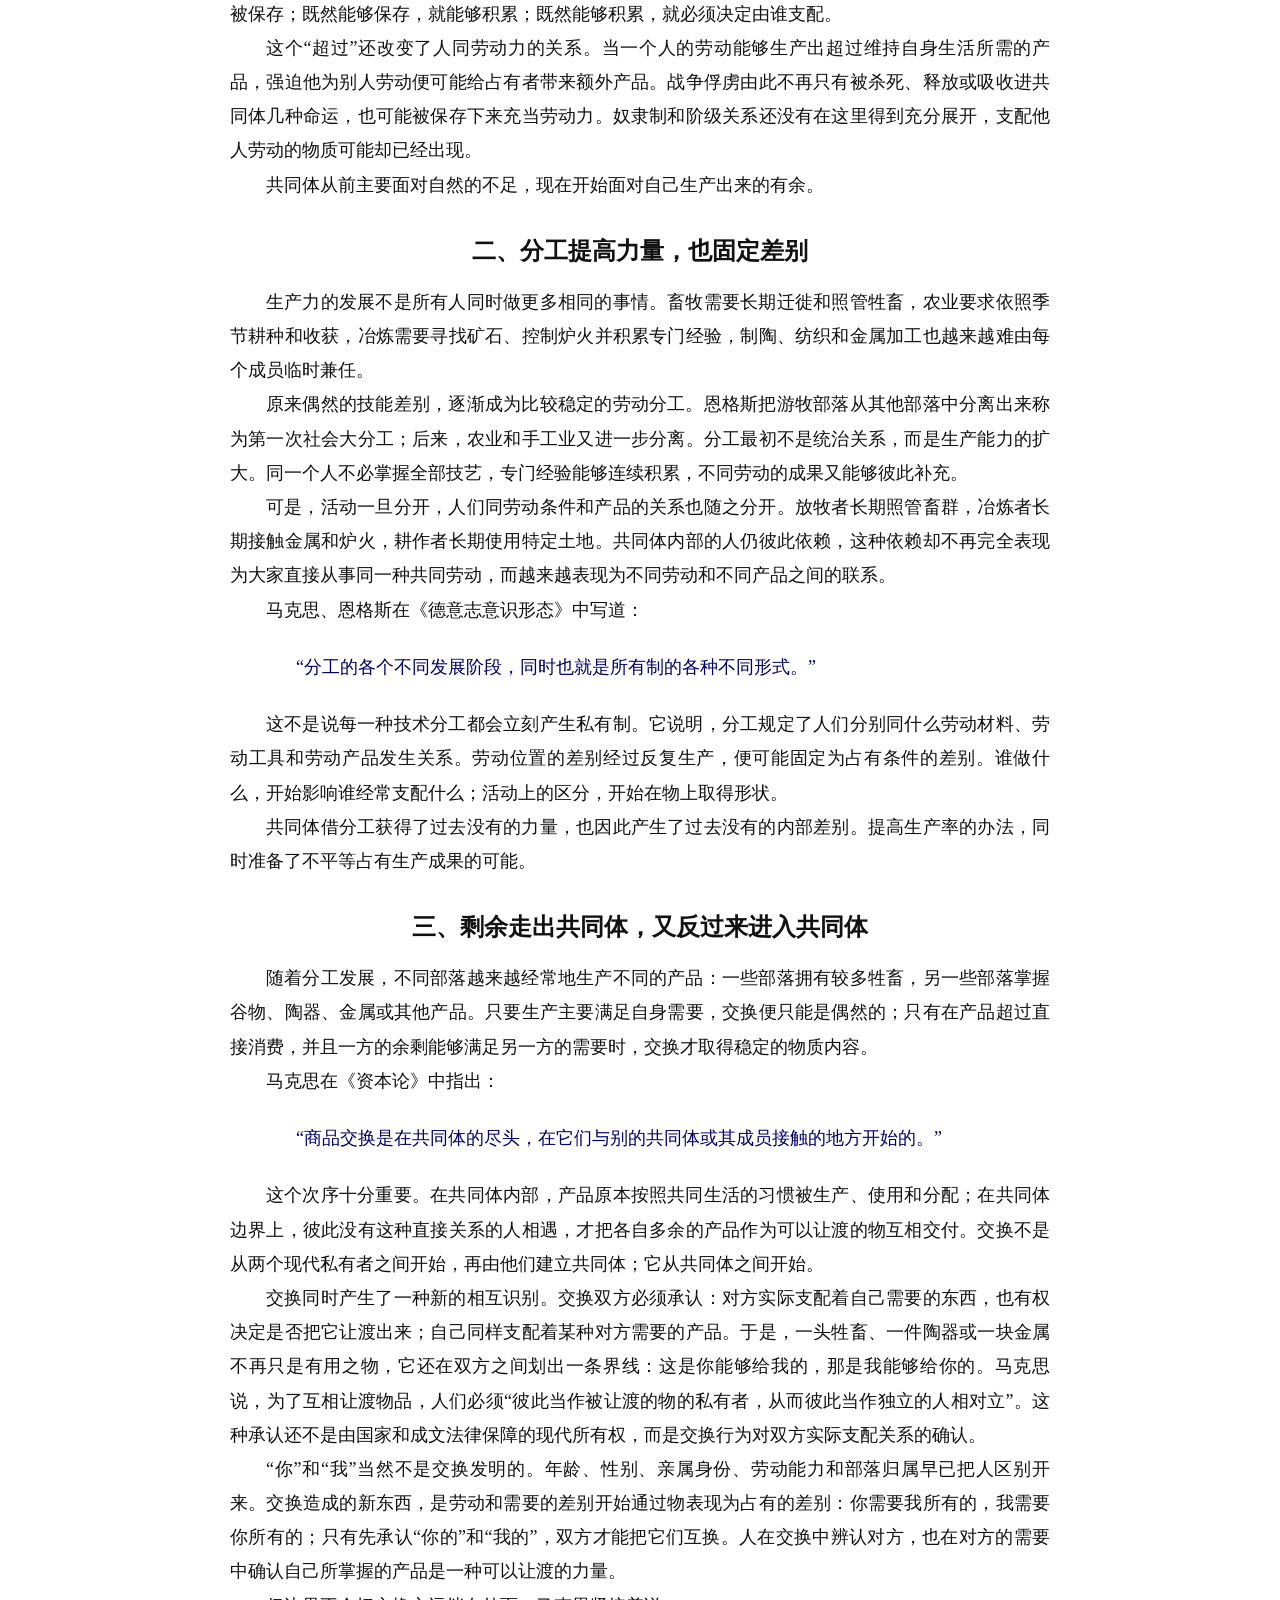
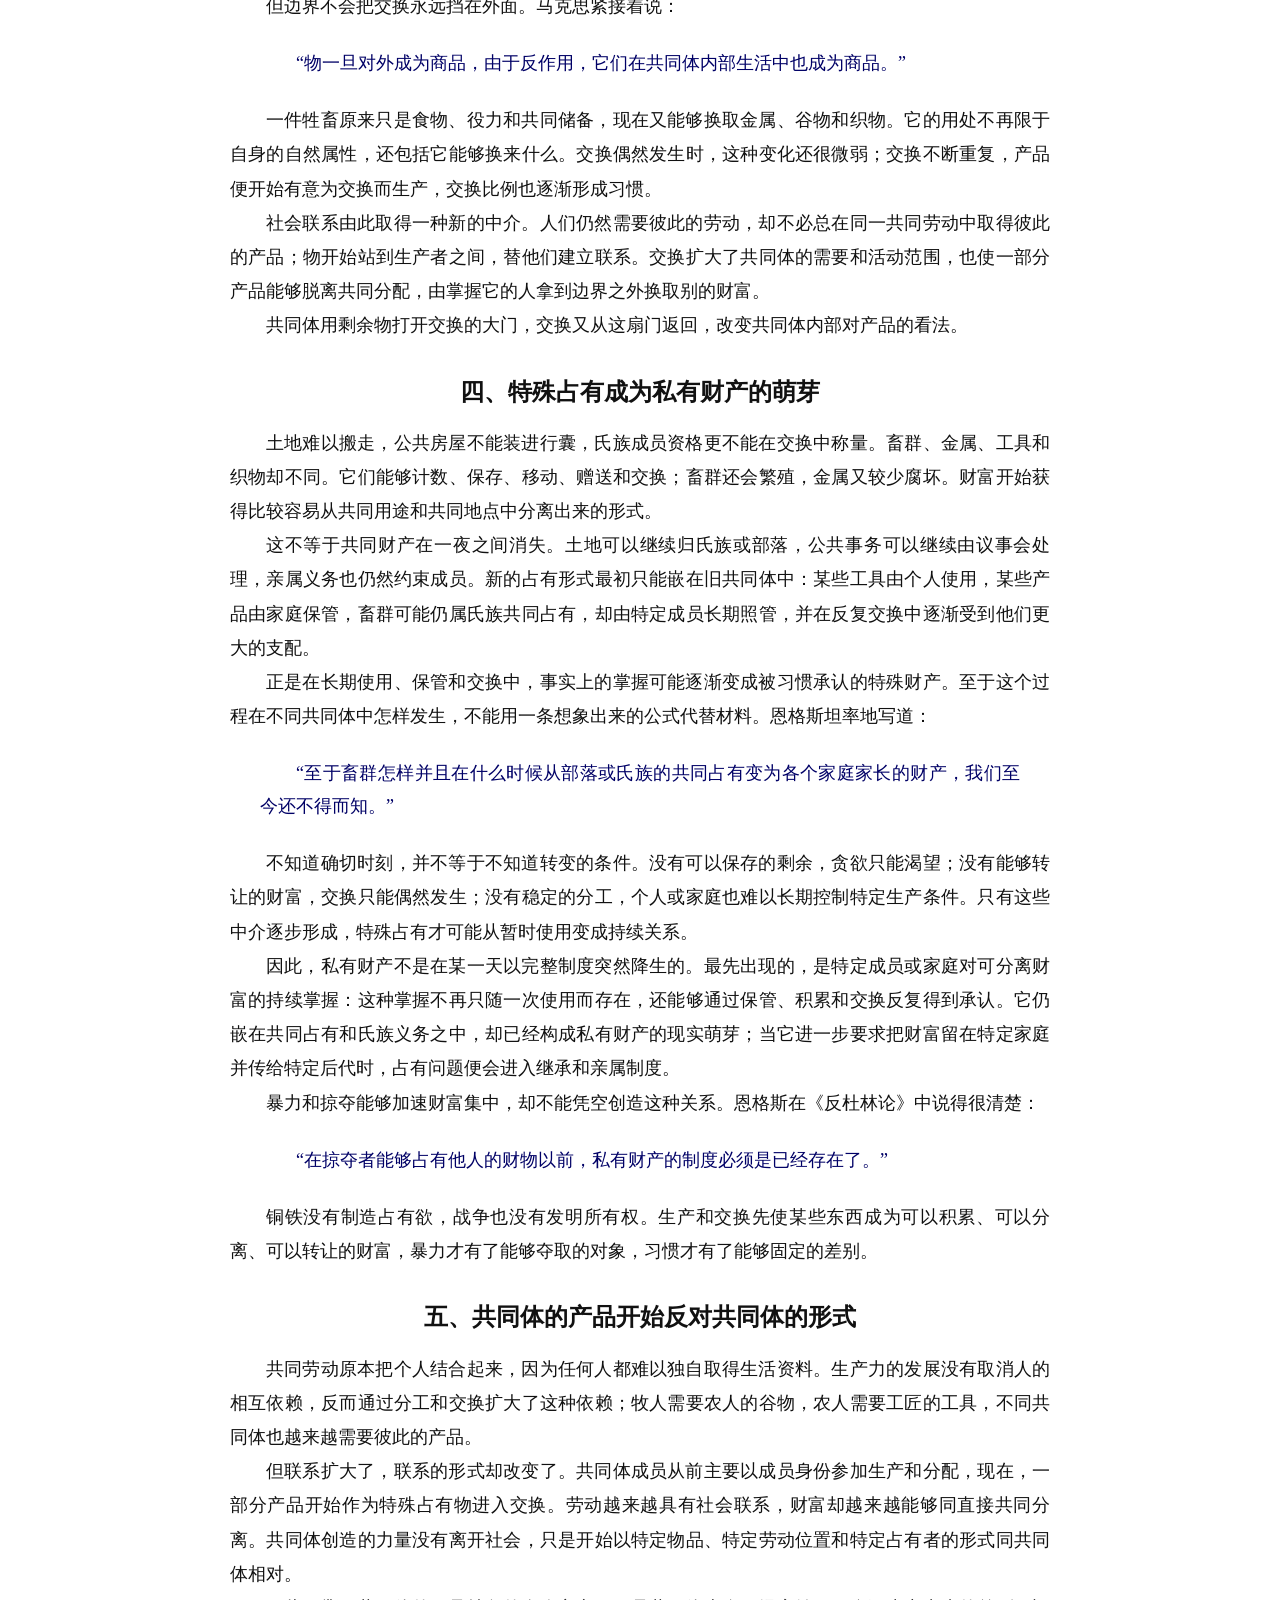
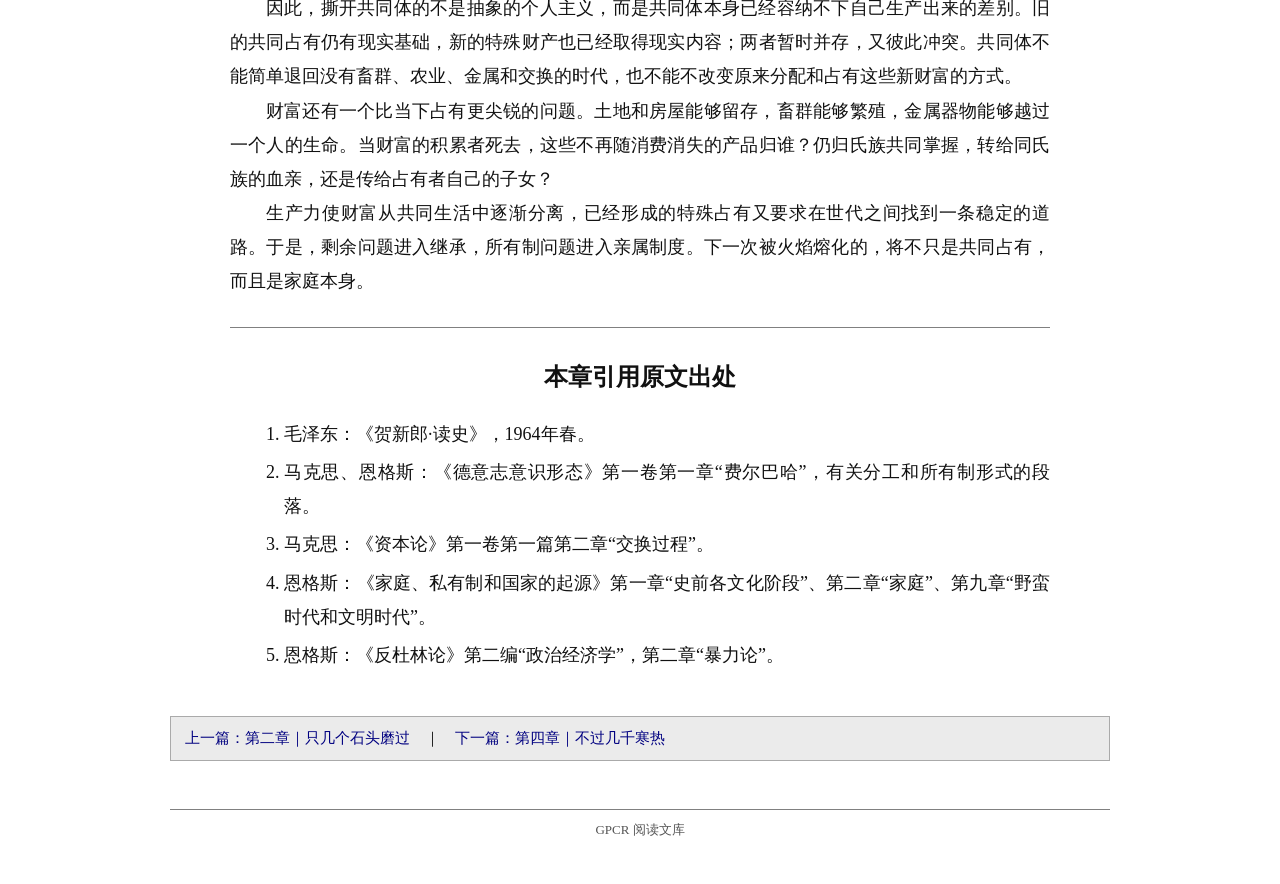
<file: docs/chapters/03/index.html>
<!doctype html>
<html lang="zh-CN">
<head>
  <meta charset="utf-8">
  <meta name="viewport" content="width=device-width, initial-scale=1">
  <title>第三章｜铜铁炉中翻火焰——生产力怎样撕开共同体｜《贺新郎·读史》新解</title>
  <meta name="description" content="石头磨过以后，火焰开始改变石头不能改变的世界。矿石在炉中熔化，铜和锡铸成青铜，铁斧劈开森林，铁犁翻动更深的土地。畜群在人的照管下繁殖，谷物在收获以后留下种子，手工业从日常劳动中逐渐分离。人类越来越能够通过驯养、栽培和加工组织自然过程，使生活资料得到比较稳定的增长。">
  <meta name="author" content="小蜗H快跑">
  <meta property="og:type" content="article">
  <meta property="og:title" content="第三章｜铜铁炉中翻火焰——生产力怎样撕开共同体">
  <meta property="og:description" content="石头磨过以后，火焰开始改变石头不能改变的世界。矿石在炉中熔化，铜和锡铸成青铜，铁斧劈开森林，铁犁翻动更深的土地。畜群在人的照管下繁殖，谷物在收获以后留下种子，手工业从日常劳动中逐渐分离。人类越来越能够通过驯养、栽培和加工组织自然过程，使生活资料得到比较稳定的增长。">
  <meta property="og:url" content="https://snailkorchagin.github.io/GPCR-Reading/chapters/03/">
  <meta property="og:image" content="https://snailkorchagin.github.io/GPCR-Reading/assets/preface-hero.png">
  <link rel="canonical" href="https://snailkorchagin.github.io/GPCR-Reading/chapters/03/">
  <link rel="stylesheet" href="../../assets/site.css">
</head>
<body>
  <header class="site-header">
    <div><a href="../../index.html">GPCR 阅读文库</a> → 第三章</div>
    <a href="https://github.com/SnailKorchagin/GPCR-Reading">GitHub</a>
  </header>
  <hr class="site-rule">
  <main class="article-shell"><article>
  <header class="article-header"><h1>第三章｜铜铁炉中翻火焰</h1><p class="subtitle">生产力怎样撕开共同体</p><p class="byline">作者：小蜗H快跑　｜　写作辅助：ChatGPT</p></header>
  <div class="text-edition-heading"><span>正文</span></div>
  <div class="prose marxists-prose"><blockquote><p>铜铁炉中翻火焰，为问何时猜得？<br>不过几千寒热。<br>——毛泽东《贺新郎·读史》</p></blockquote>
<p>石头磨过以后，火焰开始改变石头不能改变的世界。矿石在炉中熔化，铜和锡铸成青铜，铁斧劈开森林，铁犁翻动更深的土地。畜群在人的照管下繁殖，谷物在收获以后留下种子，手工业从日常劳动中逐渐分离。人类越来越能够通过驯养、栽培和加工组织自然过程，使生活资料得到比较稳定的增长。</p>
<p>然而，铜铁本身不会铸出私有制，犁也不会自动划出阶级。把共同体的解体归罪于某一种工具，同把它归罪于某一个贪婪的人一样省事，也一样空洞。工具必须进入劳动，劳动必须形成剩余，剩余必须能够积累和交换，财富才可能从共同生活中分离出来。</p>
<p>毛泽东问“何时猜得”，因为这个转变没有一个可以钉在日历上的生日。火焰翻动了几千寒热，真正被熔化的，不只是矿石，还有人们原来结合在一起的条件。</p>
<p>所以，还不能把这里的变化直接概括为“私有制已经产生”。剩余产品不是私有制，个人使用工具也不是私有制，交换中对“你的”和“我的”的承认仍不是一种已经完成的所有制。必须先说明：共同体怎样在发展自己的生产力时，创造出可以保存、积累、交换并由特定成员掌握的财富。私有财产从这个过程中开始萌生，却还要经过家庭、继承和社会分化，才会成为稳定支配人与人关系的制度。</p>
<h2 id="section-1">一、生产开始超过当天的生活</h2>
<p>采集和狩猎更直接地依赖自然界已有的资源。劳动可以改善工具、扩大活动范围，却仍强烈受季节、地形和猎物数量支配。畜牧和农业则把自然生命过程逐渐纳入人的活动：动物不再只在猎获时出现，它们可以被饲养、繁殖；谷物不再只供当下食用，它的一部分可以保存为下一次生产的种子。</p>
<p>畜牧、农业和冶金并没有在各地按照同一年代、同一次序发生。把它们联系起来，不是要给所有民族编一张共同的发明年表，而是要说明一个共同的历史变化：生产活动逐渐能够取得可以再生产、可以保存的产品。</p>
<p>这种变化首先改变了时间。一次猎获所得的食物往往很快被消耗，畜群却能在照管中增殖；采集所得受季节限制，种植留下的种子却能把一次收获带进下一个季节。越来越多的产品开始跨过当日消费，过去的劳动以储备、牲畜、种子和工具的形式站到未来面前。</p>
<p>金属工具又扩大了这种积累。石器并没有立即退出历史，早期铜器和青铜器也未必处处胜过石器；但冶炼和锻造使工具的形状、硬度和用途获得新的发展范围。尤其是铁，它使更大面积的开垦、更稳定的耕作和更细密的手工业成为可能。工具的改进不是几件器物的更换，而是同样时间内能够加工更多材料、取得更多产品。</p>
<p>恩格斯在《家庭、私有制和国家的起源》中概括这一转折：</p>
<blockquote><p>“一切部门——畜牧业、农业、家庭手工业——中生产的增加，使人的劳动力能够生产出超过维持劳动力所必需的产品。”</p></blockquote>
<p>这里的剩余产品还不是资本主义意义上的剩余价值。它首先只是劳动所得超过生产者和共同体直接延续生命所需的部分。但历史的新问题已经包含在这个“超过”里面：产品既然没有立即消费掉，就能够被保存；既然能够保存，就能够积累；既然能够积累，就必须决定由谁支配。</p>
<p>这个“超过”还改变了人同劳动力的关系。当一个人的劳动能够生产出超过维持自身生活所需的产品，强迫他为别人劳动便可能给占有者带来额外产品。战争俘虏由此不再只有被杀死、释放或吸收进共同体几种命运，也可能被保存下来充当劳动力。奴隶制和阶级关系还没有在这里得到充分展开，支配他人劳动的物质可能却已经出现。</p>
<p>共同体从前主要面对自然的不足，现在开始面对自己生产出来的有余。</p>
<h2 id="section-2">二、分工提高力量，也固定差别</h2>
<p>生产力的发展不是所有人同时做更多相同的事情。畜牧需要长期迁徙和照管牲畜，农业要求依照季节耕种和收获，冶炼需要寻找矿石、控制炉火并积累专门经验，制陶、纺织和金属加工也越来越难由每个成员临时兼任。</p>
<p>原来偶然的技能差别，逐渐成为比较稳定的劳动分工。恩格斯把游牧部落从其他部落中分离出来称为第一次社会大分工；后来，农业和手工业又进一步分离。分工最初不是统治关系，而是生产能力的扩大。同一个人不必掌握全部技艺，专门经验能够连续积累，不同劳动的成果又能够彼此补充。</p>
<p>可是，活动一旦分开，人们同劳动条件和产品的关系也随之分开。放牧者长期照管畜群，冶炼者长期接触金属和炉火，耕作者长期使用特定土地。共同体内部的人仍彼此依赖，这种依赖却不再完全表现为大家直接从事同一种共同劳动，而越来越表现为不同劳动和不同产品之间的联系。</p>
<p>马克思、恩格斯在《德意志意识形态》中写道：</p>
<blockquote><p>“分工的各个不同发展阶段，同时也就是所有制的各种不同形式。”</p></blockquote>
<p>这不是说每一种技术分工都会立刻产生私有制。它说明，分工规定了人们分别同什么劳动材料、劳动工具和劳动产品发生关系。劳动位置的差别经过反复生产，便可能固定为占有条件的差别。谁做什么，开始影响谁经常支配什么；活动上的区分，开始在物上取得形状。</p>
<p>共同体借分工获得了过去没有的力量，也因此产生了过去没有的内部差别。提高生产率的办法，同时准备了不平等占有生产成果的可能。</p>
<h2 id="section-3">三、剩余走出共同体，又反过来进入共同体</h2>
<p>随着分工发展，不同部落越来越经常地生产不同的产品：一些部落拥有较多牲畜，另一些部落掌握谷物、陶器、金属或其他产品。只要生产主要满足自身需要，交换便只能是偶然的；只有在产品超过直接消费，并且一方的余剩能够满足另一方的需要时，交换才取得稳定的物质内容。</p>
<p>马克思在《资本论》中指出：</p>
<blockquote><p>“商品交换是在共同体的尽头，在它们与别的共同体或其成员接触的地方开始的。”</p></blockquote>
<p>这个次序十分重要。在共同体内部，产品原本按照共同生活的习惯被生产、使用和分配；在共同体边界上，彼此没有这种直接关系的人相遇，才把各自多余的产品作为可以让渡的物互相交付。交换不是从两个现代私有者之间开始，再由他们建立共同体；它从共同体之间开始。</p>
<p>交换同时产生了一种新的相互识别。交换双方必须承认：对方实际支配着自己需要的东西，也有权决定是否把它让渡出来；自己同样支配着某种对方需要的产品。于是，一头牲畜、一件陶器或一块金属不再只是有用之物，它还在双方之间划出一条界线：这是你能够给我的，那是我能够给你的。马克思说，为了互相让渡物品，人们必须“彼此当作被让渡的物的私有者，从而彼此当作独立的人相对立”。这种承认还不是由国家和成文法律保障的现代所有权，而是交换行为对双方实际支配关系的确认。</p>
<p>“你”和“我”当然不是交换发明的。年龄、性别、亲属身份、劳动能力和部落归属早已把人区别开来。交换造成的新东西，是劳动和需要的差别开始通过物表现为占有的差别：你需要我所有的，我需要你所有的；只有先承认“你的”和“我的”，双方才能把它们互换。人在交换中辨认对方，也在对方的需要中确认自己所掌握的产品是一种可以让渡的力量。</p>
<p>但边界不会把交换永远挡在外面。马克思紧接着说：</p>
<blockquote><p>“物一旦对外成为商品，由于反作用，它们在共同体内部生活中也成为商品。”</p></blockquote>
<p>一件牲畜原来只是食物、役力和共同储备，现在又能够换取金属、谷物和织物。它的用处不再限于自身的自然属性，还包括它能够换来什么。交换偶然发生时，这种变化还很微弱；交换不断重复，产品便开始有意为交换而生产，交换比例也逐渐形成习惯。</p>
<p>社会联系由此取得一种新的中介。人们仍然需要彼此的劳动，却不必总在同一共同劳动中取得彼此的产品；物开始站到生产者之间，替他们建立联系。交换扩大了共同体的需要和活动范围，也使一部分产品能够脱离共同分配，由掌握它的人拿到边界之外换取别的财富。</p>
<p>共同体用剩余物打开交换的大门，交换又从这扇门返回，改变共同体内部对产品的看法。</p>
<h2 id="section-4">四、特殊占有成为私有财产的萌芽</h2>
<p>土地难以搬走，公共房屋不能装进行囊，氏族成员资格更不能在交换中称量。畜群、金属、工具和织物却不同。它们能够计数、保存、移动、赠送和交换；畜群还会繁殖，金属又较少腐坏。财富开始获得比较容易从共同用途和共同地点中分离出来的形式。</p>
<p>这不等于共同财产在一夜之间消失。土地可以继续归氏族或部落，公共事务可以继续由议事会处理，亲属义务也仍然约束成员。新的占有形式最初只能嵌在旧共同体中：某些工具由个人使用，某些产品由家庭保管，畜群可能仍属氏族共同占有，却由特定成员长期照管，并在反复交换中逐渐受到他们更大的支配。</p>
<p>正是在长期使用、保管和交换中，事实上的掌握可能逐渐变成被习惯承认的特殊财产。至于这个过程在不同共同体中怎样发生，不能用一条想象出来的公式代替材料。恩格斯坦率地写道：</p>
<blockquote><p>“至于畜群怎样并且在什么时候从部落或氏族的共同占有变为各个家庭家长的财产，我们至今还不得而知。”</p></blockquote>
<p>不知道确切时刻，并不等于不知道转变的条件。没有可以保存的剩余，贪欲只能渴望；没有能够转让的财富，交换只能偶然发生；没有稳定的分工，个人或家庭也难以长期控制特定生产条件。只有这些中介逐步形成，特殊占有才可能从暂时使用变成持续关系。</p>
<p>因此，私有财产不是在某一天以完整制度突然降生的。最先出现的，是特定成员或家庭对可分离财富的持续掌握：这种掌握不再只随一次使用而存在，还能够通过保管、积累和交换反复得到承认。它仍嵌在共同占有和氏族义务之中，却已经构成私有财产的现实萌芽；当它进一步要求把财富留在特定家庭并传给特定后代时，占有问题便会进入继承和亲属制度。</p>
<p>暴力和掠夺能够加速财富集中，却不能凭空创造这种关系。恩格斯在《反杜林论》中说得很清楚：</p>
<blockquote><p>“在掠夺者能够占有他人的财物以前，私有财产的制度必须是已经存在了。”</p></blockquote>
<p>铜铁没有制造占有欲，战争也没有发明所有权。生产和交换先使某些东西成为可以积累、可以分离、可以转让的财富，暴力才有了能够夺取的对象，习惯才有了能够固定的差别。</p>
<h2 id="section-5">五、共同体的产品开始反对共同体的形式</h2>
<p>共同劳动原本把个人结合起来，因为任何人都难以独自取得生活资料。生产力的发展没有取消人的相互依赖，反而通过分工和交换扩大了这种依赖；牧人需要农人的谷物，农人需要工匠的工具，不同共同体也越来越需要彼此的产品。</p>
<p>但联系扩大了，联系的形式却改变了。共同体成员从前主要以成员身份参加生产和分配，现在，一部分产品开始作为特殊占有物进入交换。劳动越来越具有社会联系，财富却越来越能够同直接共同分离。共同体创造的力量没有离开社会，只是开始以特定物品、特定劳动位置和特定占有者的形式同共同体相对。</p>
<p>因此，撕开共同体的不是抽象的个人主义，而是共同体本身已经容纳不下自己生产出来的差别。旧的共同占有仍有现实基础，新的特殊财产也已经取得现实内容；两者暂时并存，又彼此冲突。共同体不能简单退回没有畜群、农业、金属和交换的时代，也不能不改变原来分配和占有这些新财富的方式。</p>
<p>财富还有一个比当下占有更尖锐的问题。土地和房屋能够留存，畜群能够繁殖，金属器物能够越过一个人的生命。当财富的积累者死去，这些不再随消费消失的产品归谁？仍归氏族共同掌握，转给同氏族的血亲，还是传给占有者自己的子女？</p>
<p>生产力使财富从共同生活中逐渐分离，已经形成的特殊占有又要求在世代之间找到一条稳定的道路。于是，剩余问题进入继承，所有制问题进入亲属制度。下一次被火焰熔化的，将不只是共同占有，而且是家庭本身。</p>
<hr>
<h2 id="section-7">本章引用原文出处</h2>
<ol><li>毛泽东：《贺新郎·读史》，1964年春。</li><li>马克思、恩格斯：《德意志意识形态》第一卷第一章“费尔巴哈”，有关分工和所有制形式的段落。</li><li>马克思：《资本论》第一卷第一篇第二章“交换过程”。</li><li>恩格斯：《家庭、私有制和国家的起源》第一章“史前各文化阶段”、第二章“家庭”、第九章“野蛮时代和文明时代”。</li><li>恩格斯：《反杜林论》第二编“政治经济学”，第二章“暴力论”。</li></ol></div>
  <aside class="forthcoming"><a href="../02/index.html">上一篇：第二章｜只几个石头磨过</a>　｜　<a href="../04/index.html">下一篇：第四章｜不过几千寒热</a></aside>
</article></main>
  <footer><hr><p>GPCR 阅读文库</p></footer>
</body>
</html>
</file>
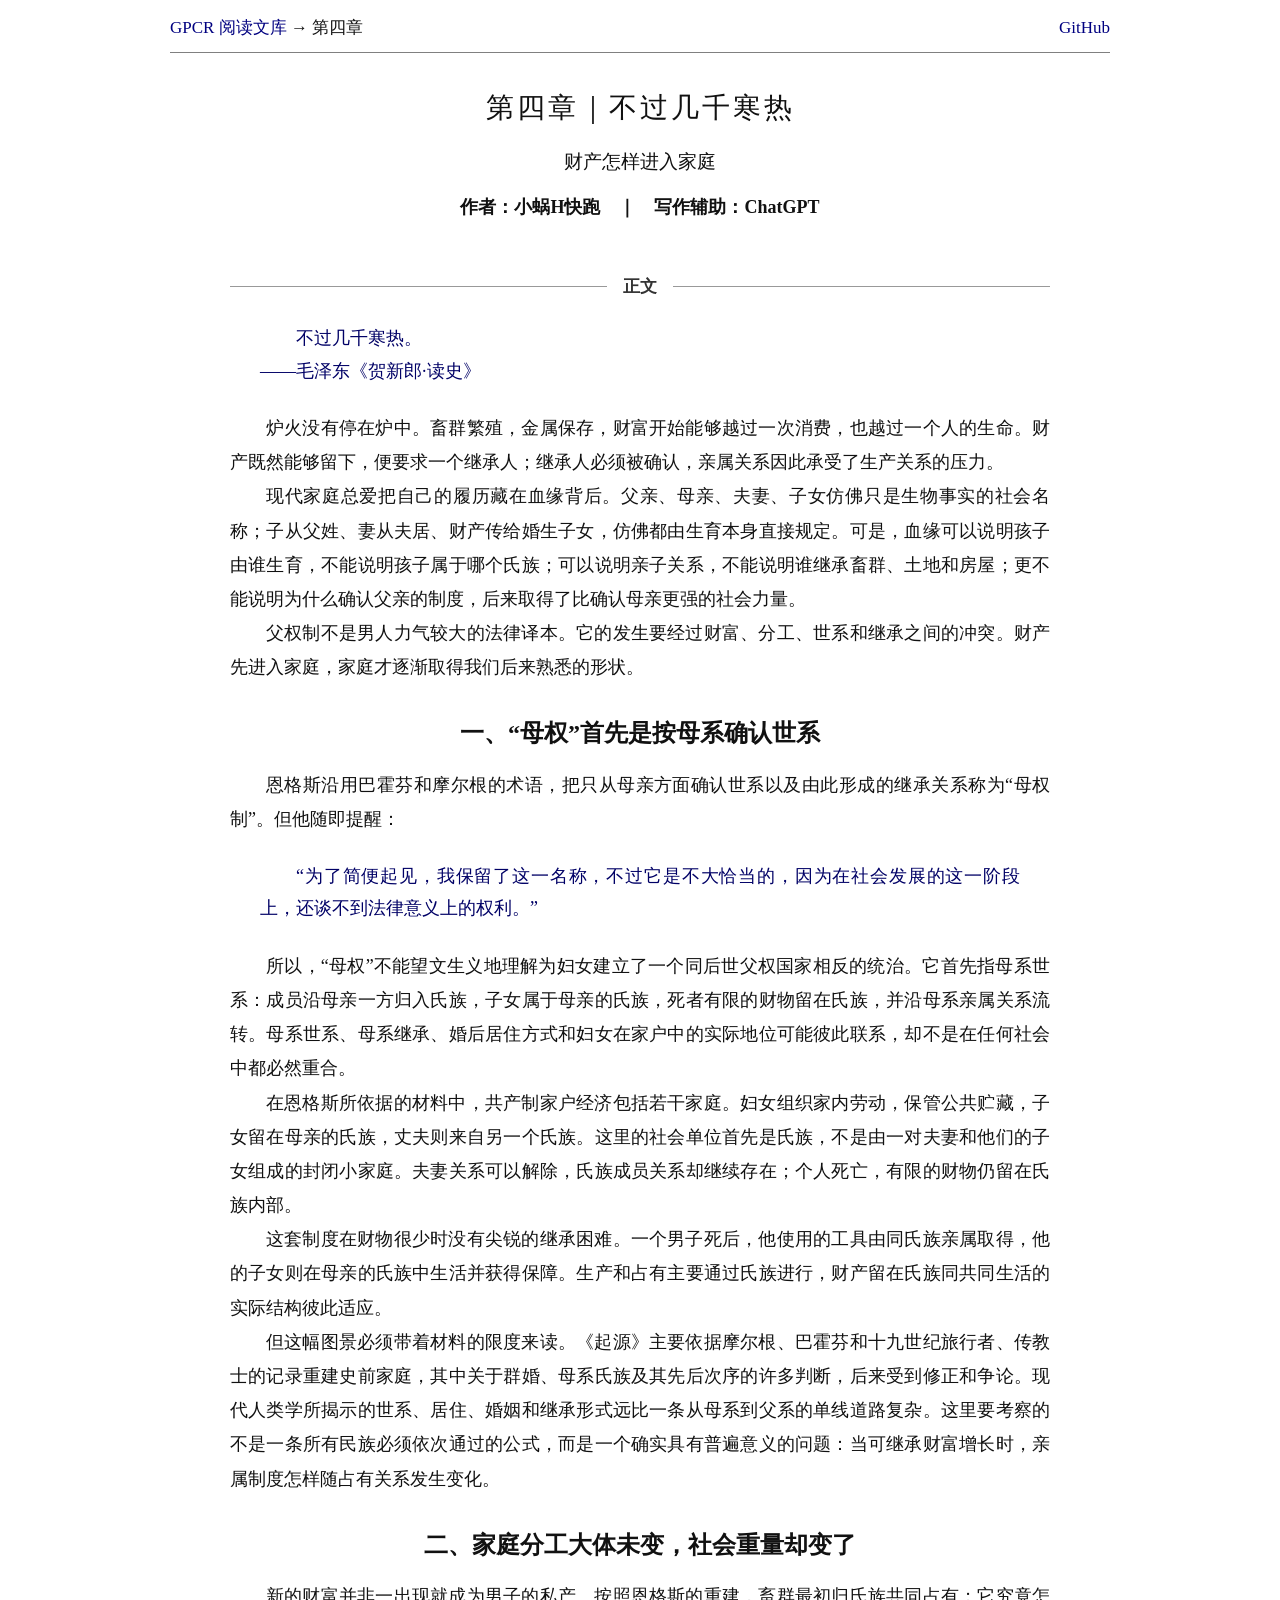
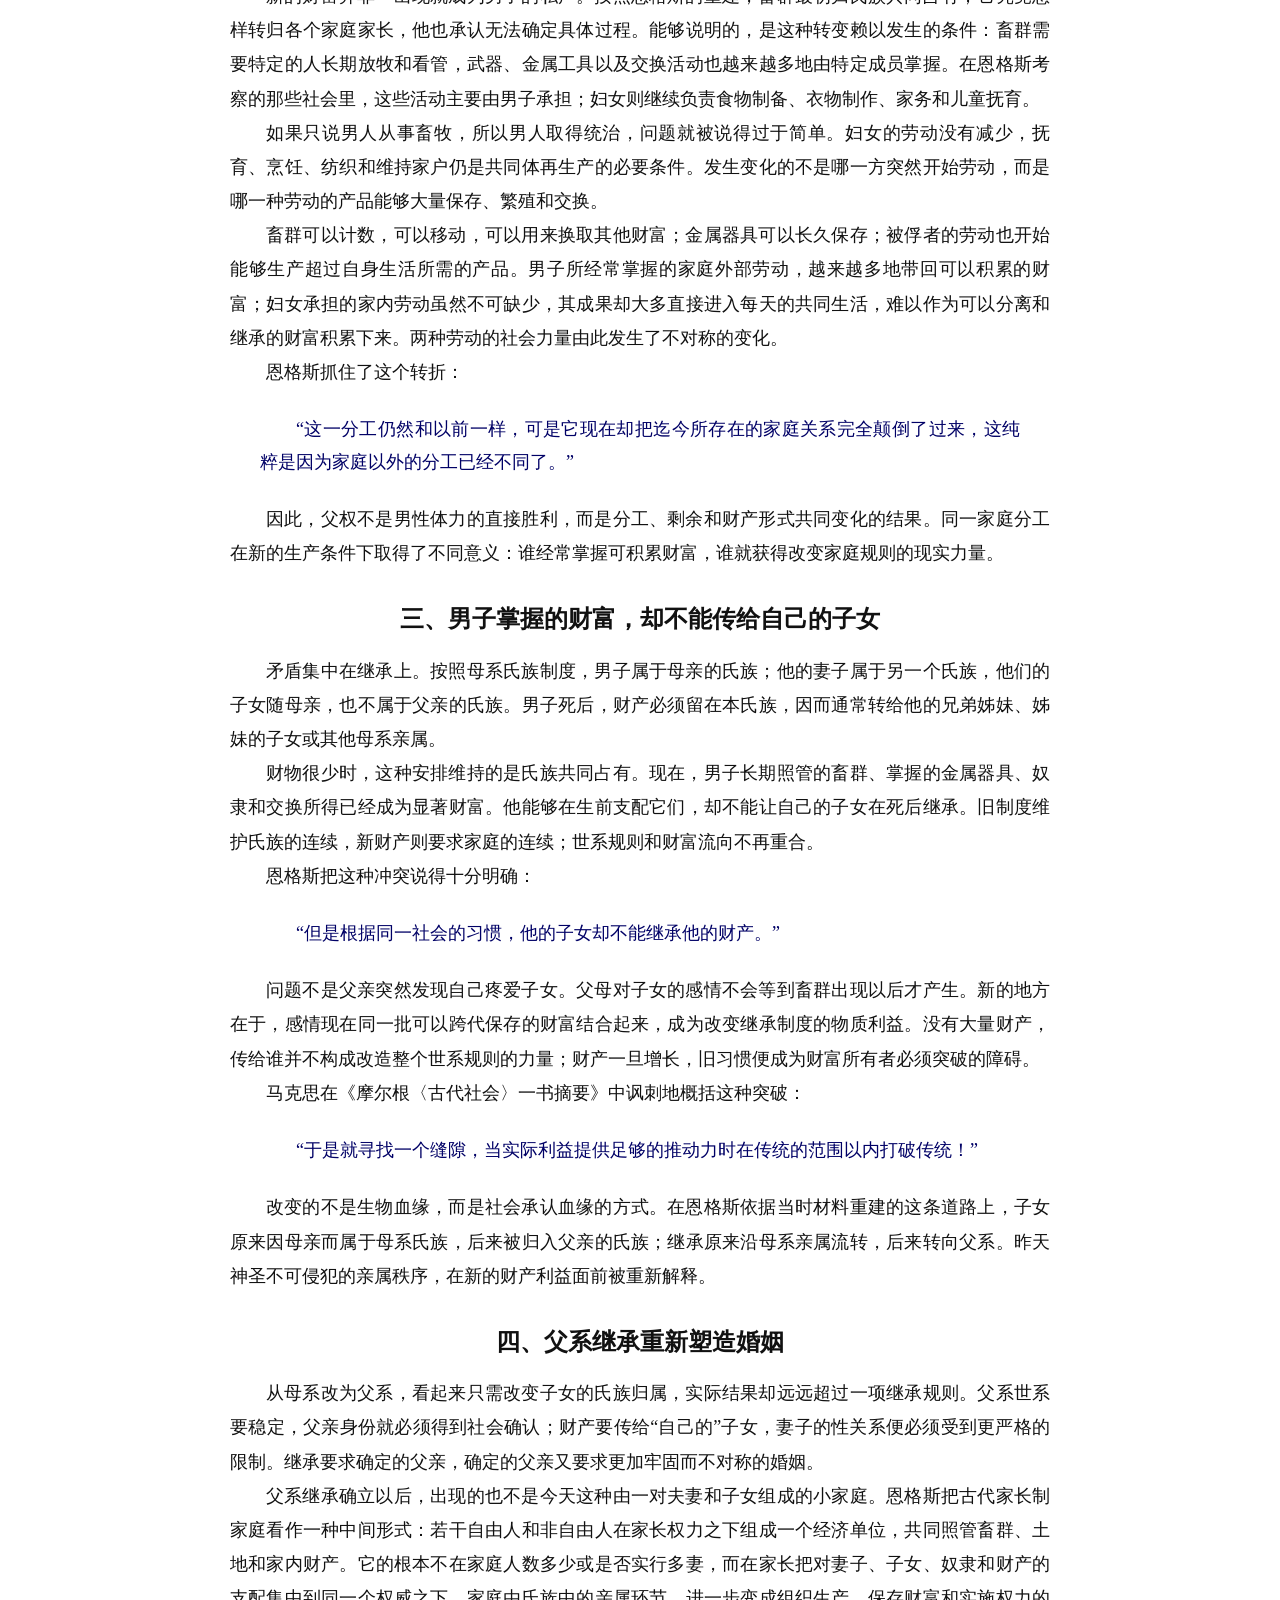
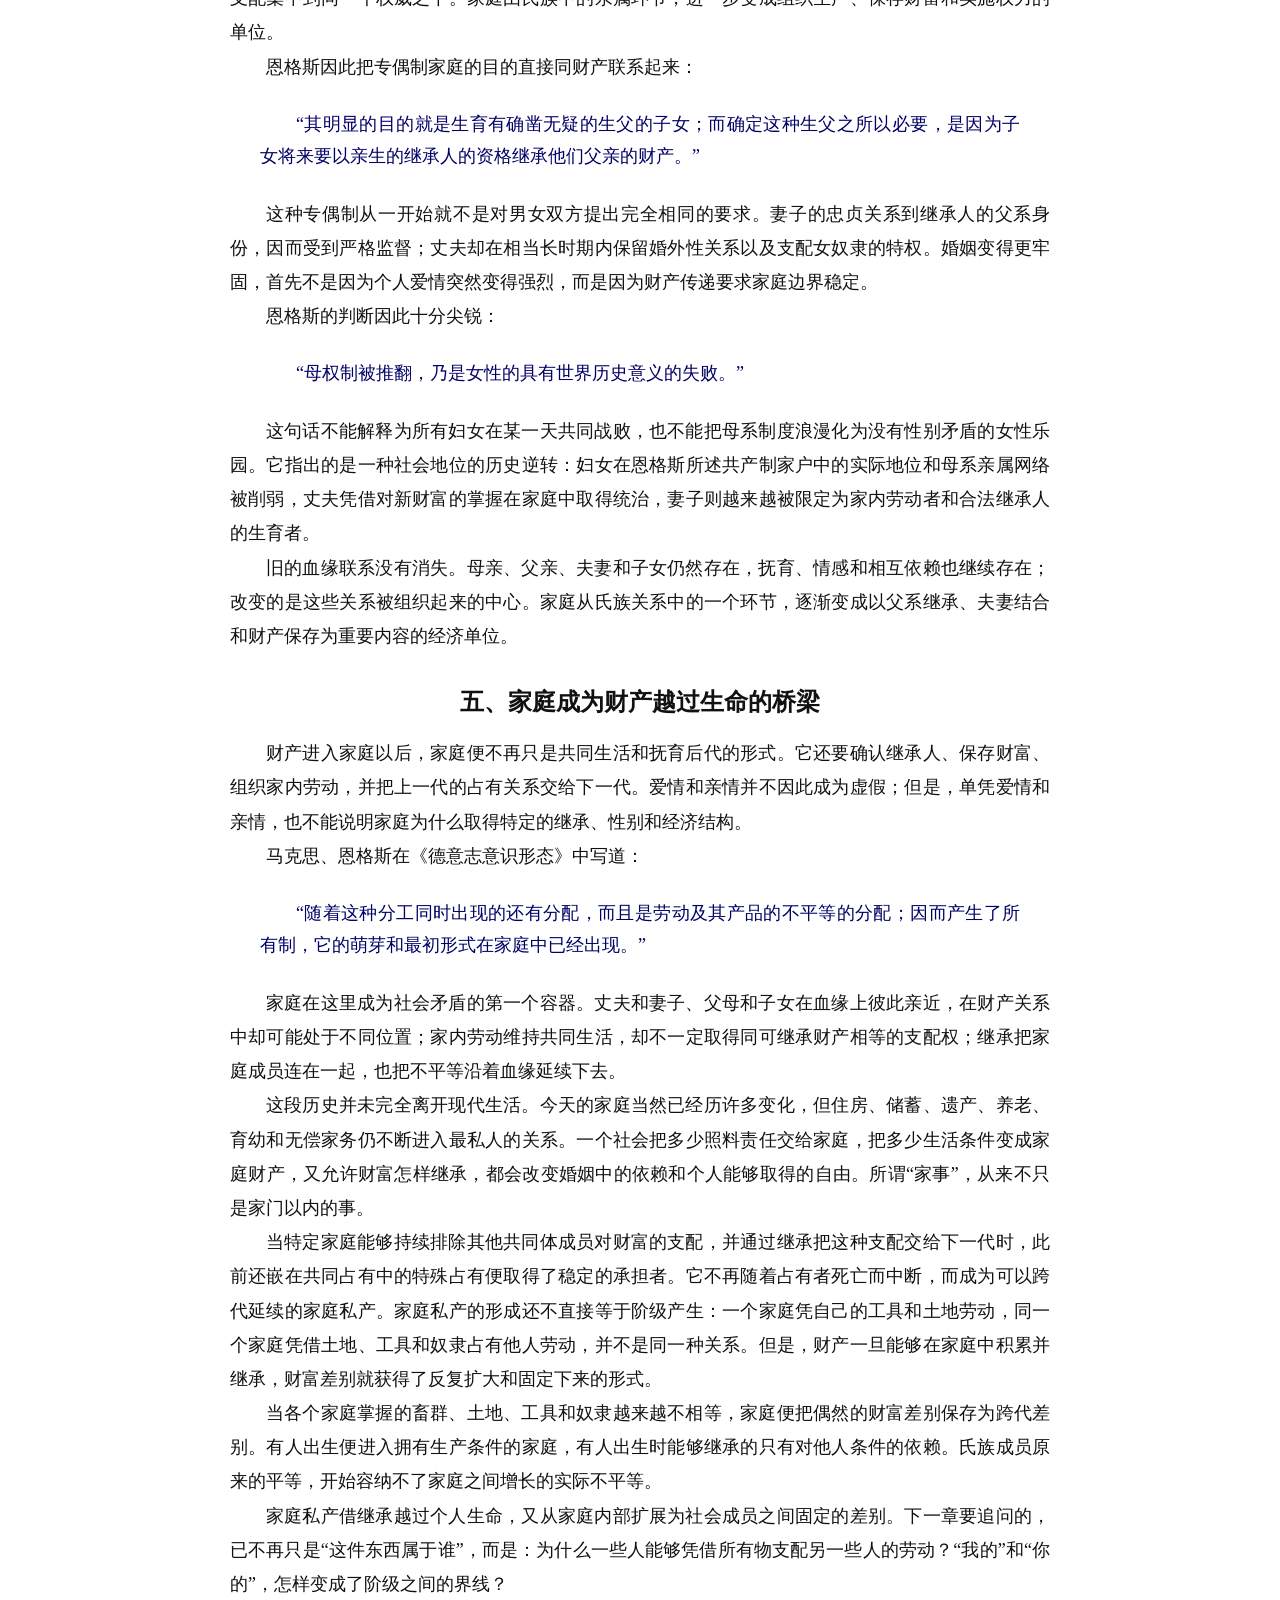
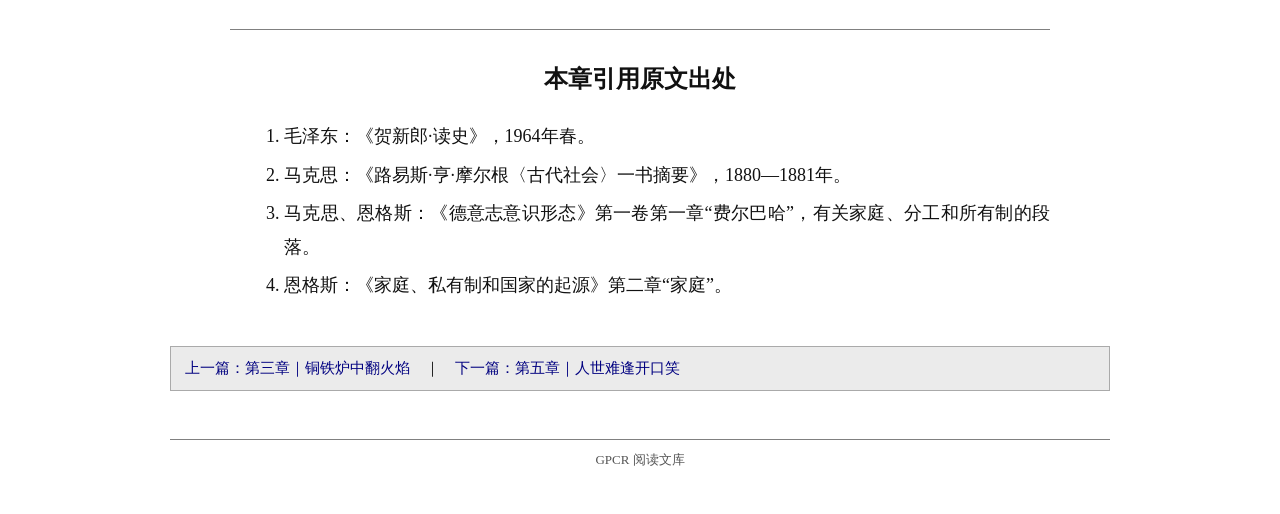
<file: docs/chapters/04/index.html>
<!doctype html>
<html lang="zh-CN">
<head>
  <meta charset="utf-8">
  <meta name="viewport" content="width=device-width, initial-scale=1">
  <title>第四章｜不过几千寒热——财产怎样进入家庭｜《贺新郎·读史》新解</title>
  <meta name="description" content="炉火没有停在炉中。畜群繁殖，金属保存，财富开始能够越过一次消费，也越过一个人的生命。财产既然能够留下，便要求一个继承人；继承人必须被确认，亲属关系因此承受了生产关系的压力。">
  <meta name="author" content="小蜗H快跑">
  <meta property="og:type" content="article">
  <meta property="og:title" content="第四章｜不过几千寒热——财产怎样进入家庭">
  <meta property="og:description" content="炉火没有停在炉中。畜群繁殖，金属保存，财富开始能够越过一次消费，也越过一个人的生命。财产既然能够留下，便要求一个继承人；继承人必须被确认，亲属关系因此承受了生产关系的压力。">
  <meta property="og:url" content="https://snailkorchagin.github.io/GPCR-Reading/chapters/04/">
  <meta property="og:image" content="https://snailkorchagin.github.io/GPCR-Reading/assets/preface-hero.png">
  <link rel="canonical" href="https://snailkorchagin.github.io/GPCR-Reading/chapters/04/">
  <link rel="stylesheet" href="../../assets/site.css">
</head>
<body>
  <header class="site-header">
    <div><a href="../../index.html">GPCR 阅读文库</a> → 第四章</div>
    <a href="https://github.com/SnailKorchagin/GPCR-Reading">GitHub</a>
  </header>
  <hr class="site-rule">
  <main class="article-shell"><article>
  <header class="article-header"><h1>第四章｜不过几千寒热</h1><p class="subtitle">财产怎样进入家庭</p><p class="byline">作者：小蜗H快跑　｜　写作辅助：ChatGPT</p></header>
  <div class="text-edition-heading"><span>正文</span></div>
  <div class="prose marxists-prose"><blockquote><p>不过几千寒热。<br>——毛泽东《贺新郎·读史》</p></blockquote>
<p>炉火没有停在炉中。畜群繁殖，金属保存，财富开始能够越过一次消费，也越过一个人的生命。财产既然能够留下，便要求一个继承人；继承人必须被确认，亲属关系因此承受了生产关系的压力。</p>
<p>现代家庭总爱把自己的履历藏在血缘背后。父亲、母亲、夫妻、子女仿佛只是生物事实的社会名称；子从父姓、妻从夫居、财产传给婚生子女，仿佛都由生育本身直接规定。可是，血缘可以说明孩子由谁生育，不能说明孩子属于哪个氏族；可以说明亲子关系，不能说明谁继承畜群、土地和房屋；更不能说明为什么确认父亲的制度，后来取得了比确认母亲更强的社会力量。</p>
<p>父权制不是男人力气较大的法律译本。它的发生要经过财富、分工、世系和继承之间的冲突。财产先进入家庭，家庭才逐渐取得我们后来熟悉的形状。</p>
<h2 id="section-1">一、“母权”首先是按母系确认世系</h2>
<p>恩格斯沿用巴霍芬和摩尔根的术语，把只从母亲方面确认世系以及由此形成的继承关系称为“母权制”。但他随即提醒：</p>
<blockquote><p>“为了简便起见，我保留了这一名称，不过它是不大恰当的，因为在社会发展的这一阶段上，还谈不到法律意义上的权利。”</p></blockquote>
<p>所以，“母权”不能望文生义地理解为妇女建立了一个同后世父权国家相反的统治。它首先指母系世系：成员沿母亲一方归入氏族，子女属于母亲的氏族，死者有限的财物留在氏族，并沿母系亲属关系流转。母系世系、母系继承、婚后居住方式和妇女在家户中的实际地位可能彼此联系，却不是在任何社会中都必然重合。</p>
<p>在恩格斯所依据的材料中，共产制家户经济包括若干家庭。妇女组织家内劳动，保管公共贮藏，子女留在母亲的氏族，丈夫则来自另一个氏族。这里的社会单位首先是氏族，不是由一对夫妻和他们的子女组成的封闭小家庭。夫妻关系可以解除，氏族成员关系却继续存在；个人死亡，有限的财物仍留在氏族内部。</p>
<p>这套制度在财物很少时没有尖锐的继承困难。一个男子死后，他使用的工具由同氏族亲属取得，他的子女则在母亲的氏族中生活并获得保障。生产和占有主要通过氏族进行，财产留在氏族同共同生活的实际结构彼此适应。</p>
<p>但这幅图景必须带着材料的限度来读。《起源》主要依据摩尔根、巴霍芬和十九世纪旅行者、传教士的记录重建史前家庭，其中关于群婚、母系氏族及其先后次序的许多判断，后来受到修正和争论。现代人类学所揭示的世系、居住、婚姻和继承形式远比一条从母系到父系的单线道路复杂。这里要考察的不是一条所有民族必须依次通过的公式，而是一个确实具有普遍意义的问题：当可继承财富增长时，亲属制度怎样随占有关系发生变化。</p>
<h2 id="section-2">二、家庭分工大体未变，社会重量却变了</h2>
<p>新的财富并非一出现就成为男子的私产。按照恩格斯的重建，畜群最初归氏族共同占有；它究竟怎样转归各个家庭家长，他也承认无法确定具体过程。能够说明的，是这种转变赖以发生的条件：畜群需要特定的人长期放牧和看管，武器、金属工具以及交换活动也越来越多地由特定成员掌握。在恩格斯考察的那些社会里，这些活动主要由男子承担；妇女则继续负责食物制备、衣物制作、家务和儿童抚育。</p>
<p>如果只说男人从事畜牧，所以男人取得统治，问题就被说得过于简单。妇女的劳动没有减少，抚育、烹饪、纺织和维持家户仍是共同体再生产的必要条件。发生变化的不是哪一方突然开始劳动，而是哪一种劳动的产品能够大量保存、繁殖和交换。</p>
<p>畜群可以计数，可以移动，可以用来换取其他财富；金属器具可以长久保存；被俘者的劳动也开始能够生产超过自身生活所需的产品。男子所经常掌握的家庭外部劳动，越来越多地带回可以积累的财富；妇女承担的家内劳动虽然不可缺少，其成果却大多直接进入每天的共同生活，难以作为可以分离和继承的财富积累下来。两种劳动的社会力量由此发生了不对称的变化。</p>
<p>恩格斯抓住了这个转折：</p>
<blockquote><p>“这一分工仍然和以前一样，可是它现在却把迄今所存在的家庭关系完全颠倒了过来，这纯粹是因为家庭以外的分工已经不同了。”</p></blockquote>
<p>因此，父权不是男性体力的直接胜利，而是分工、剩余和财产形式共同变化的结果。同一家庭分工在新的生产条件下取得了不同意义：谁经常掌握可积累财富，谁就获得改变家庭规则的现实力量。</p>
<h2 id="section-3">三、男子掌握的财富，却不能传给自己的子女</h2>
<p>矛盾集中在继承上。按照母系氏族制度，男子属于母亲的氏族；他的妻子属于另一个氏族，他们的子女随母亲，也不属于父亲的氏族。男子死后，财产必须留在本氏族，因而通常转给他的兄弟姊妹、姊妹的子女或其他母系亲属。</p>
<p>财物很少时，这种安排维持的是氏族共同占有。现在，男子长期照管的畜群、掌握的金属器具、奴隶和交换所得已经成为显著财富。他能够在生前支配它们，却不能让自己的子女在死后继承。旧制度维护氏族的连续，新财产则要求家庭的连续；世系规则和财富流向不再重合。</p>
<p>恩格斯把这种冲突说得十分明确：</p>
<blockquote><p>“但是根据同一社会的习惯，他的子女却不能继承他的财产。”</p></blockquote>
<p>问题不是父亲突然发现自己疼爱子女。父母对子女的感情不会等到畜群出现以后才产生。新的地方在于，感情现在同一批可以跨代保存的财富结合起来，成为改变继承制度的物质利益。没有大量财产，传给谁并不构成改造整个世系规则的力量；财产一旦增长，旧习惯便成为财富所有者必须突破的障碍。</p>
<p>马克思在《摩尔根〈古代社会〉一书摘要》中讽刺地概括这种突破：</p>
<blockquote><p>“于是就寻找一个缝隙，当实际利益提供足够的推动力时在传统的范围以内打破传统！”</p></blockquote>
<p>改变的不是生物血缘，而是社会承认血缘的方式。在恩格斯依据当时材料重建的这条道路上，子女原来因母亲而属于母系氏族，后来被归入父亲的氏族；继承原来沿母系亲属流转，后来转向父系。昨天神圣不可侵犯的亲属秩序，在新的财产利益面前被重新解释。</p>
<h2 id="section-4">四、父系继承重新塑造婚姻</h2>
<p>从母系改为父系，看起来只需改变子女的氏族归属，实际结果却远远超过一项继承规则。父系世系要稳定，父亲身份就必须得到社会确认；财产要传给“自己的”子女，妻子的性关系便必须受到更严格的限制。继承要求确定的父亲，确定的父亲又要求更加牢固而不对称的婚姻。</p>
<p>父系继承确立以后，出现的也不是今天这种由一对夫妻和子女组成的小家庭。恩格斯把古代家长制家庭看作一种中间形式：若干自由人和非自由人在家长权力之下组成一个经济单位，共同照管畜群、土地和家内财产。它的根本不在家庭人数多少或是否实行多妻，而在家长把对妻子、子女、奴隶和财产的支配集中到同一个权威之下。家庭由氏族中的亲属环节，进一步变成组织生产、保存财富和实施权力的单位。</p>
<p>恩格斯因此把专偶制家庭的目的直接同财产联系起来：</p>
<blockquote><p>“其明显的目的就是生育有确凿无疑的生父的子女；而确定这种生父之所以必要，是因为子女将来要以亲生的继承人的资格继承他们父亲的财产。”</p></blockquote>
<p>这种专偶制从一开始就不是对男女双方提出完全相同的要求。妻子的忠贞关系到继承人的父系身份，因而受到严格监督；丈夫却在相当长时期内保留婚外性关系以及支配女奴隶的特权。婚姻变得更牢固，首先不是因为个人爱情突然变得强烈，而是因为财产传递要求家庭边界稳定。</p>
<p>恩格斯的判断因此十分尖锐：</p>
<blockquote><p>“母权制被推翻，乃是女性的具有世界历史意义的失败。”</p></blockquote>
<p>这句话不能解释为所有妇女在某一天共同战败，也不能把母系制度浪漫化为没有性别矛盾的女性乐园。它指出的是一种社会地位的历史逆转：妇女在恩格斯所述共产制家户中的实际地位和母系亲属网络被削弱，丈夫凭借对新财富的掌握在家庭中取得统治，妻子则越来越被限定为家内劳动者和合法继承人的生育者。</p>
<p>旧的血缘联系没有消失。母亲、父亲、夫妻和子女仍然存在，抚育、情感和相互依赖也继续存在；改变的是这些关系被组织起来的中心。家庭从氏族关系中的一个环节，逐渐变成以父系继承、夫妻结合和财产保存为重要内容的经济单位。</p>
<h2 id="section-5">五、家庭成为财产越过生命的桥梁</h2>
<p>财产进入家庭以后，家庭便不再只是共同生活和抚育后代的形式。它还要确认继承人、保存财富、组织家内劳动，并把上一代的占有关系交给下一代。爱情和亲情并不因此成为虚假；但是，单凭爱情和亲情，也不能说明家庭为什么取得特定的继承、性别和经济结构。</p>
<p>马克思、恩格斯在《德意志意识形态》中写道：</p>
<blockquote><p>“随着这种分工同时出现的还有分配，而且是劳动及其产品的不平等的分配；因而产生了所有制，它的萌芽和最初形式在家庭中已经出现。”</p></blockquote>
<p>家庭在这里成为社会矛盾的第一个容器。丈夫和妻子、父母和子女在血缘上彼此亲近，在财产关系中却可能处于不同位置；家内劳动维持共同生活，却不一定取得同可继承财产相等的支配权；继承把家庭成员连在一起，也把不平等沿着血缘延续下去。</p>
<p>这段历史并未完全离开现代生活。今天的家庭当然已经历许多变化，但住房、储蓄、遗产、养老、育幼和无偿家务仍不断进入最私人的关系。一个社会把多少照料责任交给家庭，把多少生活条件变成家庭财产，又允许财富怎样继承，都会改变婚姻中的依赖和个人能够取得的自由。所谓“家事”，从来不只是家门以内的事。</p>
<p>当特定家庭能够持续排除其他共同体成员对财富的支配，并通过继承把这种支配交给下一代时，此前还嵌在共同占有中的特殊占有便取得了稳定的承担者。它不再随着占有者死亡而中断，而成为可以跨代延续的家庭私产。家庭私产的形成还不直接等于阶级产生：一个家庭凭自己的工具和土地劳动，同一个家庭凭借土地、工具和奴隶占有他人劳动，并不是同一种关系。但是，财产一旦能够在家庭中积累并继承，财富差别就获得了反复扩大和固定下来的形式。</p>
<p>当各个家庭掌握的畜群、土地、工具和奴隶越来越不相等，家庭便把偶然的财富差别保存为跨代差别。有人出生便进入拥有生产条件的家庭，有人出生时能够继承的只有对他人条件的依赖。氏族成员原来的平等，开始容纳不了家庭之间增长的实际不平等。</p>
<p>家庭私产借继承越过个人生命，又从家庭内部扩展为社会成员之间固定的差别。下一章要追问的，已不再只是“这件东西属于谁”，而是：为什么一些人能够凭借所有物支配另一些人的劳动？“我的”和“你的”，怎样变成了阶级之间的界线？</p>
<hr>
<h2 id="section-7">本章引用原文出处</h2>
<ol><li>毛泽东：《贺新郎·读史》，1964年春。</li><li>马克思：《路易斯·亨·摩尔根〈古代社会〉一书摘要》，1880—1881年。</li><li>马克思、恩格斯：《德意志意识形态》第一卷第一章“费尔巴哈”，有关家庭、分工和所有制的段落。</li><li>恩格斯：《家庭、私有制和国家的起源》第二章“家庭”。</li></ol></div>
  <aside class="forthcoming"><a href="../03/index.html">上一篇：第三章｜铜铁炉中翻火焰</a>　｜　<a href="../05/index.html">下一篇：第五章｜人世难逢开口笑</a></aside>
</article></main>
  <footer><hr><p>GPCR 阅读文库</p></footer>
</body>
</html>
</file>
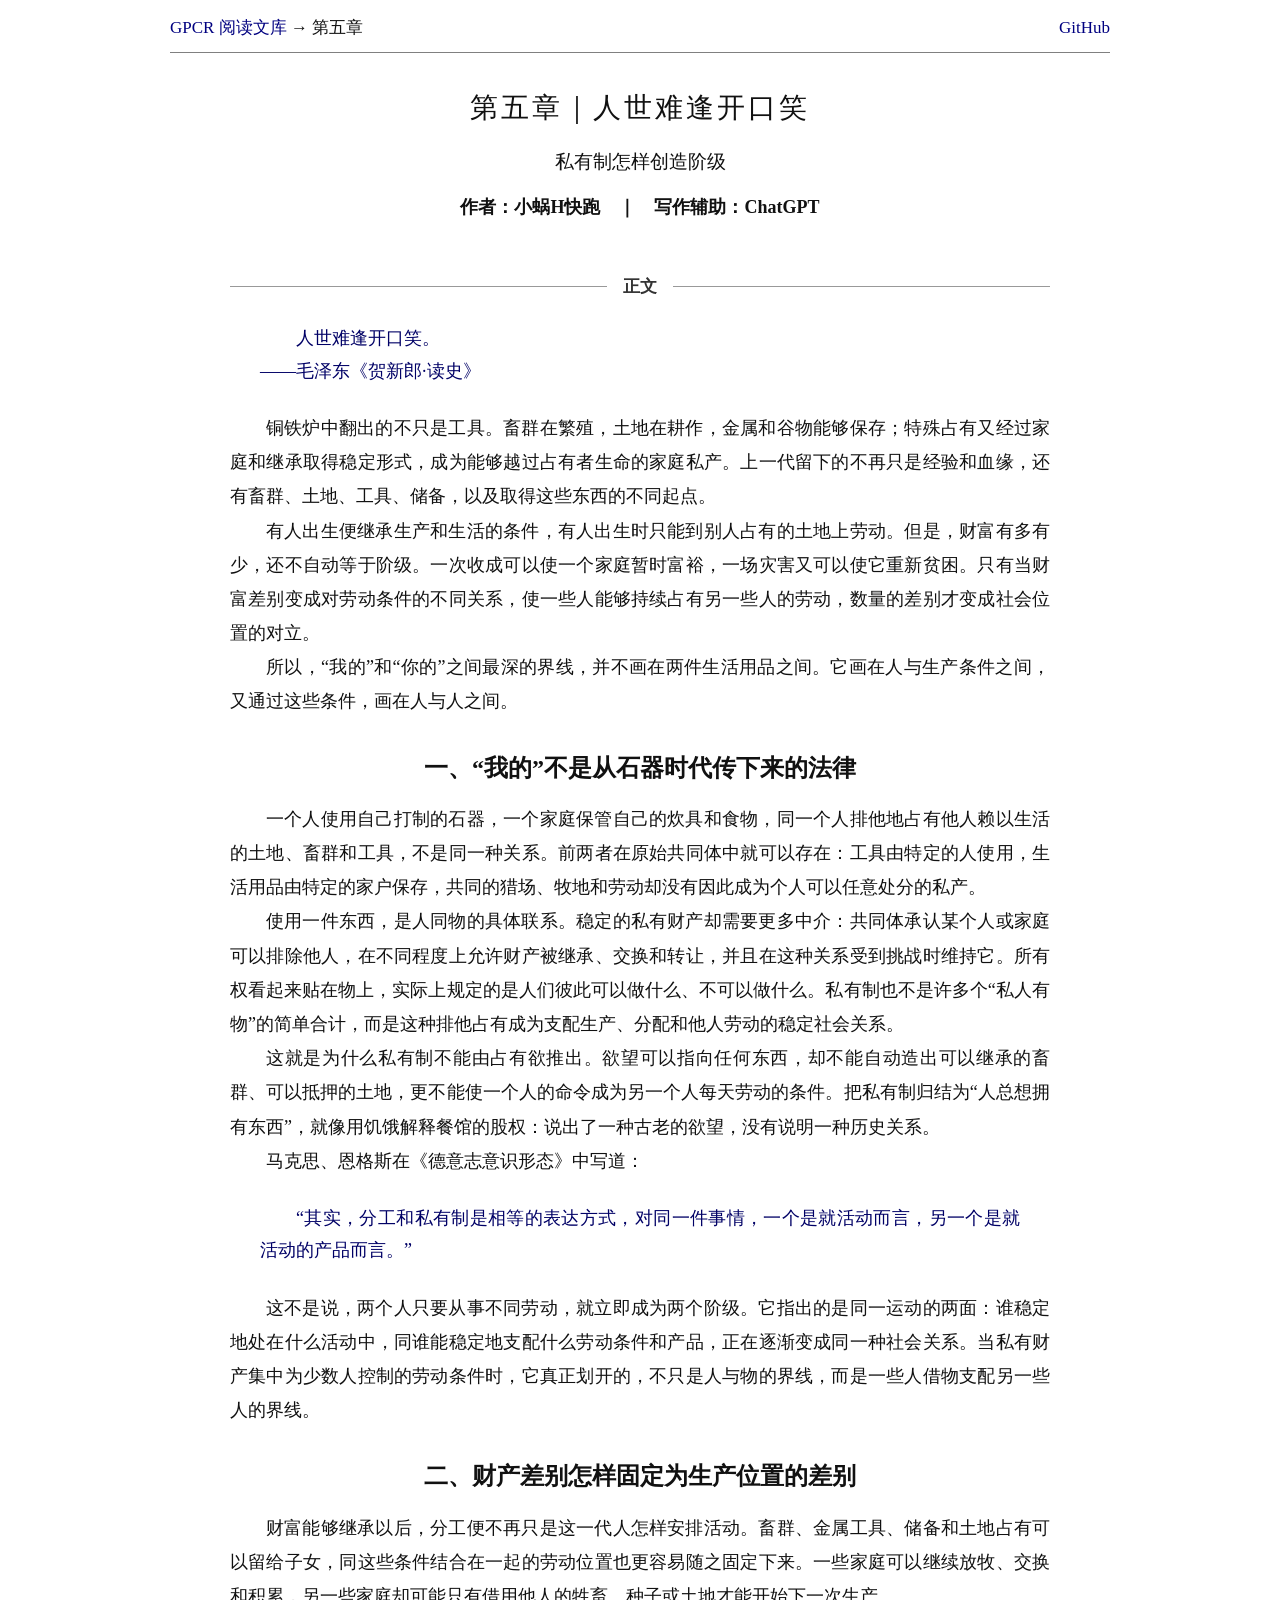
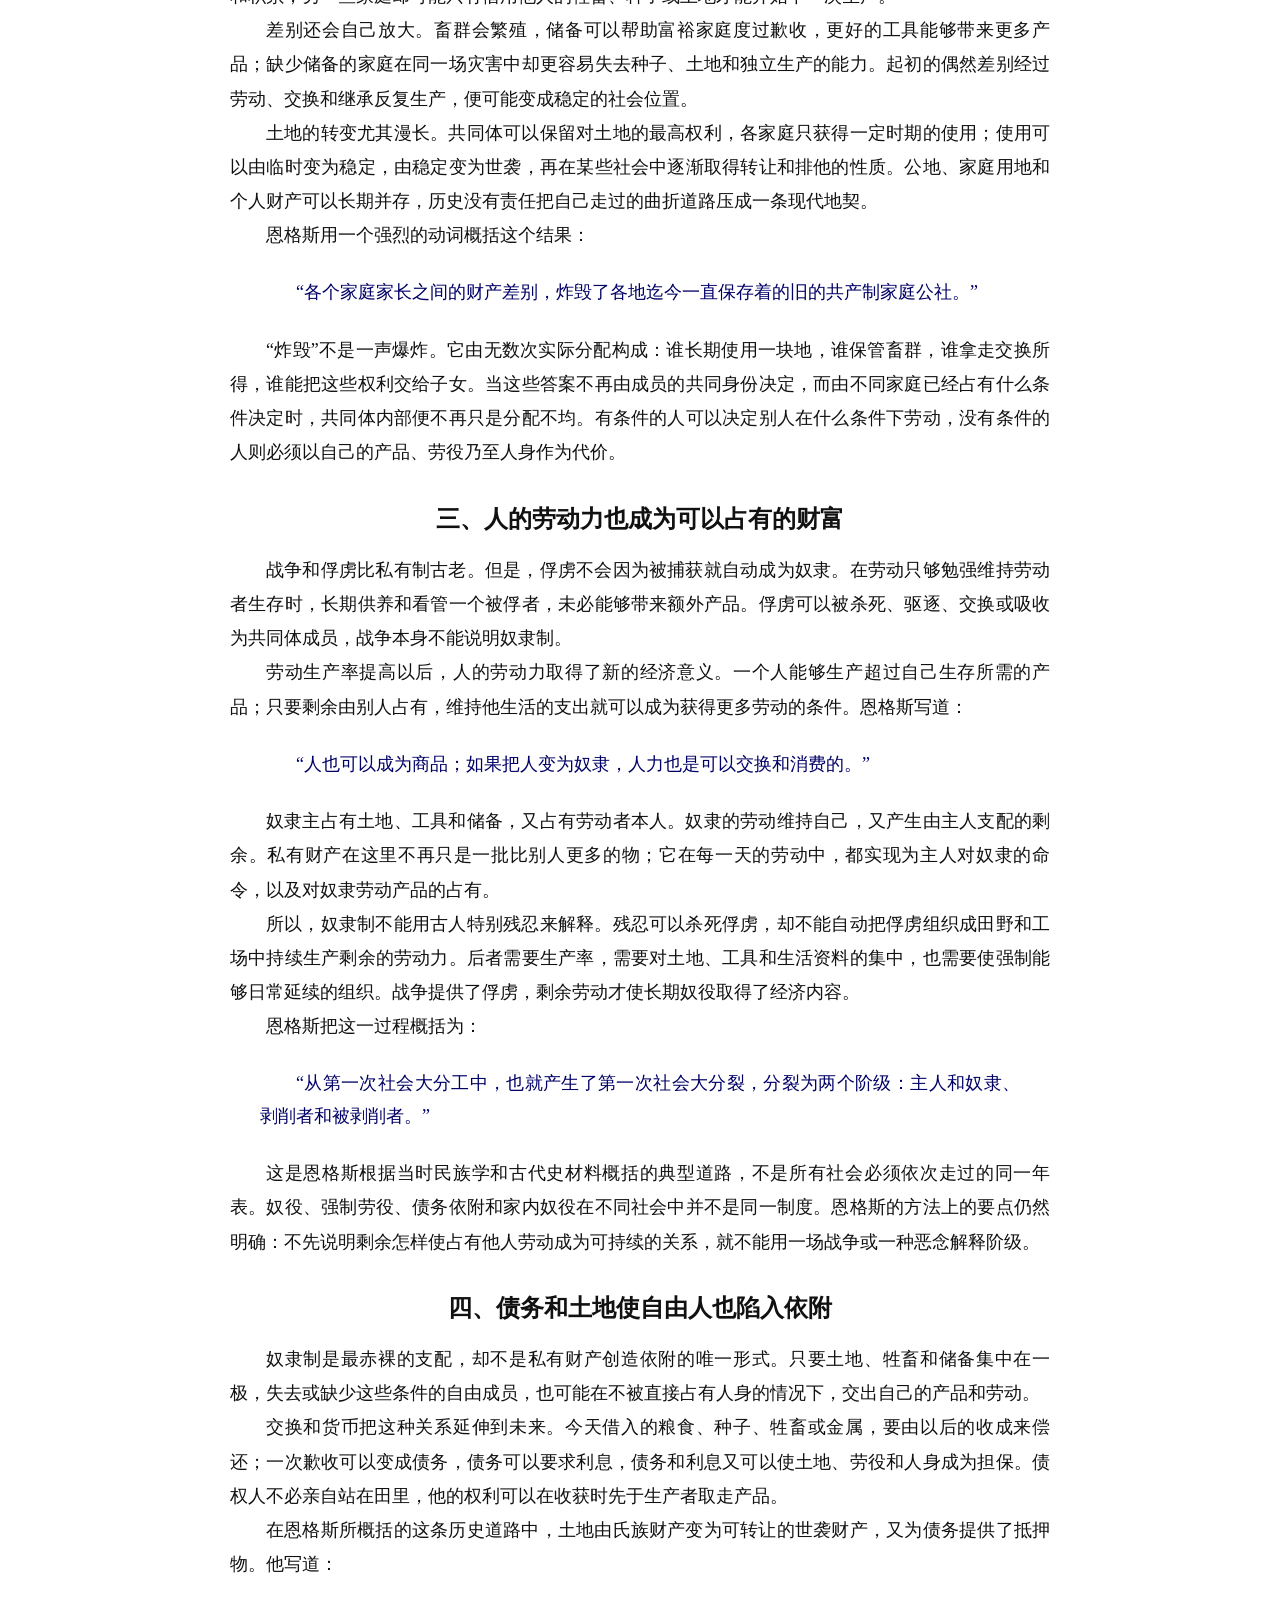
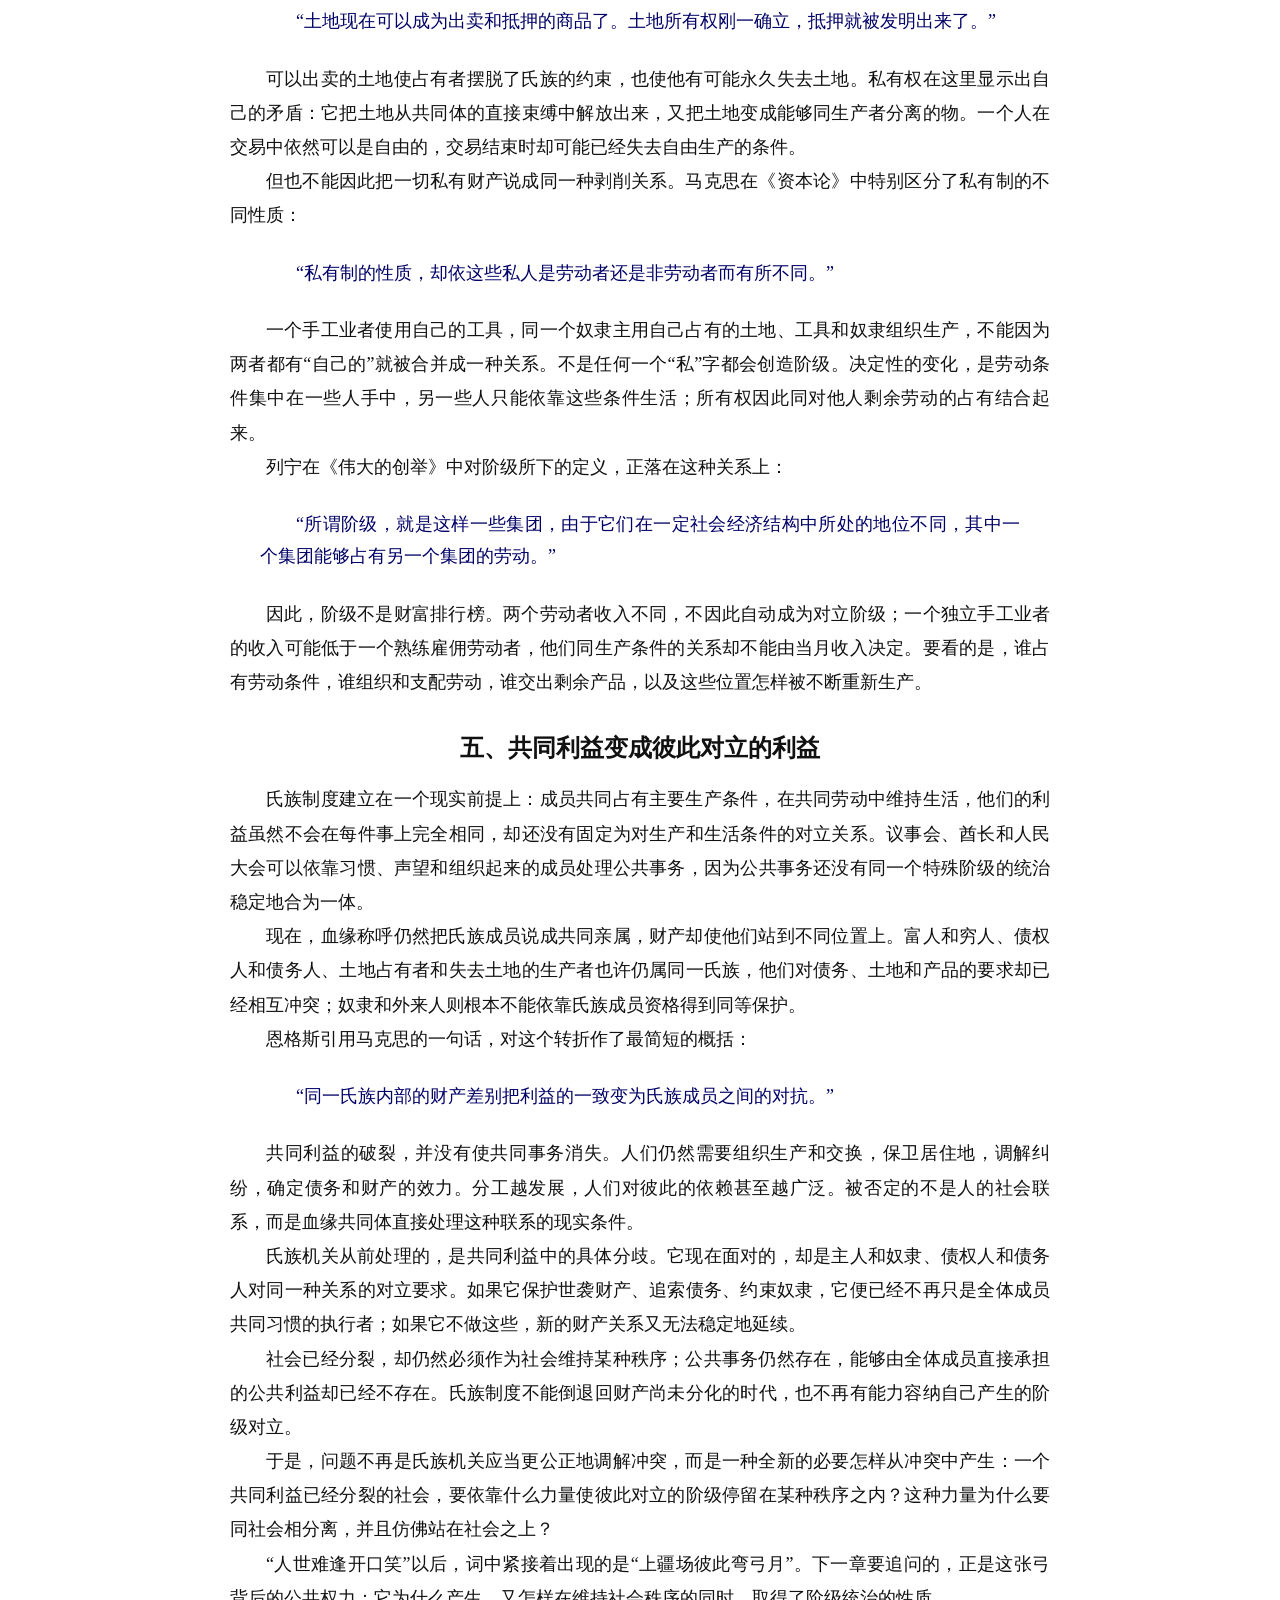
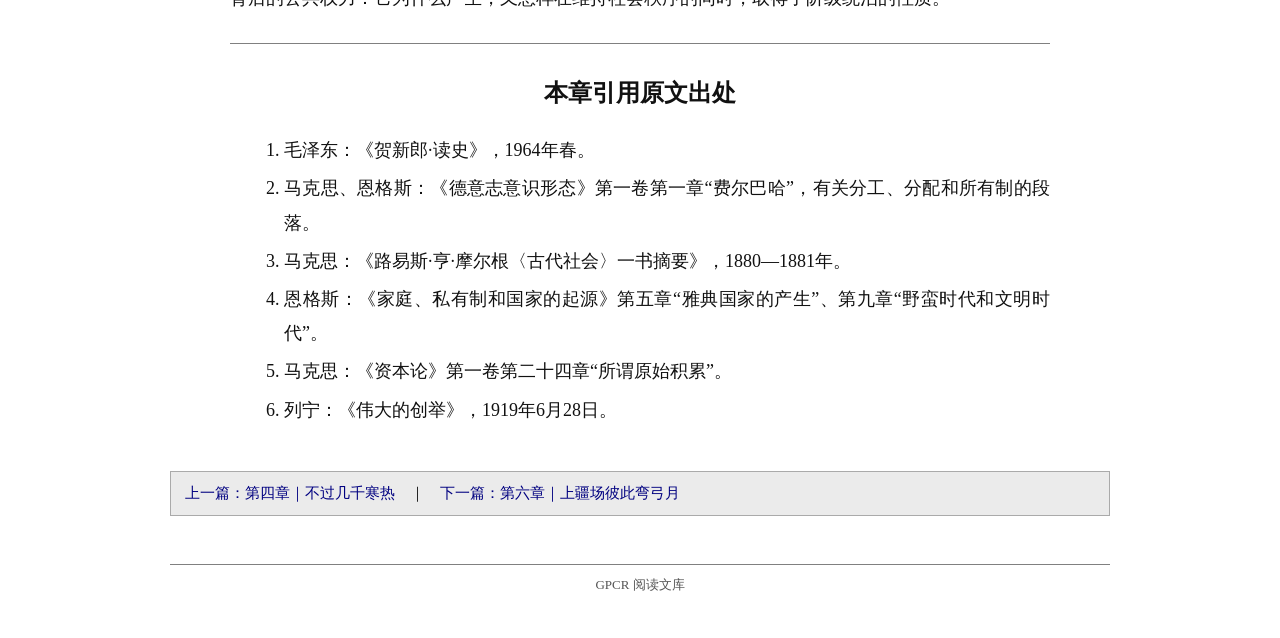
<file: docs/chapters/05/index.html>
<!doctype html>
<html lang="zh-CN">
<head>
  <meta charset="utf-8">
  <meta name="viewport" content="width=device-width, initial-scale=1">
  <title>第五章｜人世难逢开口笑——私有制怎样创造阶级｜《贺新郎·读史》新解</title>
  <meta name="description" content="铜铁炉中翻出的不只是工具。畜群在繁殖，土地在耕作，金属和谷物能够保存；特殊占有又经过家庭和继承取得稳定形式，成为能够越过占有者生命的家庭私产。上一代留下的不再只是经验和血缘，还有畜群、土地、工具、储备，以及取得这些东西的不同起点。">
  <meta name="author" content="小蜗H快跑">
  <meta property="og:type" content="article">
  <meta property="og:title" content="第五章｜人世难逢开口笑——私有制怎样创造阶级">
  <meta property="og:description" content="铜铁炉中翻出的不只是工具。畜群在繁殖，土地在耕作，金属和谷物能够保存；特殊占有又经过家庭和继承取得稳定形式，成为能够越过占有者生命的家庭私产。上一代留下的不再只是经验和血缘，还有畜群、土地、工具、储备，以及取得这些东西的不同起点。">
  <meta property="og:url" content="https://snailkorchagin.github.io/GPCR-Reading/chapters/05/">
  <meta property="og:image" content="https://snailkorchagin.github.io/GPCR-Reading/assets/preface-hero.png">
  <link rel="canonical" href="https://snailkorchagin.github.io/GPCR-Reading/chapters/05/">
  <link rel="stylesheet" href="../../assets/site.css">
</head>
<body>
  <header class="site-header">
    <div><a href="../../index.html">GPCR 阅读文库</a> → 第五章</div>
    <a href="https://github.com/SnailKorchagin/GPCR-Reading">GitHub</a>
  </header>
  <hr class="site-rule">
  <main class="article-shell"><article>
  <header class="article-header"><h1>第五章｜人世难逢开口笑</h1><p class="subtitle">私有制怎样创造阶级</p><p class="byline">作者：小蜗H快跑　｜　写作辅助：ChatGPT</p></header>
  <div class="text-edition-heading"><span>正文</span></div>
  <div class="prose marxists-prose"><blockquote><p>人世难逢开口笑。<br>——毛泽东《贺新郎·读史》</p></blockquote>
<p>铜铁炉中翻出的不只是工具。畜群在繁殖，土地在耕作，金属和谷物能够保存；特殊占有又经过家庭和继承取得稳定形式，成为能够越过占有者生命的家庭私产。上一代留下的不再只是经验和血缘，还有畜群、土地、工具、储备，以及取得这些东西的不同起点。</p>
<p>有人出生便继承生产和生活的条件，有人出生时只能到别人占有的土地上劳动。但是，财富有多有少，还不自动等于阶级。一次收成可以使一个家庭暂时富裕，一场灾害又可以使它重新贫困。只有当财富差别变成对劳动条件的不同关系，使一些人能够持续占有另一些人的劳动，数量的差别才变成社会位置的对立。</p>
<p>所以，“我的”和“你的”之间最深的界线，并不画在两件生活用品之间。它画在人与生产条件之间，又通过这些条件，画在人与人之间。</p>
<h2 id="section-1">一、“我的”不是从石器时代传下来的法律</h2>
<p>一个人使用自己打制的石器，一个家庭保管自己的炊具和食物，同一个人排他地占有他人赖以生活的土地、畜群和工具，不是同一种关系。前两者在原始共同体中就可以存在：工具由特定的人使用，生活用品由特定的家户保存，共同的猎场、牧地和劳动却没有因此成为个人可以任意处分的私产。</p>
<p>使用一件东西，是人同物的具体联系。稳定的私有财产却需要更多中介：共同体承认某个人或家庭可以排除他人，在不同程度上允许财产被继承、交换和转让，并且在这种关系受到挑战时维持它。所有权看起来贴在物上，实际上规定的是人们彼此可以做什么、不可以做什么。私有制也不是许多个“私人有物”的简单合计，而是这种排他占有成为支配生产、分配和他人劳动的稳定社会关系。</p>
<p>这就是为什么私有制不能由占有欲推出。欲望可以指向任何东西，却不能自动造出可以继承的畜群、可以抵押的土地，更不能使一个人的命令成为另一个人每天劳动的条件。把私有制归结为“人总想拥有东西”，就像用饥饿解释餐馆的股权：说出了一种古老的欲望，没有说明一种历史关系。</p>
<p>马克思、恩格斯在《德意志意识形态》中写道：</p>
<blockquote><p>“其实，分工和私有制是相等的表达方式，对同一件事情，一个是就活动而言，另一个是就活动的产品而言。”</p></blockquote>
<p>这不是说，两个人只要从事不同劳动，就立即成为两个阶级。它指出的是同一运动的两面：谁稳定地处在什么活动中，同谁能稳定地支配什么劳动条件和产品，正在逐渐变成同一种社会关系。当私有财产集中为少数人控制的劳动条件时，它真正划开的，不只是人与物的界线，而是一些人借物支配另一些人的界线。</p>
<h2 id="section-2">二、财产差别怎样固定为生产位置的差别</h2>
<p>财富能够继承以后，分工便不再只是这一代人怎样安排活动。畜群、金属工具、储备和土地占有可以留给子女，同这些条件结合在一起的劳动位置也更容易随之固定下来。一些家庭可以继续放牧、交换和积累，另一些家庭却可能只有借用他人的牲畜、种子或土地才能开始下一次生产。</p>
<p>差别还会自己放大。畜群会繁殖，储备可以帮助富裕家庭度过歉收，更好的工具能够带来更多产品；缺少储备的家庭在同一场灾害中却更容易失去种子、土地和独立生产的能力。起初的偶然差别经过劳动、交换和继承反复生产，便可能变成稳定的社会位置。</p>
<p>土地的转变尤其漫长。共同体可以保留对土地的最高权利，各家庭只获得一定时期的使用；使用可以由临时变为稳定，由稳定变为世袭，再在某些社会中逐渐取得转让和排他的性质。公地、家庭用地和个人财产可以长期并存，历史没有责任把自己走过的曲折道路压成一条现代地契。</p>
<p>恩格斯用一个强烈的动词概括这个结果：</p>
<blockquote><p>“各个家庭家长之间的财产差别，炸毁了各地迄今一直保存着的旧的共产制家庭公社。”</p></blockquote>
<p>“炸毁”不是一声爆炸。它由无数次实际分配构成：谁长期使用一块地，谁保管畜群，谁拿走交换所得，谁能把这些权利交给子女。当这些答案不再由成员的共同身份决定，而由不同家庭已经占有什么条件决定时，共同体内部便不再只是分配不均。有条件的人可以决定别人在什么条件下劳动，没有条件的人则必须以自己的产品、劳役乃至人身作为代价。</p>
<h2 id="section-3">三、人的劳动力也成为可以占有的财富</h2>
<p>战争和俘虏比私有制古老。但是，俘虏不会因为被捕获就自动成为奴隶。在劳动只够勉强维持劳动者生存时，长期供养和看管一个被俘者，未必能够带来额外产品。俘虏可以被杀死、驱逐、交换或吸收为共同体成员，战争本身不能说明奴隶制。</p>
<p>劳动生产率提高以后，人的劳动力取得了新的经济意义。一个人能够生产超过自己生存所需的产品；只要剩余由别人占有，维持他生活的支出就可以成为获得更多劳动的条件。恩格斯写道：</p>
<blockquote><p>“人也可以成为商品；如果把人变为奴隶，人力也是可以交换和消费的。”</p></blockquote>
<p>奴隶主占有土地、工具和储备，又占有劳动者本人。奴隶的劳动维持自己，又产生由主人支配的剩余。私有财产在这里不再只是一批比别人更多的物；它在每一天的劳动中，都实现为主人对奴隶的命令，以及对奴隶劳动产品的占有。</p>
<p>所以，奴隶制不能用古人特别残忍来解释。残忍可以杀死俘虏，却不能自动把俘虏组织成田野和工场中持续生产剩余的劳动力。后者需要生产率，需要对土地、工具和生活资料的集中，也需要使强制能够日常延续的组织。战争提供了俘虏，剩余劳动才使长期奴役取得了经济内容。</p>
<p>恩格斯把这一过程概括为：</p>
<blockquote><p>“从第一次社会大分工中，也就产生了第一次社会大分裂，分裂为两个阶级：主人和奴隶、剥削者和被剥削者。”</p></blockquote>
<p>这是恩格斯根据当时民族学和古代史材料概括的典型道路，不是所有社会必须依次走过的同一年表。奴役、强制劳役、债务依附和家内奴役在不同社会中并不是同一制度。恩格斯的方法上的要点仍然明确：不先说明剩余怎样使占有他人劳动成为可持续的关系，就不能用一场战争或一种恶念解释阶级。</p>
<h2 id="section-4">四、债务和土地使自由人也陷入依附</h2>
<p>奴隶制是最赤裸的支配，却不是私有财产创造依附的唯一形式。只要土地、牲畜和储备集中在一极，失去或缺少这些条件的自由成员，也可能在不被直接占有人身的情况下，交出自己的产品和劳动。</p>
<p>交换和货币把这种关系延伸到未来。今天借入的粮食、种子、牲畜或金属，要由以后的收成来偿还；一次歉收可以变成债务，债务可以要求利息，债务和利息又可以使土地、劳役和人身成为担保。债权人不必亲自站在田里，他的权利可以在收获时先于生产者取走产品。</p>
<p>在恩格斯所概括的这条历史道路中，土地由氏族财产变为可转让的世袭财产，又为债务提供了抵押物。他写道：</p>
<blockquote><p>“土地现在可以成为出卖和抵押的商品了。土地所有权刚一确立，抵押就被发明出来了。”</p></blockquote>
<p>可以出卖的土地使占有者摆脱了氏族的约束，也使他有可能永久失去土地。私有权在这里显示出自己的矛盾：它把土地从共同体的直接束缚中解放出来，又把土地变成能够同生产者分离的物。一个人在交易中依然可以是自由的，交易结束时却可能已经失去自由生产的条件。</p>
<p>但也不能因此把一切私有财产说成同一种剥削关系。马克思在《资本论》中特别区分了私有制的不同性质：</p>
<blockquote><p>“私有制的性质，却依这些私人是劳动者还是非劳动者而有所不同。”</p></blockquote>
<p>一个手工业者使用自己的工具，同一个奴隶主用自己占有的土地、工具和奴隶组织生产，不能因为两者都有“自己的”就被合并成一种关系。不是任何一个“私”字都会创造阶级。决定性的变化，是劳动条件集中在一些人手中，另一些人只能依靠这些条件生活；所有权因此同对他人剩余劳动的占有结合起来。</p>
<p>列宁在《伟大的创举》中对阶级所下的定义，正落在这种关系上：</p>
<blockquote><p>“所谓阶级，就是这样一些集团，由于它们在一定社会经济结构中所处的地位不同，其中一个集团能够占有另一个集团的劳动。”</p></blockquote>
<p>因此，阶级不是财富排行榜。两个劳动者收入不同，不因此自动成为对立阶级；一个独立手工业者的收入可能低于一个熟练雇佣劳动者，他们同生产条件的关系却不能由当月收入决定。要看的是，谁占有劳动条件，谁组织和支配劳动，谁交出剩余产品，以及这些位置怎样被不断重新生产。</p>
<h2 id="section-5">五、共同利益变成彼此对立的利益</h2>
<p>氏族制度建立在一个现实前提上：成员共同占有主要生产条件，在共同劳动中维持生活，他们的利益虽然不会在每件事上完全相同，却还没有固定为对生产和生活条件的对立关系。议事会、酋长和人民大会可以依靠习惯、声望和组织起来的成员处理公共事务，因为公共事务还没有同一个特殊阶级的统治稳定地合为一体。</p>
<p>现在，血缘称呼仍然把氏族成员说成共同亲属，财产却使他们站到不同位置上。富人和穷人、债权人和债务人、土地占有者和失去土地的生产者也许仍属同一氏族，他们对债务、土地和产品的要求却已经相互冲突；奴隶和外来人则根本不能依靠氏族成员资格得到同等保护。</p>
<p>恩格斯引用马克思的一句话，对这个转折作了最简短的概括：</p>
<blockquote><p>“同一氏族内部的财产差别把利益的一致变为氏族成员之间的对抗。”</p></blockquote>
<p>共同利益的破裂，并没有使共同事务消失。人们仍然需要组织生产和交换，保卫居住地，调解纠纷，确定债务和财产的效力。分工越发展，人们对彼此的依赖甚至越广泛。被否定的不是人的社会联系，而是血缘共同体直接处理这种联系的现实条件。</p>
<p>氏族机关从前处理的，是共同利益中的具体分歧。它现在面对的，却是主人和奴隶、债权人和债务人对同一种关系的对立要求。如果它保护世袭财产、追索债务、约束奴隶，它便已经不再只是全体成员共同习惯的执行者；如果它不做这些，新的财产关系又无法稳定地延续。</p>
<p>社会已经分裂，却仍然必须作为社会维持某种秩序；公共事务仍然存在，能够由全体成员直接承担的公共利益却已经不存在。氏族制度不能倒退回财产尚未分化的时代，也不再有能力容纳自己产生的阶级对立。</p>
<p>于是，问题不再是氏族机关应当更公正地调解冲突，而是一种全新的必要怎样从冲突中产生：一个共同利益已经分裂的社会，要依靠什么力量使彼此对立的阶级停留在某种秩序之内？这种力量为什么要同社会相分离，并且仿佛站在社会之上？</p>
<p>“人世难逢开口笑”以后，词中紧接着出现的是“上疆场彼此弯弓月”。下一章要追问的，正是这张弓背后的公共权力：它为什么产生，又怎样在维持社会秩序的同时，取得了阶级统治的性质。</p>
<hr>
<h2 id="section-7">本章引用原文出处</h2>
<ol><li>毛泽东：《贺新郎·读史》，1964年春。</li><li>马克思、恩格斯：《德意志意识形态》第一卷第一章“费尔巴哈”，有关分工、分配和所有制的段落。</li><li>马克思：《路易斯·亨·摩尔根〈古代社会〉一书摘要》，1880—1881年。</li><li>恩格斯：《家庭、私有制和国家的起源》第五章“雅典国家的产生”、第九章“野蛮时代和文明时代”。</li><li>马克思：《资本论》第一卷第二十四章“所谓原始积累”。</li><li>列宁：《伟大的创举》，1919年6月28日。</li></ol></div>
  <aside class="forthcoming"><a href="../04/index.html">上一篇：第四章｜不过几千寒热</a>　｜　<a href="../06/index.html">下一篇：第六章｜上疆场彼此弯弓月</a></aside>
</article></main>
  <footer><hr><p>GPCR 阅读文库</p></footer>
</body>
</html>
</file>
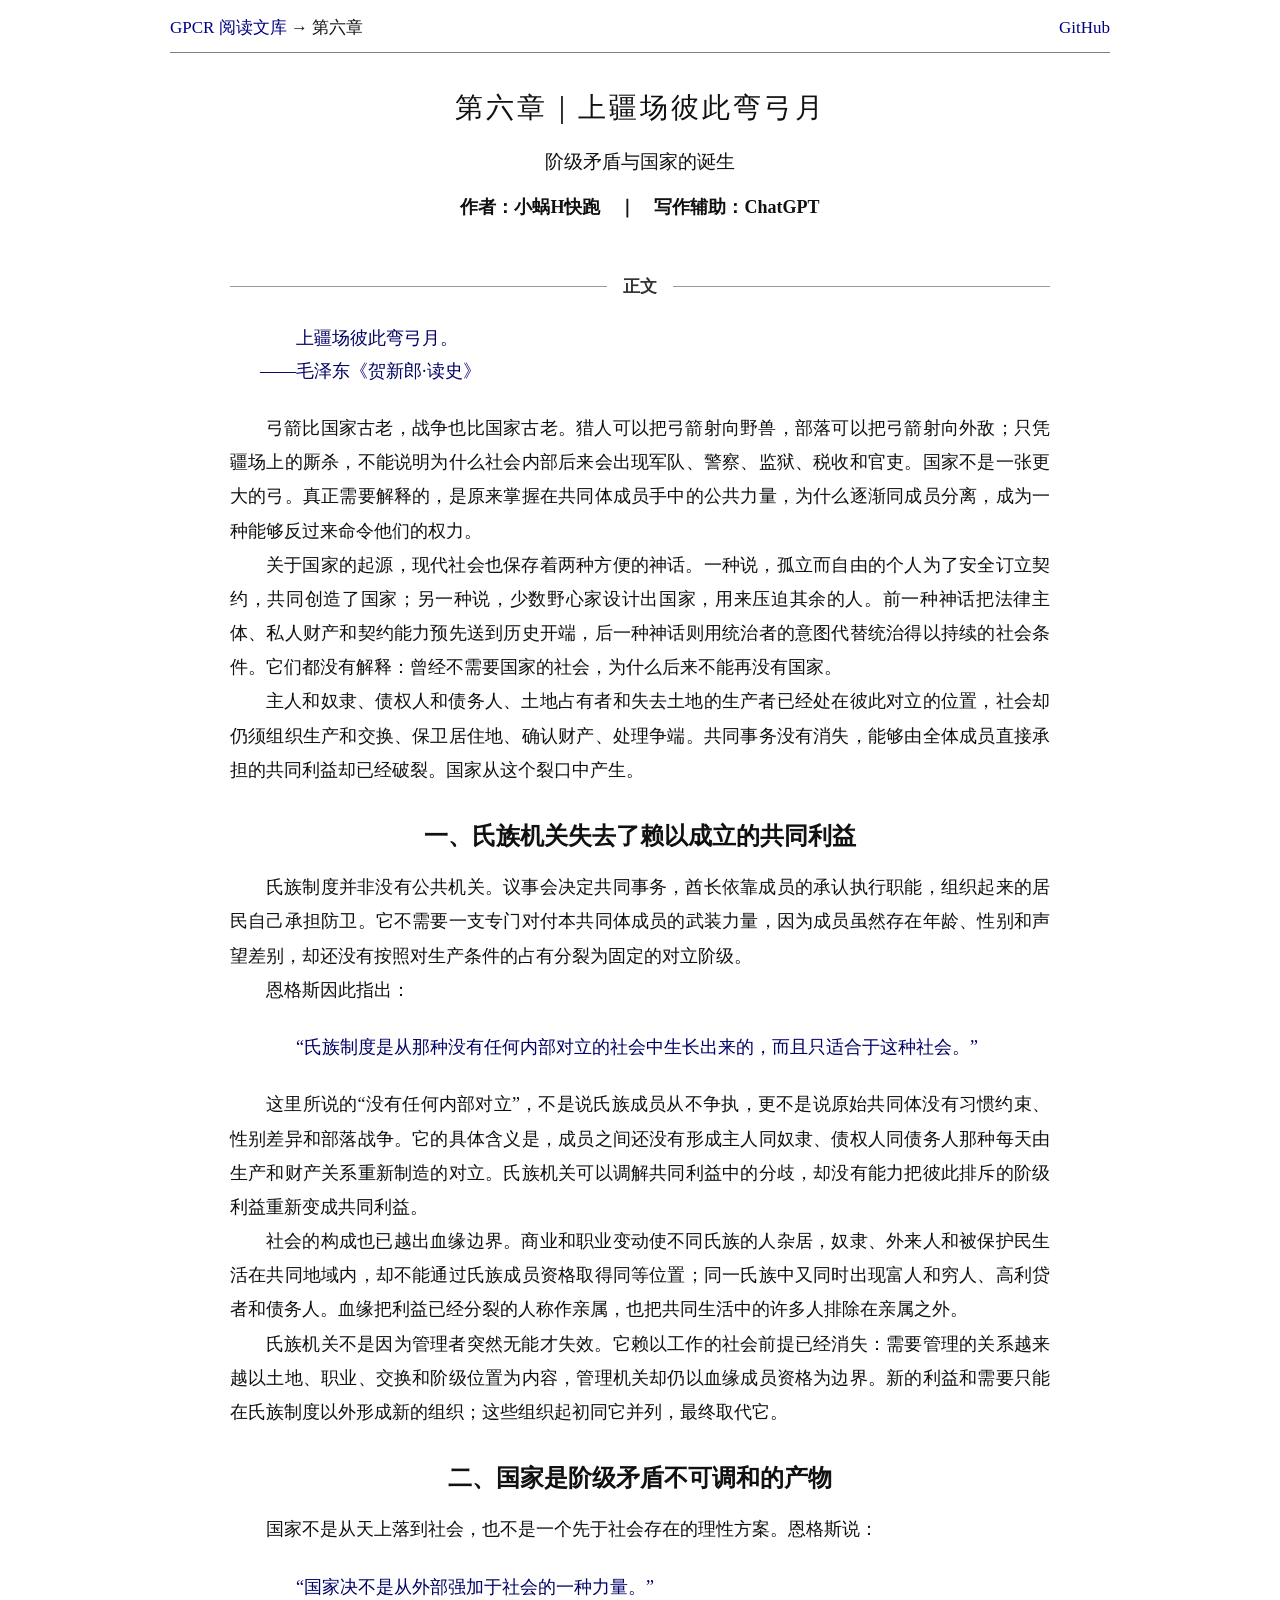
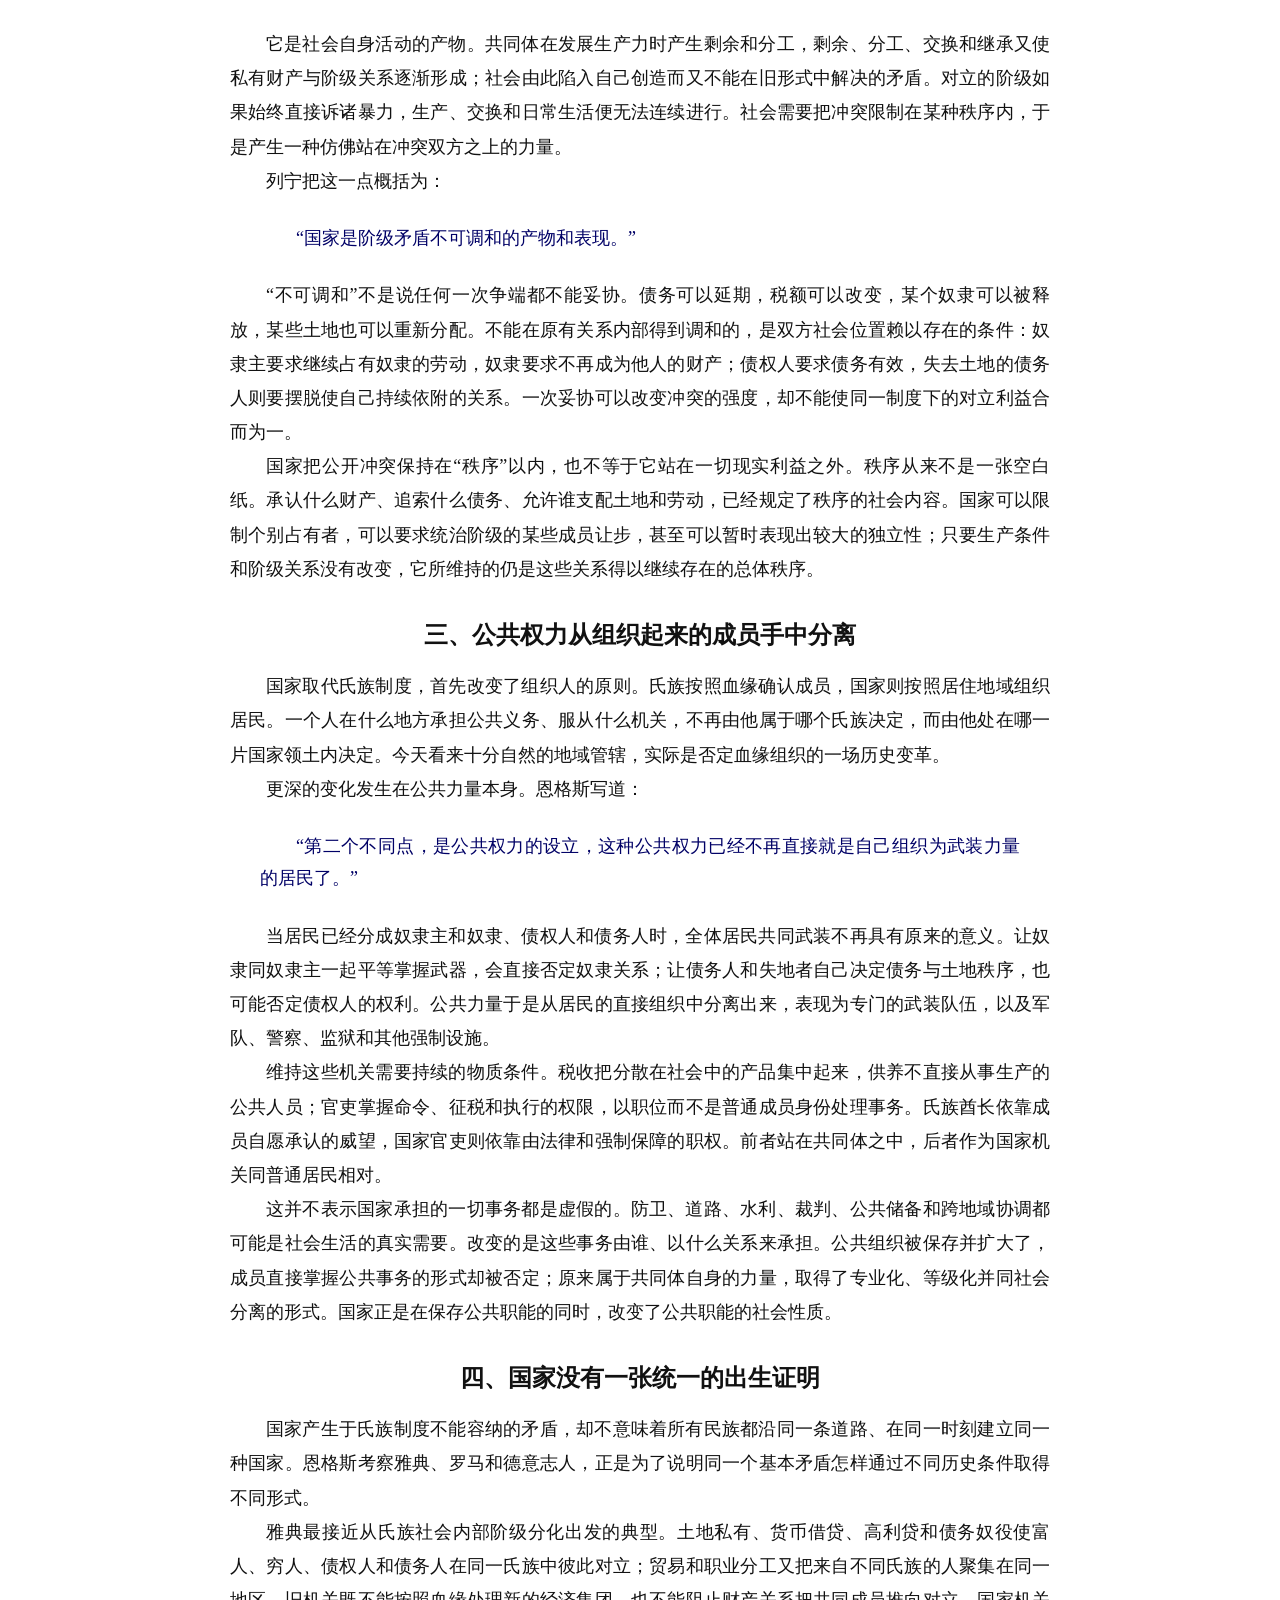
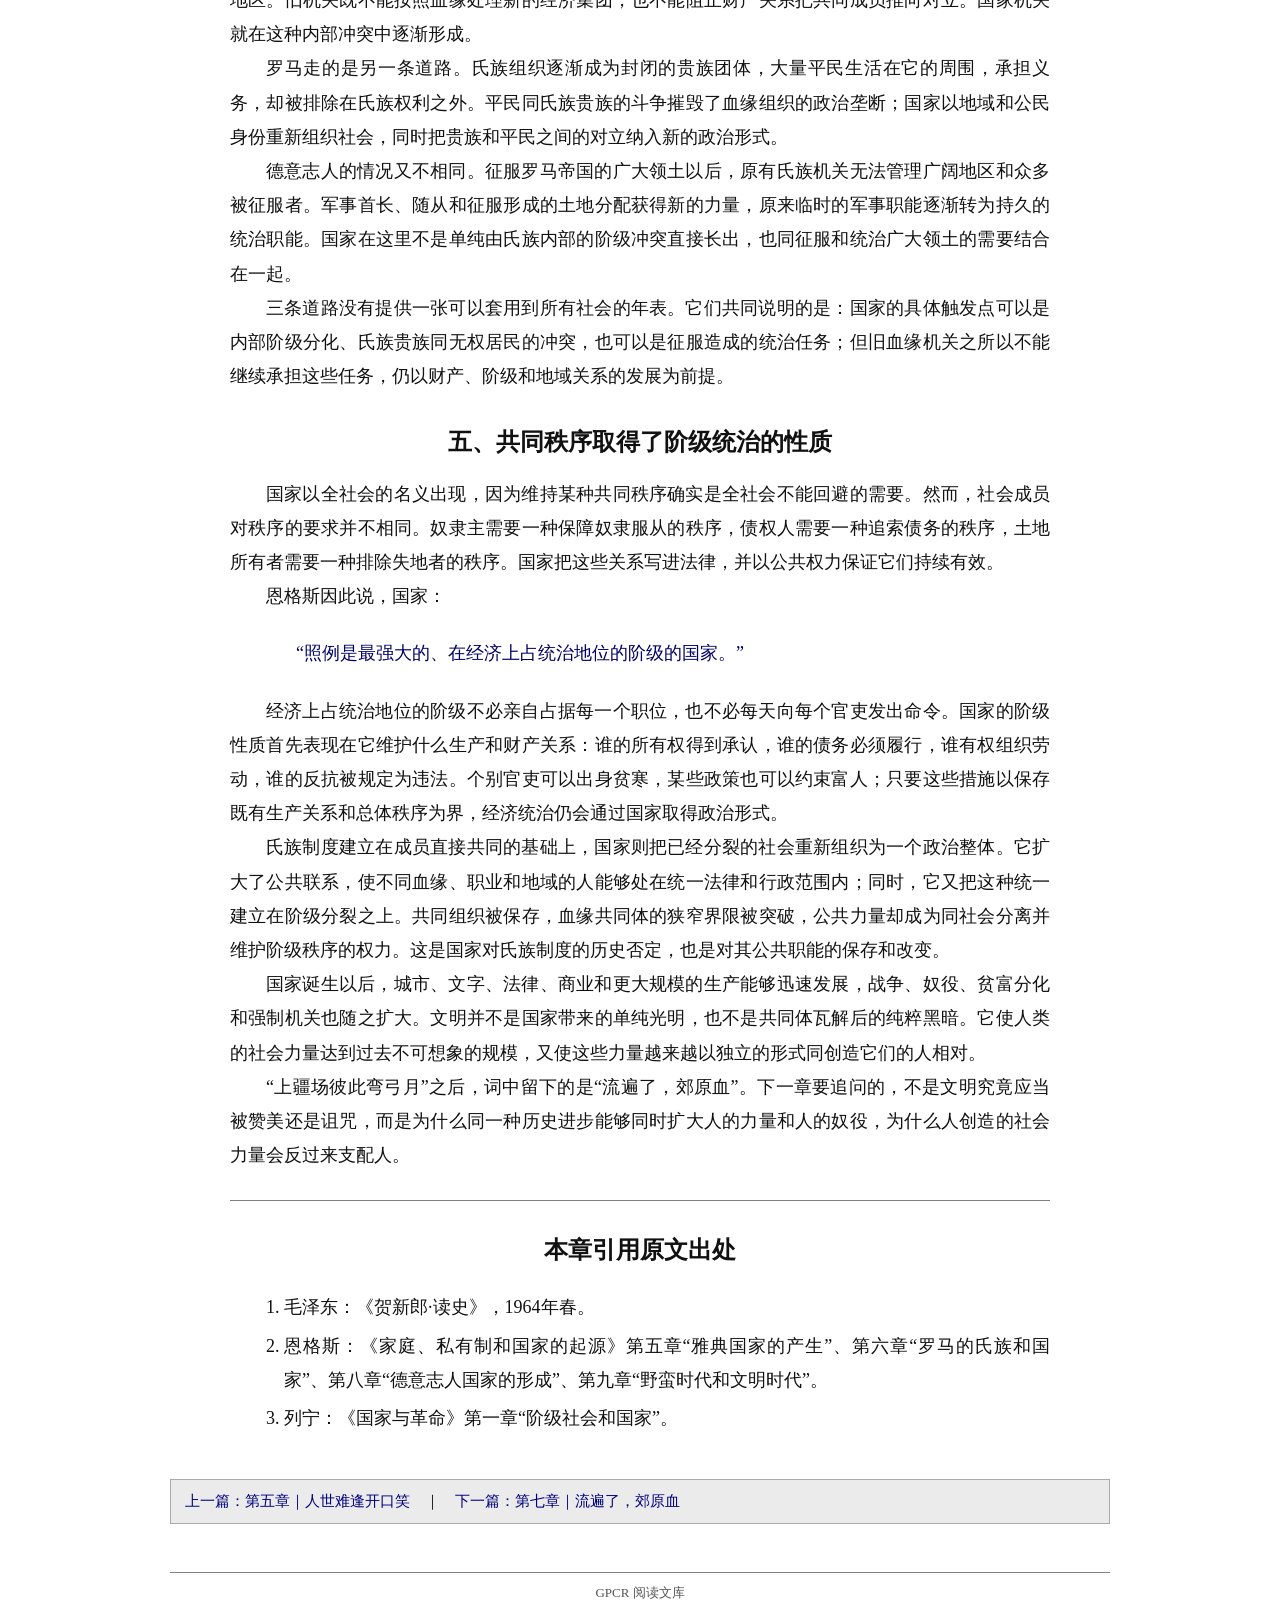
<file: docs/chapters/06/index.html>
<!doctype html>
<html lang="zh-CN">
<head>
  <meta charset="utf-8">
  <meta name="viewport" content="width=device-width, initial-scale=1">
  <title>第六章｜上疆场彼此弯弓月——阶级矛盾与国家的诞生｜《贺新郎·读史》新解</title>
  <meta name="description" content="弓箭比国家古老，战争也比国家古老。猎人可以把弓箭射向野兽，部落可以把弓箭射向外敌；只凭疆场上的厮杀，不能说明为什么社会内部后来会出现军队、警察、监狱、税收和官吏。国家不是一张更大的弓。真正需要解释的，是原来掌握在共同体成员手中的公共力量，为什么逐渐同成员分离，成为一种能够反过来命令他们的权力。">
  <meta name="author" content="小蜗H快跑">
  <meta property="og:type" content="article">
  <meta property="og:title" content="第六章｜上疆场彼此弯弓月——阶级矛盾与国家的诞生">
  <meta property="og:description" content="弓箭比国家古老，战争也比国家古老。猎人可以把弓箭射向野兽，部落可以把弓箭射向外敌；只凭疆场上的厮杀，不能说明为什么社会内部后来会出现军队、警察、监狱、税收和官吏。国家不是一张更大的弓。真正需要解释的，是原来掌握在共同体成员手中的公共力量，为什么逐渐同成员分离，成为一种能够反过来命令他们的权力。">
  <meta property="og:url" content="https://snailkorchagin.github.io/GPCR-Reading/chapters/06/">
  <meta property="og:image" content="https://snailkorchagin.github.io/GPCR-Reading/assets/preface-hero.png">
  <link rel="canonical" href="https://snailkorchagin.github.io/GPCR-Reading/chapters/06/">
  <link rel="stylesheet" href="../../assets/site.css">
</head>
<body>
  <header class="site-header">
    <div><a href="../../index.html">GPCR 阅读文库</a> → 第六章</div>
    <a href="https://github.com/SnailKorchagin/GPCR-Reading">GitHub</a>
  </header>
  <hr class="site-rule">
  <main class="article-shell"><article>
  <header class="article-header"><h1>第六章｜上疆场彼此弯弓月</h1><p class="subtitle">阶级矛盾与国家的诞生</p><p class="byline">作者：小蜗H快跑　｜　写作辅助：ChatGPT</p></header>
  <div class="text-edition-heading"><span>正文</span></div>
  <div class="prose marxists-prose"><blockquote><p>上疆场彼此弯弓月。<br>——毛泽东《贺新郎·读史》</p></blockquote>
<p>弓箭比国家古老，战争也比国家古老。猎人可以把弓箭射向野兽，部落可以把弓箭射向外敌；只凭疆场上的厮杀，不能说明为什么社会内部后来会出现军队、警察、监狱、税收和官吏。国家不是一张更大的弓。真正需要解释的，是原来掌握在共同体成员手中的公共力量，为什么逐渐同成员分离，成为一种能够反过来命令他们的权力。</p>
<p>关于国家的起源，现代社会也保存着两种方便的神话。一种说，孤立而自由的个人为了安全订立契约，共同创造了国家；另一种说，少数野心家设计出国家，用来压迫其余的人。前一种神话把法律主体、私人财产和契约能力预先送到历史开端，后一种神话则用统治者的意图代替统治得以持续的社会条件。它们都没有解释：曾经不需要国家的社会，为什么后来不能再没有国家。</p>
<p>主人和奴隶、债权人和债务人、土地占有者和失去土地的生产者已经处在彼此对立的位置，社会却仍须组织生产和交换、保卫居住地、确认财产、处理争端。共同事务没有消失，能够由全体成员直接承担的共同利益却已经破裂。国家从这个裂口中产生。</p>
<h2 id="section-1">一、氏族机关失去了赖以成立的共同利益</h2>
<p>氏族制度并非没有公共机关。议事会决定共同事务，酋长依靠成员的承认执行职能，组织起来的居民自己承担防卫。它不需要一支专门对付本共同体成员的武装力量，因为成员虽然存在年龄、性别和声望差别，却还没有按照对生产条件的占有分裂为固定的对立阶级。</p>
<p>恩格斯因此指出：</p>
<blockquote><p>“氏族制度是从那种没有任何内部对立的社会中生长出来的，而且只适合于这种社会。”</p></blockquote>
<p>这里所说的“没有任何内部对立”，不是说氏族成员从不争执，更不是说原始共同体没有习惯约束、性别差异和部落战争。它的具体含义是，成员之间还没有形成主人同奴隶、债权人同债务人那种每天由生产和财产关系重新制造的对立。氏族机关可以调解共同利益中的分歧，却没有能力把彼此排斥的阶级利益重新变成共同利益。</p>
<p>社会的构成也已越出血缘边界。商业和职业变动使不同氏族的人杂居，奴隶、外来人和被保护民生活在共同地域内，却不能通过氏族成员资格取得同等位置；同一氏族中又同时出现富人和穷人、高利贷者和债务人。血缘把利益已经分裂的人称作亲属，也把共同生活中的许多人排除在亲属之外。</p>
<p>氏族机关不是因为管理者突然无能才失效。它赖以工作的社会前提已经消失：需要管理的关系越来越以土地、职业、交换和阶级位置为内容，管理机关却仍以血缘成员资格为边界。新的利益和需要只能在氏族制度以外形成新的组织；这些组织起初同它并列，最终取代它。</p>
<h2 id="section-2">二、国家是阶级矛盾不可调和的产物</h2>
<p>国家不是从天上落到社会，也不是一个先于社会存在的理性方案。恩格斯说：</p>
<blockquote><p>“国家决不是从外部强加于社会的一种力量。”</p></blockquote>
<p>它是社会自身活动的产物。共同体在发展生产力时产生剩余和分工，剩余、分工、交换和继承又使私有财产与阶级关系逐渐形成；社会由此陷入自己创造而又不能在旧形式中解决的矛盾。对立的阶级如果始终直接诉诸暴力，生产、交换和日常生活便无法连续进行。社会需要把冲突限制在某种秩序内，于是产生一种仿佛站在冲突双方之上的力量。</p>
<p>列宁把这一点概括为：</p>
<blockquote><p>“国家是阶级矛盾不可调和的产物和表现。”</p></blockquote>
<p>“不可调和”不是说任何一次争端都不能妥协。债务可以延期，税额可以改变，某个奴隶可以被释放，某些土地也可以重新分配。不能在原有关系内部得到调和的，是双方社会位置赖以存在的条件：奴隶主要求继续占有奴隶的劳动，奴隶要求不再成为他人的财产；债权人要求债务有效，失去土地的债务人则要摆脱使自己持续依附的关系。一次妥协可以改变冲突的强度，却不能使同一制度下的对立利益合而为一。</p>
<p>国家把公开冲突保持在“秩序”以内，也不等于它站在一切现实利益之外。秩序从来不是一张空白纸。承认什么财产、追索什么债务、允许谁支配土地和劳动，已经规定了秩序的社会内容。国家可以限制个别占有者，可以要求统治阶级的某些成员让步，甚至可以暂时表现出较大的独立性；只要生产条件和阶级关系没有改变，它所维持的仍是这些关系得以继续存在的总体秩序。</p>
<h2 id="section-3">三、公共权力从组织起来的成员手中分离</h2>
<p>国家取代氏族制度，首先改变了组织人的原则。氏族按照血缘确认成员，国家则按照居住地域组织居民。一个人在什么地方承担公共义务、服从什么机关，不再由他属于哪个氏族决定，而由他处在哪一片国家领土内决定。今天看来十分自然的地域管辖，实际是否定血缘组织的一场历史变革。</p>
<p>更深的变化发生在公共力量本身。恩格斯写道：</p>
<blockquote><p>“第二个不同点，是公共权力的设立，这种公共权力已经不再直接就是自己组织为武装力量的居民了。”</p></blockquote>
<p>当居民已经分成奴隶主和奴隶、债权人和债务人时，全体居民共同武装不再具有原来的意义。让奴隶同奴隶主一起平等掌握武器，会直接否定奴隶关系；让债务人和失地者自己决定债务与土地秩序，也可能否定债权人的权利。公共力量于是从居民的直接组织中分离出来，表现为专门的武装队伍，以及军队、警察、监狱和其他强制设施。</p>
<p>维持这些机关需要持续的物质条件。税收把分散在社会中的产品集中起来，供养不直接从事生产的公共人员；官吏掌握命令、征税和执行的权限，以职位而不是普通成员身份处理事务。氏族酋长依靠成员自愿承认的威望，国家官吏则依靠由法律和强制保障的职权。前者站在共同体之中，后者作为国家机关同普通居民相对。</p>
<p>这并不表示国家承担的一切事务都是虚假的。防卫、道路、水利、裁判、公共储备和跨地域协调都可能是社会生活的真实需要。改变的是这些事务由谁、以什么关系来承担。公共组织被保存并扩大了，成员直接掌握公共事务的形式却被否定；原来属于共同体自身的力量，取得了专业化、等级化并同社会分离的形式。国家正是在保存公共职能的同时，改变了公共职能的社会性质。</p>
<h2 id="section-4">四、国家没有一张统一的出生证明</h2>
<p>国家产生于氏族制度不能容纳的矛盾，却不意味着所有民族都沿同一条道路、在同一时刻建立同一种国家。恩格斯考察雅典、罗马和德意志人，正是为了说明同一个基本矛盾怎样通过不同历史条件取得不同形式。</p>
<p>雅典最接近从氏族社会内部阶级分化出发的典型。土地私有、货币借贷、高利贷和债务奴役使富人、穷人、债权人和债务人在同一氏族中彼此对立；贸易和职业分工又把来自不同氏族的人聚集在同一地区。旧机关既不能按照血缘处理新的经济集团，也不能阻止财产关系把共同成员推向对立。国家机关就在这种内部冲突中逐渐形成。</p>
<p>罗马走的是另一条道路。氏族组织逐渐成为封闭的贵族团体，大量平民生活在它的周围，承担义务，却被排除在氏族权利之外。平民同氏族贵族的斗争摧毁了血缘组织的政治垄断；国家以地域和公民身份重新组织社会，同时把贵族和平民之间的对立纳入新的政治形式。</p>
<p>德意志人的情况又不相同。征服罗马帝国的广大领土以后，原有氏族机关无法管理广阔地区和众多被征服者。军事首长、随从和征服形成的土地分配获得新的力量，原来临时的军事职能逐渐转为持久的统治职能。国家在这里不是单纯由氏族内部的阶级冲突直接长出，也同征服和统治广大领土的需要结合在一起。</p>
<p>三条道路没有提供一张可以套用到所有社会的年表。它们共同说明的是：国家的具体触发点可以是内部阶级分化、氏族贵族同无权居民的冲突，也可以是征服造成的统治任务；但旧血缘机关之所以不能继续承担这些任务，仍以财产、阶级和地域关系的发展为前提。</p>
<h2 id="section-5">五、共同秩序取得了阶级统治的性质</h2>
<p>国家以全社会的名义出现，因为维持某种共同秩序确实是全社会不能回避的需要。然而，社会成员对秩序的要求并不相同。奴隶主需要一种保障奴隶服从的秩序，债权人需要一种追索债务的秩序，土地所有者需要一种排除失地者的秩序。国家把这些关系写进法律，并以公共权力保证它们持续有效。</p>
<p>恩格斯因此说，国家：</p>
<blockquote><p>“照例是最强大的、在经济上占统治地位的阶级的国家。”</p></blockquote>
<p>经济上占统治地位的阶级不必亲自占据每一个职位，也不必每天向每个官吏发出命令。国家的阶级性质首先表现在它维护什么生产和财产关系：谁的所有权得到承认，谁的债务必须履行，谁有权组织劳动，谁的反抗被规定为违法。个别官吏可以出身贫寒，某些政策也可以约束富人；只要这些措施以保存既有生产关系和总体秩序为界，经济统治仍会通过国家取得政治形式。</p>
<p>氏族制度建立在成员直接共同的基础上，国家则把已经分裂的社会重新组织为一个政治整体。它扩大了公共联系，使不同血缘、职业和地域的人能够处在统一法律和行政范围内；同时，它又把这种统一建立在阶级分裂之上。共同组织被保存，血缘共同体的狭窄界限被突破，公共力量却成为同社会分离并维护阶级秩序的权力。这是国家对氏族制度的历史否定，也是对其公共职能的保存和改变。</p>
<p>国家诞生以后，城市、文字、法律、商业和更大规模的生产能够迅速发展，战争、奴役、贫富分化和强制机关也随之扩大。文明并不是国家带来的单纯光明，也不是共同体瓦解后的纯粹黑暗。它使人类的社会力量达到过去不可想象的规模，又使这些力量越来越以独立的形式同创造它们的人相对。</p>
<p>“上疆场彼此弯弓月”之后，词中留下的是“流遍了，郊原血”。下一章要追问的，不是文明究竟应当被赞美还是诅咒，而是为什么同一种历史进步能够同时扩大人的力量和人的奴役，为什么人创造的社会力量会反过来支配人。</p>
<hr>
<h2 id="section-7">本章引用原文出处</h2>
<ol><li>毛泽东：《贺新郎·读史》，1964年春。</li><li>恩格斯：《家庭、私有制和国家的起源》第五章“雅典国家的产生”、第六章“罗马的氏族和国家”、第八章“德意志人国家的形成”、第九章“野蛮时代和文明时代”。</li><li>列宁：《国家与革命》第一章“阶级社会和国家”。</li></ol></div>
  <aside class="forthcoming"><a href="../05/index.html">上一篇：第五章｜人世难逢开口笑</a>　｜　<a href="../07/index.html">下一篇：第七章｜流遍了，郊原血</a></aside>
</article></main>
  <footer><hr><p>GPCR 阅读文库</p></footer>
</body>
</html>
</file>
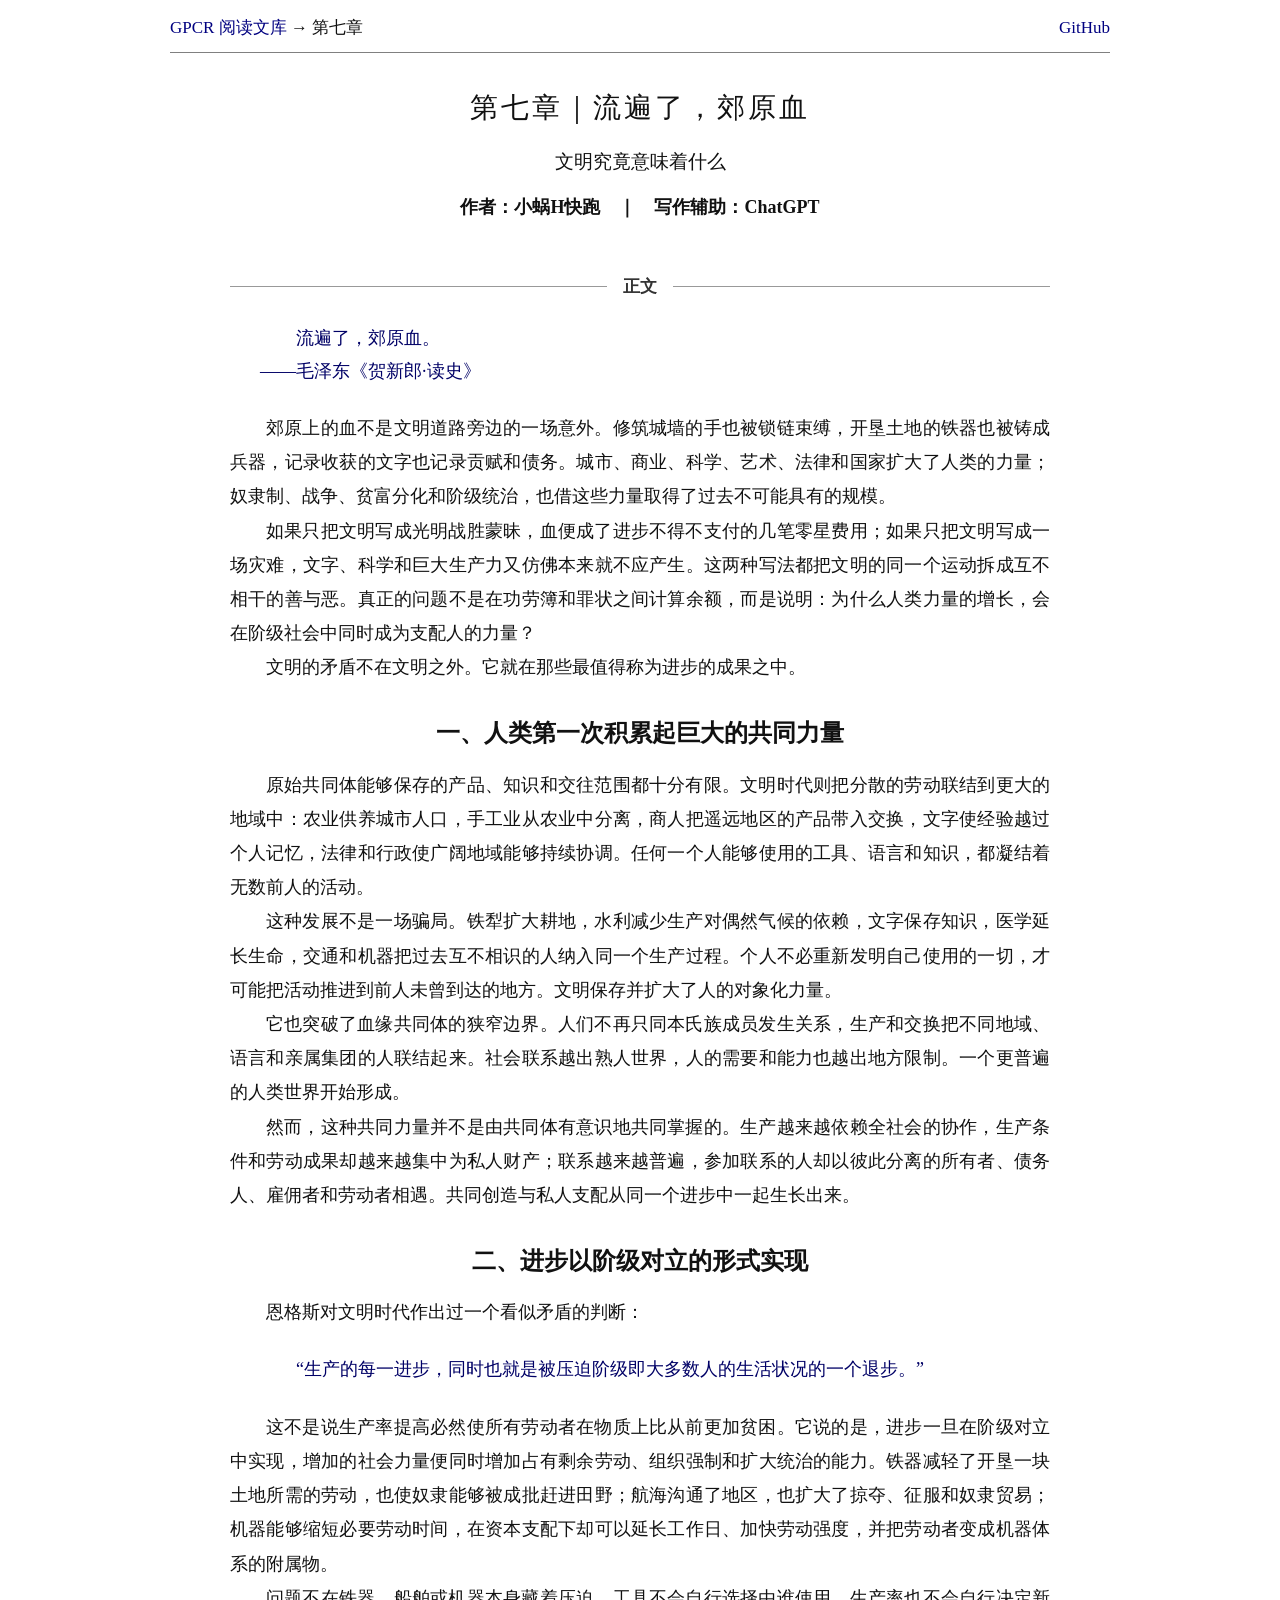
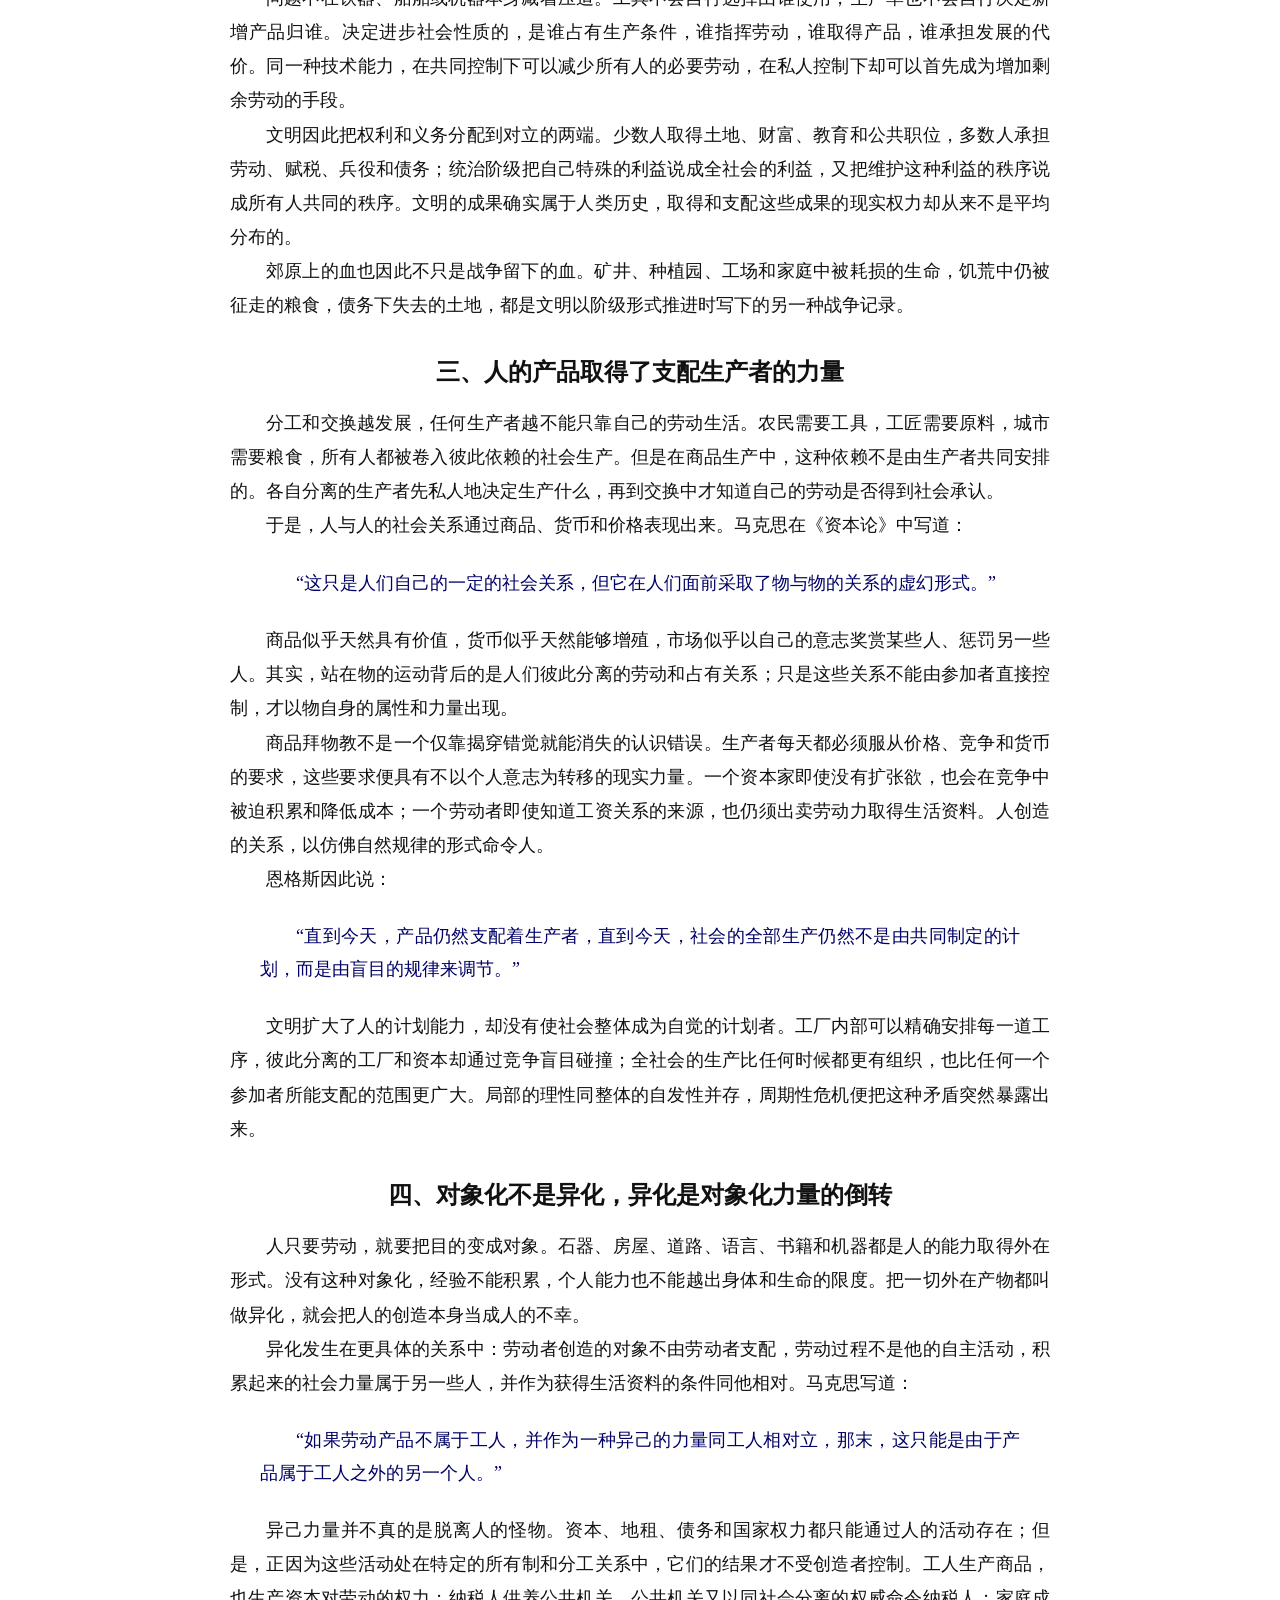
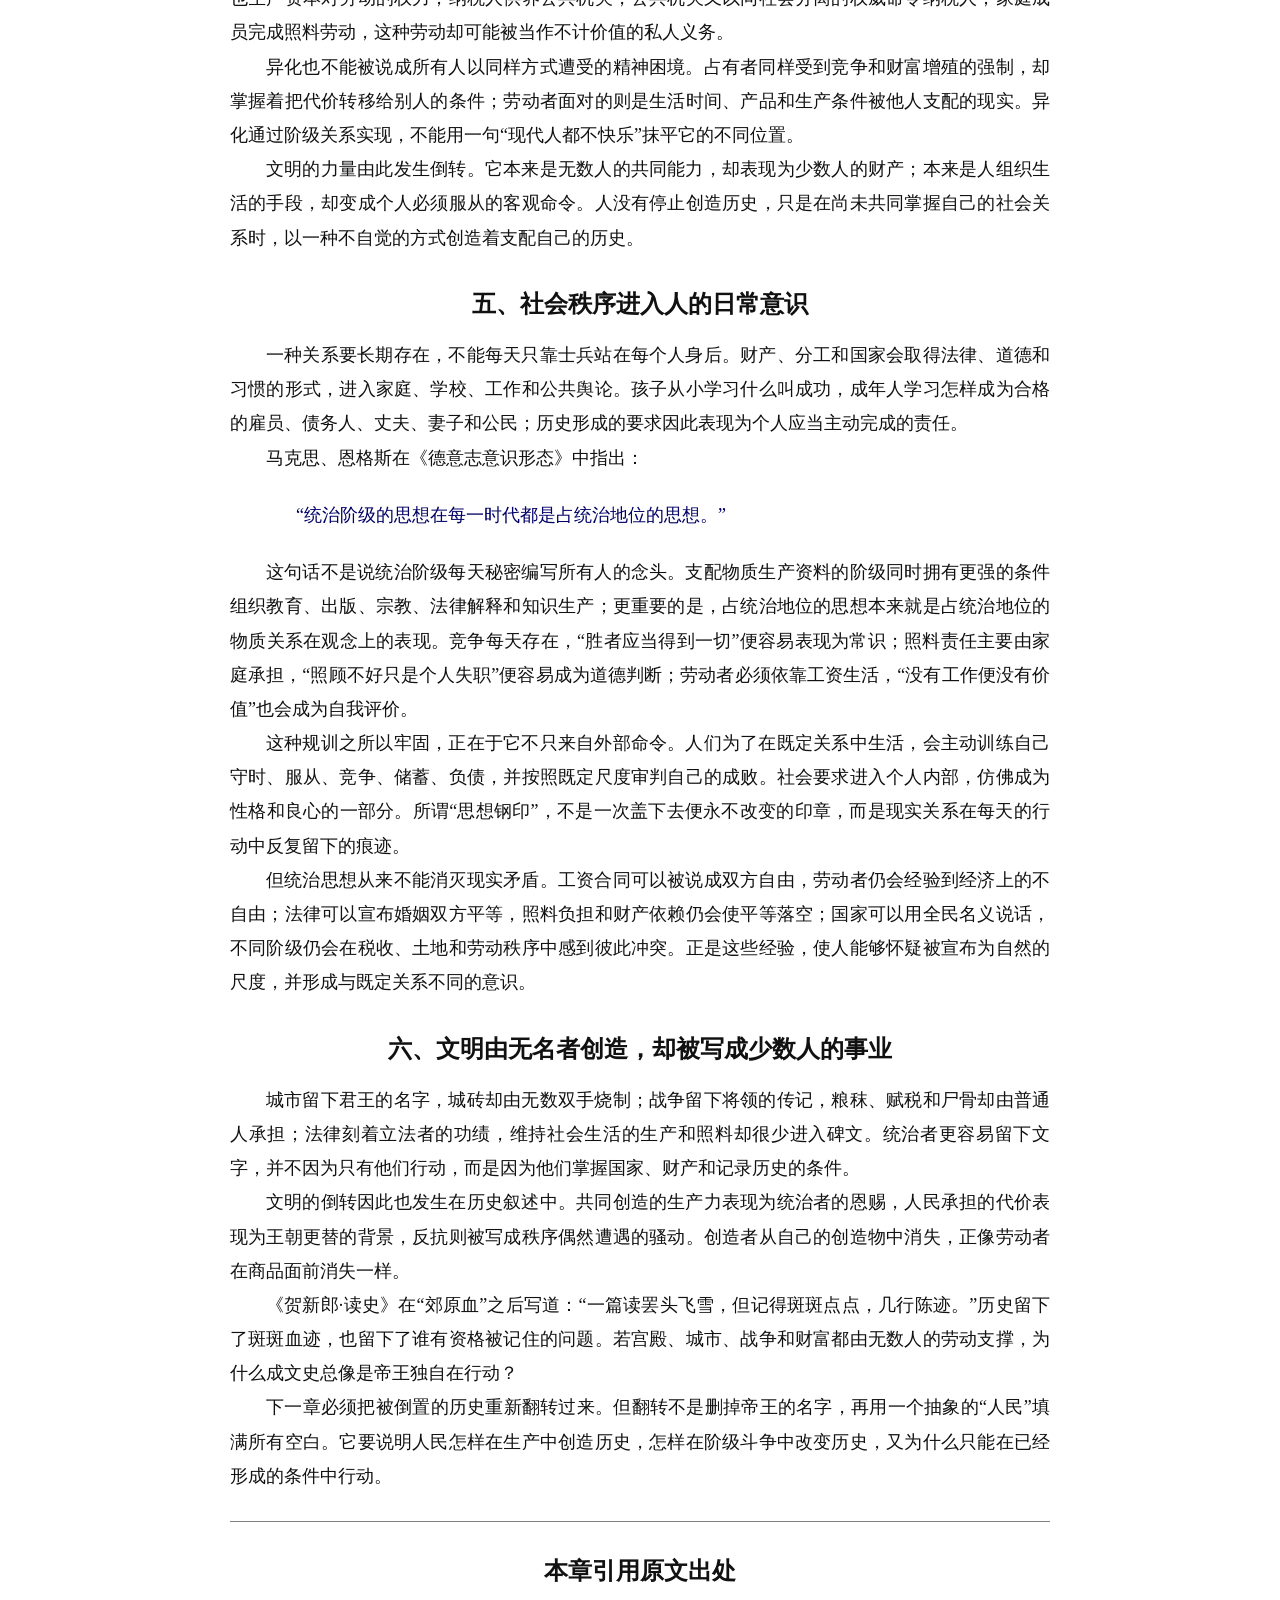
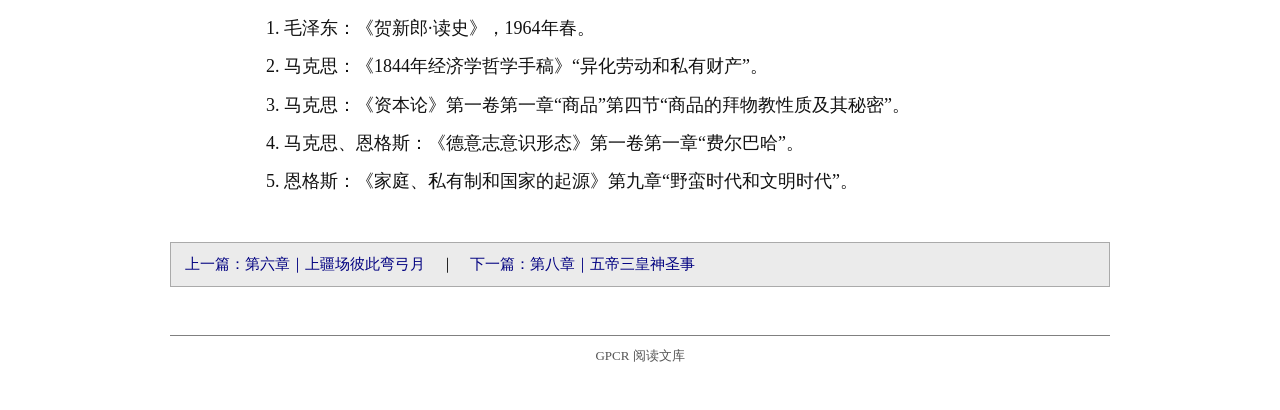
<file: docs/chapters/07/index.html>
<!doctype html>
<html lang="zh-CN">
<head>
  <meta charset="utf-8">
  <meta name="viewport" content="width=device-width, initial-scale=1">
  <title>第七章｜流遍了，郊原血——文明究竟意味着什么｜《贺新郎·读史》新解</title>
  <meta name="description" content="郊原上的血不是文明道路旁边的一场意外。修筑城墙的手也被锁链束缚，开垦土地的铁器也被铸成兵器，记录收获的文字也记录贡赋和债务。城市、商业、科学、艺术、法律和国家扩大了人类的力量；奴隶制、战争、贫富分化和阶级统治，也借这些力量取得了过去不可能具有的规模。">
  <meta name="author" content="小蜗H快跑">
  <meta property="og:type" content="article">
  <meta property="og:title" content="第七章｜流遍了，郊原血——文明究竟意味着什么">
  <meta property="og:description" content="郊原上的血不是文明道路旁边的一场意外。修筑城墙的手也被锁链束缚，开垦土地的铁器也被铸成兵器，记录收获的文字也记录贡赋和债务。城市、商业、科学、艺术、法律和国家扩大了人类的力量；奴隶制、战争、贫富分化和阶级统治，也借这些力量取得了过去不可能具有的规模。">
  <meta property="og:url" content="https://snailkorchagin.github.io/GPCR-Reading/chapters/07/">
  <meta property="og:image" content="https://snailkorchagin.github.io/GPCR-Reading/assets/preface-hero.png">
  <link rel="canonical" href="https://snailkorchagin.github.io/GPCR-Reading/chapters/07/">
  <link rel="stylesheet" href="../../assets/site.css">
</head>
<body>
  <header class="site-header">
    <div><a href="../../index.html">GPCR 阅读文库</a> → 第七章</div>
    <a href="https://github.com/SnailKorchagin/GPCR-Reading">GitHub</a>
  </header>
  <hr class="site-rule">
  <main class="article-shell"><article>
  <header class="article-header"><h1>第七章｜流遍了，郊原血</h1><p class="subtitle">文明究竟意味着什么</p><p class="byline">作者：小蜗H快跑　｜　写作辅助：ChatGPT</p></header>
  <div class="text-edition-heading"><span>正文</span></div>
  <div class="prose marxists-prose"><blockquote><p>流遍了，郊原血。<br>——毛泽东《贺新郎·读史》</p></blockquote>
<p>郊原上的血不是文明道路旁边的一场意外。修筑城墙的手也被锁链束缚，开垦土地的铁器也被铸成兵器，记录收获的文字也记录贡赋和债务。城市、商业、科学、艺术、法律和国家扩大了人类的力量；奴隶制、战争、贫富分化和阶级统治，也借这些力量取得了过去不可能具有的规模。</p>
<p>如果只把文明写成光明战胜蒙昧，血便成了进步不得不支付的几笔零星费用；如果只把文明写成一场灾难，文字、科学和巨大生产力又仿佛本来就不应产生。这两种写法都把文明的同一个运动拆成互不相干的善与恶。真正的问题不是在功劳簿和罪状之间计算余额，而是说明：为什么人类力量的增长，会在阶级社会中同时成为支配人的力量？</p>
<p>文明的矛盾不在文明之外。它就在那些最值得称为进步的成果之中。</p>
<h2 id="section-1">一、人类第一次积累起巨大的共同力量</h2>
<p>原始共同体能够保存的产品、知识和交往范围都十分有限。文明时代则把分散的劳动联结到更大的地域中：农业供养城市人口，手工业从农业中分离，商人把遥远地区的产品带入交换，文字使经验越过个人记忆，法律和行政使广阔地域能够持续协调。任何一个人能够使用的工具、语言和知识，都凝结着无数前人的活动。</p>
<p>这种发展不是一场骗局。铁犁扩大耕地，水利减少生产对偶然气候的依赖，文字保存知识，医学延长生命，交通和机器把过去互不相识的人纳入同一个生产过程。个人不必重新发明自己使用的一切，才可能把活动推进到前人未曾到达的地方。文明保存并扩大了人的对象化力量。</p>
<p>它也突破了血缘共同体的狭窄边界。人们不再只同本氏族成员发生关系，生产和交换把不同地域、语言和亲属集团的人联结起来。社会联系越出熟人世界，人的需要和能力也越出地方限制。一个更普遍的人类世界开始形成。</p>
<p>然而，这种共同力量并不是由共同体有意识地共同掌握的。生产越来越依赖全社会的协作，生产条件和劳动成果却越来越集中为私人财产；联系越来越普遍，参加联系的人却以彼此分离的所有者、债务人、雇佣者和劳动者相遇。共同创造与私人支配从同一个进步中一起生长出来。</p>
<h2 id="section-2">二、进步以阶级对立的形式实现</h2>
<p>恩格斯对文明时代作出过一个看似矛盾的判断：</p>
<blockquote><p>“生产的每一进步，同时也就是被压迫阶级即大多数人的生活状况的一个退步。”</p></blockquote>
<p>这不是说生产率提高必然使所有劳动者在物质上比从前更加贫困。它说的是，进步一旦在阶级对立中实现，增加的社会力量便同时增加占有剩余劳动、组织强制和扩大统治的能力。铁器减轻了开垦一块土地所需的劳动，也使奴隶能够被成批赶进田野；航海沟通了地区，也扩大了掠夺、征服和奴隶贸易；机器能够缩短必要劳动时间，在资本支配下却可以延长工作日、加快劳动强度，并把劳动者变成机器体系的附属物。</p>
<p>问题不在铁器、船舶或机器本身藏着压迫。工具不会自行选择由谁使用，生产率也不会自行决定新增产品归谁。决定进步社会性质的，是谁占有生产条件，谁指挥劳动，谁取得产品，谁承担发展的代价。同一种技术能力，在共同控制下可以减少所有人的必要劳动，在私人控制下却可以首先成为增加剩余劳动的手段。</p>
<p>文明因此把权利和义务分配到对立的两端。少数人取得土地、财富、教育和公共职位，多数人承担劳动、赋税、兵役和债务；统治阶级把自己特殊的利益说成全社会的利益，又把维护这种利益的秩序说成所有人共同的秩序。文明的成果确实属于人类历史，取得和支配这些成果的现实权力却从来不是平均分布的。</p>
<p>郊原上的血也因此不只是战争留下的血。矿井、种植园、工场和家庭中被耗损的生命，饥荒中仍被征走的粮食，债务下失去的土地，都是文明以阶级形式推进时写下的另一种战争记录。</p>
<h2 id="section-3">三、人的产品取得了支配生产者的力量</h2>
<p>分工和交换越发展，任何生产者越不能只靠自己的劳动生活。农民需要工具，工匠需要原料，城市需要粮食，所有人都被卷入彼此依赖的社会生产。但是在商品生产中，这种依赖不是由生产者共同安排的。各自分离的生产者先私人地决定生产什么，再到交换中才知道自己的劳动是否得到社会承认。</p>
<p>于是，人与人的社会关系通过商品、货币和价格表现出来。马克思在《资本论》中写道：</p>
<blockquote><p>“这只是人们自己的一定的社会关系，但它在人们面前采取了物与物的关系的虚幻形式。”</p></blockquote>
<p>商品似乎天然具有价值，货币似乎天然能够增殖，市场似乎以自己的意志奖赏某些人、惩罚另一些人。其实，站在物的运动背后的是人们彼此分离的劳动和占有关系；只是这些关系不能由参加者直接控制，才以物自身的属性和力量出现。</p>
<p>商品拜物教不是一个仅靠揭穿错觉就能消失的认识错误。生产者每天都必须服从价格、竞争和货币的要求，这些要求便具有不以个人意志为转移的现实力量。一个资本家即使没有扩张欲，也会在竞争中被迫积累和降低成本；一个劳动者即使知道工资关系的来源，也仍须出卖劳动力取得生活资料。人创造的关系，以仿佛自然规律的形式命令人。</p>
<p>恩格斯因此说：</p>
<blockquote><p>“直到今天，产品仍然支配着生产者，直到今天，社会的全部生产仍然不是由共同制定的计划，而是由盲目的规律来调节。”</p></blockquote>
<p>文明扩大了人的计划能力，却没有使社会整体成为自觉的计划者。工厂内部可以精确安排每一道工序，彼此分离的工厂和资本却通过竞争盲目碰撞；全社会的生产比任何时候都更有组织，也比任何一个参加者所能支配的范围更广大。局部的理性同整体的自发性并存，周期性危机便把这种矛盾突然暴露出来。</p>
<h2 id="section-4">四、对象化不是异化，异化是对象化力量的倒转</h2>
<p>人只要劳动，就要把目的变成对象。石器、房屋、道路、语言、书籍和机器都是人的能力取得外在形式。没有这种对象化，经验不能积累，个人能力也不能越出身体和生命的限度。把一切外在产物都叫做异化，就会把人的创造本身当成人的不幸。</p>
<p>异化发生在更具体的关系中：劳动者创造的对象不由劳动者支配，劳动过程不是他的自主活动，积累起来的社会力量属于另一些人，并作为获得生活资料的条件同他相对。马克思写道：</p>
<blockquote><p>“如果劳动产品不属于工人，并作为一种异己的力量同工人相对立，那末，这只能是由于产品属于工人之外的另一个人。”</p></blockquote>
<p>异己力量并不真的是脱离人的怪物。资本、地租、债务和国家权力都只能通过人的活动存在；但是，正因为这些活动处在特定的所有制和分工关系中，它们的结果才不受创造者控制。工人生产商品，也生产资本对劳动的权力；纳税人供养公共机关，公共机关又以同社会分离的权威命令纳税人；家庭成员完成照料劳动，这种劳动却可能被当作不计价值的私人义务。</p>
<p>异化也不能被说成所有人以同样方式遭受的精神困境。占有者同样受到竞争和财富增殖的强制，却掌握着把代价转移给别人的条件；劳动者面对的则是生活时间、产品和生产条件被他人支配的现实。异化通过阶级关系实现，不能用一句“现代人都不快乐”抹平它的不同位置。</p>
<p>文明的力量由此发生倒转。它本来是无数人的共同能力，却表现为少数人的财产；本来是人组织生活的手段，却变成个人必须服从的客观命令。人没有停止创造历史，只是在尚未共同掌握自己的社会关系时，以一种不自觉的方式创造着支配自己的历史。</p>
<h2 id="section-5">五、社会秩序进入人的日常意识</h2>
<p>一种关系要长期存在，不能每天只靠士兵站在每个人身后。财产、分工和国家会取得法律、道德和习惯的形式，进入家庭、学校、工作和公共舆论。孩子从小学习什么叫成功，成年人学习怎样成为合格的雇员、债务人、丈夫、妻子和公民；历史形成的要求因此表现为个人应当主动完成的责任。</p>
<p>马克思、恩格斯在《德意志意识形态》中指出：</p>
<blockquote><p>“统治阶级的思想在每一时代都是占统治地位的思想。”</p></blockquote>
<p>这句话不是说统治阶级每天秘密编写所有人的念头。支配物质生产资料的阶级同时拥有更强的条件组织教育、出版、宗教、法律解释和知识生产；更重要的是，占统治地位的思想本来就是占统治地位的物质关系在观念上的表现。竞争每天存在，“胜者应当得到一切”便容易表现为常识；照料责任主要由家庭承担，“照顾不好只是个人失职”便容易成为道德判断；劳动者必须依靠工资生活，“没有工作便没有价值”也会成为自我评价。</p>
<p>这种规训之所以牢固，正在于它不只来自外部命令。人们为了在既定关系中生活，会主动训练自己守时、服从、竞争、储蓄、负债，并按照既定尺度审判自己的成败。社会要求进入个人内部，仿佛成为性格和良心的一部分。所谓“思想钢印”，不是一次盖下去便永不改变的印章，而是现实关系在每天的行动中反复留下的痕迹。</p>
<p>但统治思想从来不能消灭现实矛盾。工资合同可以被说成双方自由，劳动者仍会经验到经济上的不自由；法律可以宣布婚姻双方平等，照料负担和财产依赖仍会使平等落空；国家可以用全民名义说话，不同阶级仍会在税收、土地和劳动秩序中感到彼此冲突。正是这些经验，使人能够怀疑被宣布为自然的尺度，并形成与既定关系不同的意识。</p>
<h2 id="section-6">六、文明由无名者创造，却被写成少数人的事业</h2>
<p>城市留下君王的名字，城砖却由无数双手烧制；战争留下将领的传记，粮秣、赋税和尸骨却由普通人承担；法律刻着立法者的功绩，维持社会生活的生产和照料却很少进入碑文。统治者更容易留下文字，并不因为只有他们行动，而是因为他们掌握国家、财产和记录历史的条件。</p>
<p>文明的倒转因此也发生在历史叙述中。共同创造的生产力表现为统治者的恩赐，人民承担的代价表现为王朝更替的背景，反抗则被写成秩序偶然遭遇的骚动。创造者从自己的创造物中消失，正像劳动者在商品面前消失一样。</p>
<p>《贺新郎·读史》在“郊原血”之后写道：“一篇读罢头飞雪，但记得斑斑点点，几行陈迹。”历史留下了斑斑血迹，也留下了谁有资格被记住的问题。若宫殿、城市、战争和财富都由无数人的劳动支撑，为什么成文史总像是帝王独自在行动？</p>
<p>下一章必须把被倒置的历史重新翻转过来。但翻转不是删掉帝王的名字，再用一个抽象的“人民”填满所有空白。它要说明人民怎样在生产中创造历史，怎样在阶级斗争中改变历史，又为什么只能在已经形成的条件中行动。</p>
<hr>
<h2 id="section-8">本章引用原文出处</h2>
<ol><li>毛泽东：《贺新郎·读史》，1964年春。</li><li>马克思：《1844年经济学哲学手稿》“异化劳动和私有财产”。</li><li>马克思：《资本论》第一卷第一章“商品”第四节“商品的拜物教性质及其秘密”。</li><li>马克思、恩格斯：《德意志意识形态》第一卷第一章“费尔巴哈”。</li><li>恩格斯：《家庭、私有制和国家的起源》第九章“野蛮时代和文明时代”。</li></ol></div>
  <aside class="forthcoming"><a href="../06/index.html">上一篇：第六章｜上疆场彼此弯弓月</a>　｜　<a href="../08/index.html">下一篇：第八章｜五帝三皇神圣事</a></aside>
</article></main>
  <footer><hr><p>GPCR 阅读文库</p></footer>
</body>
</html>
</file>
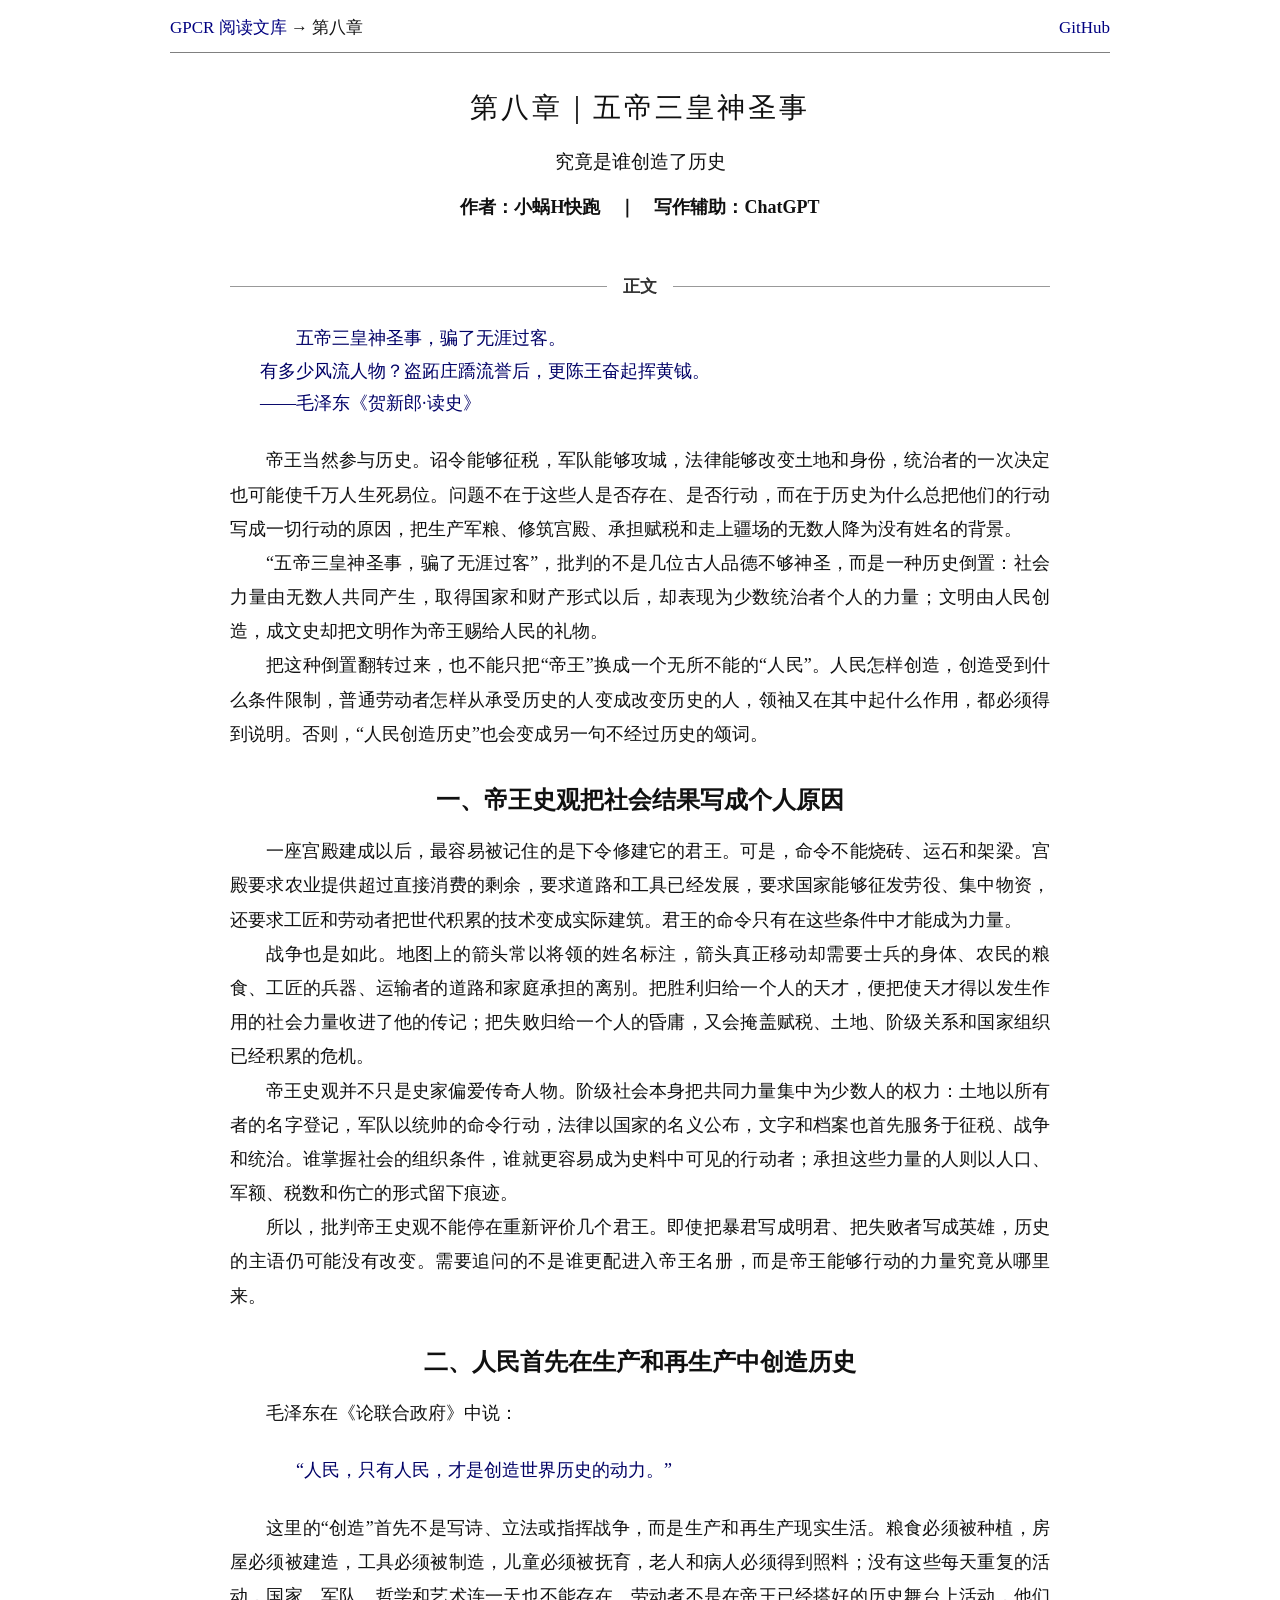
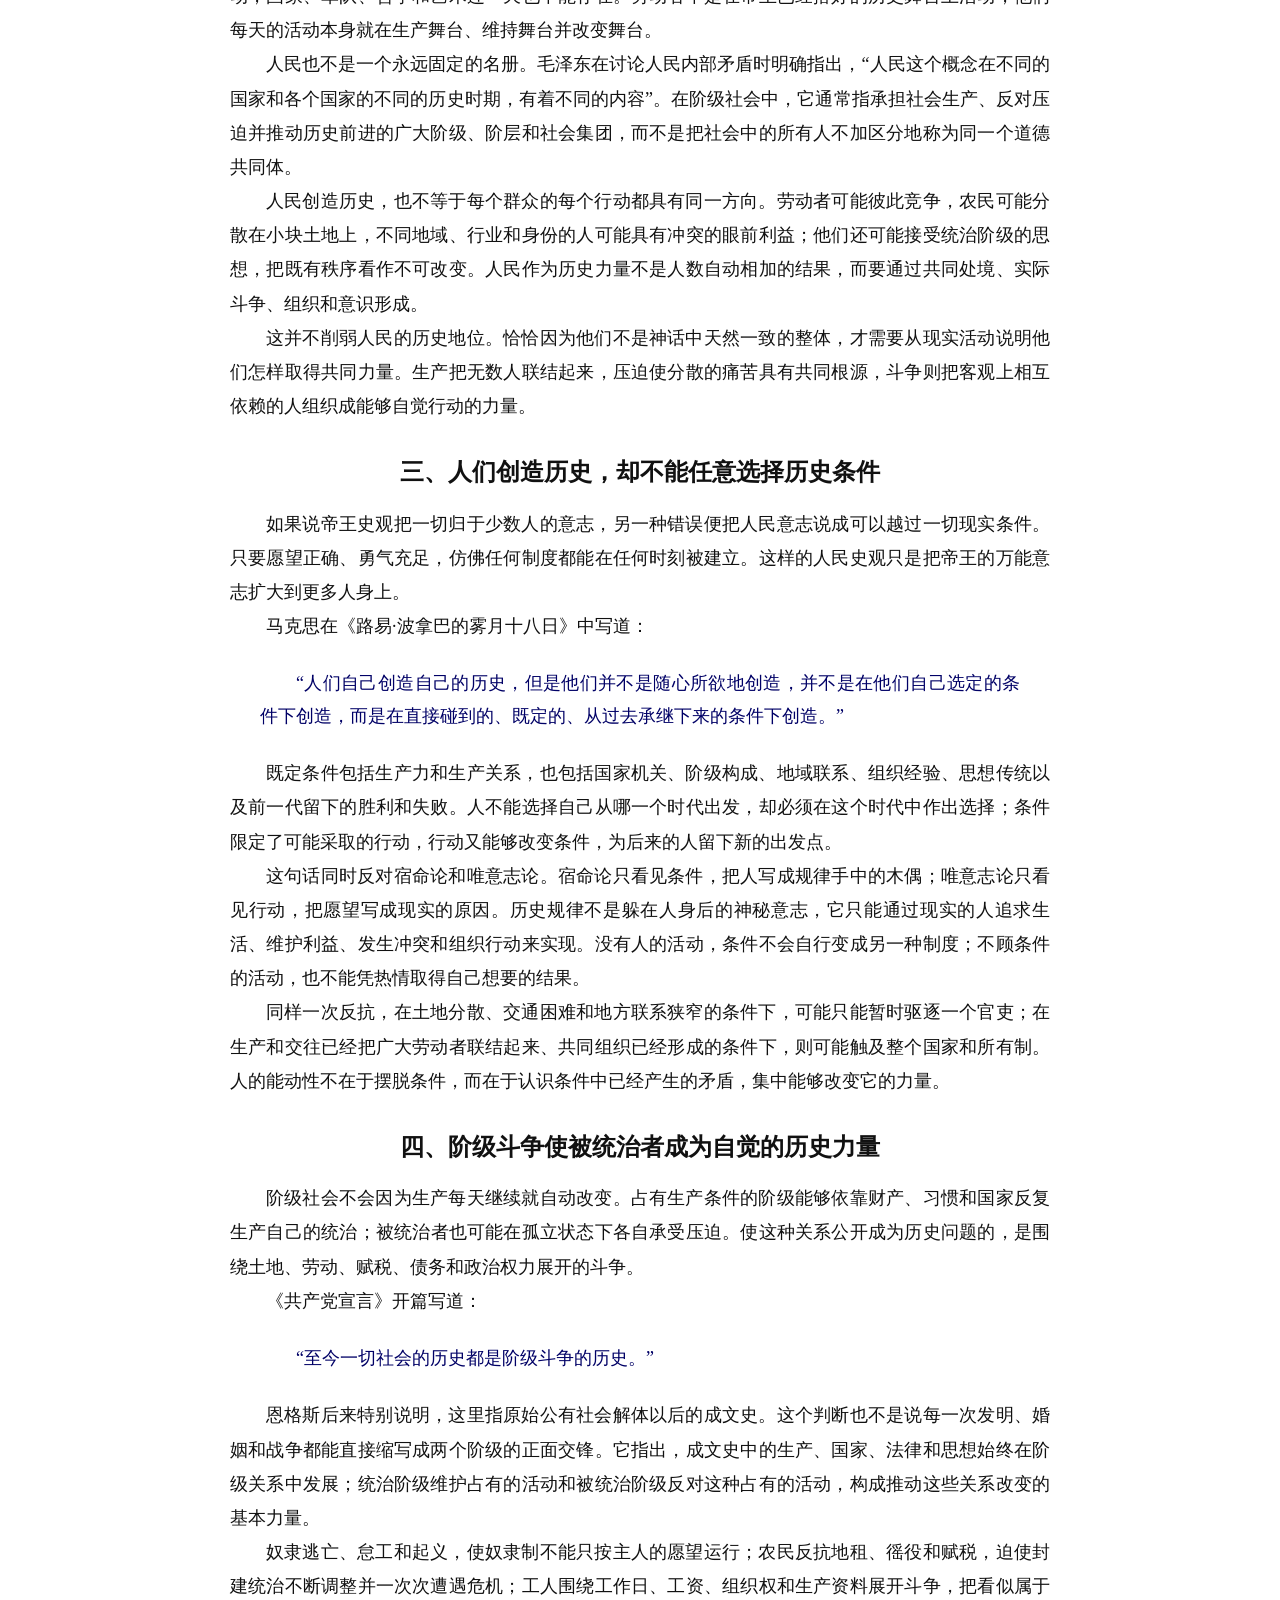
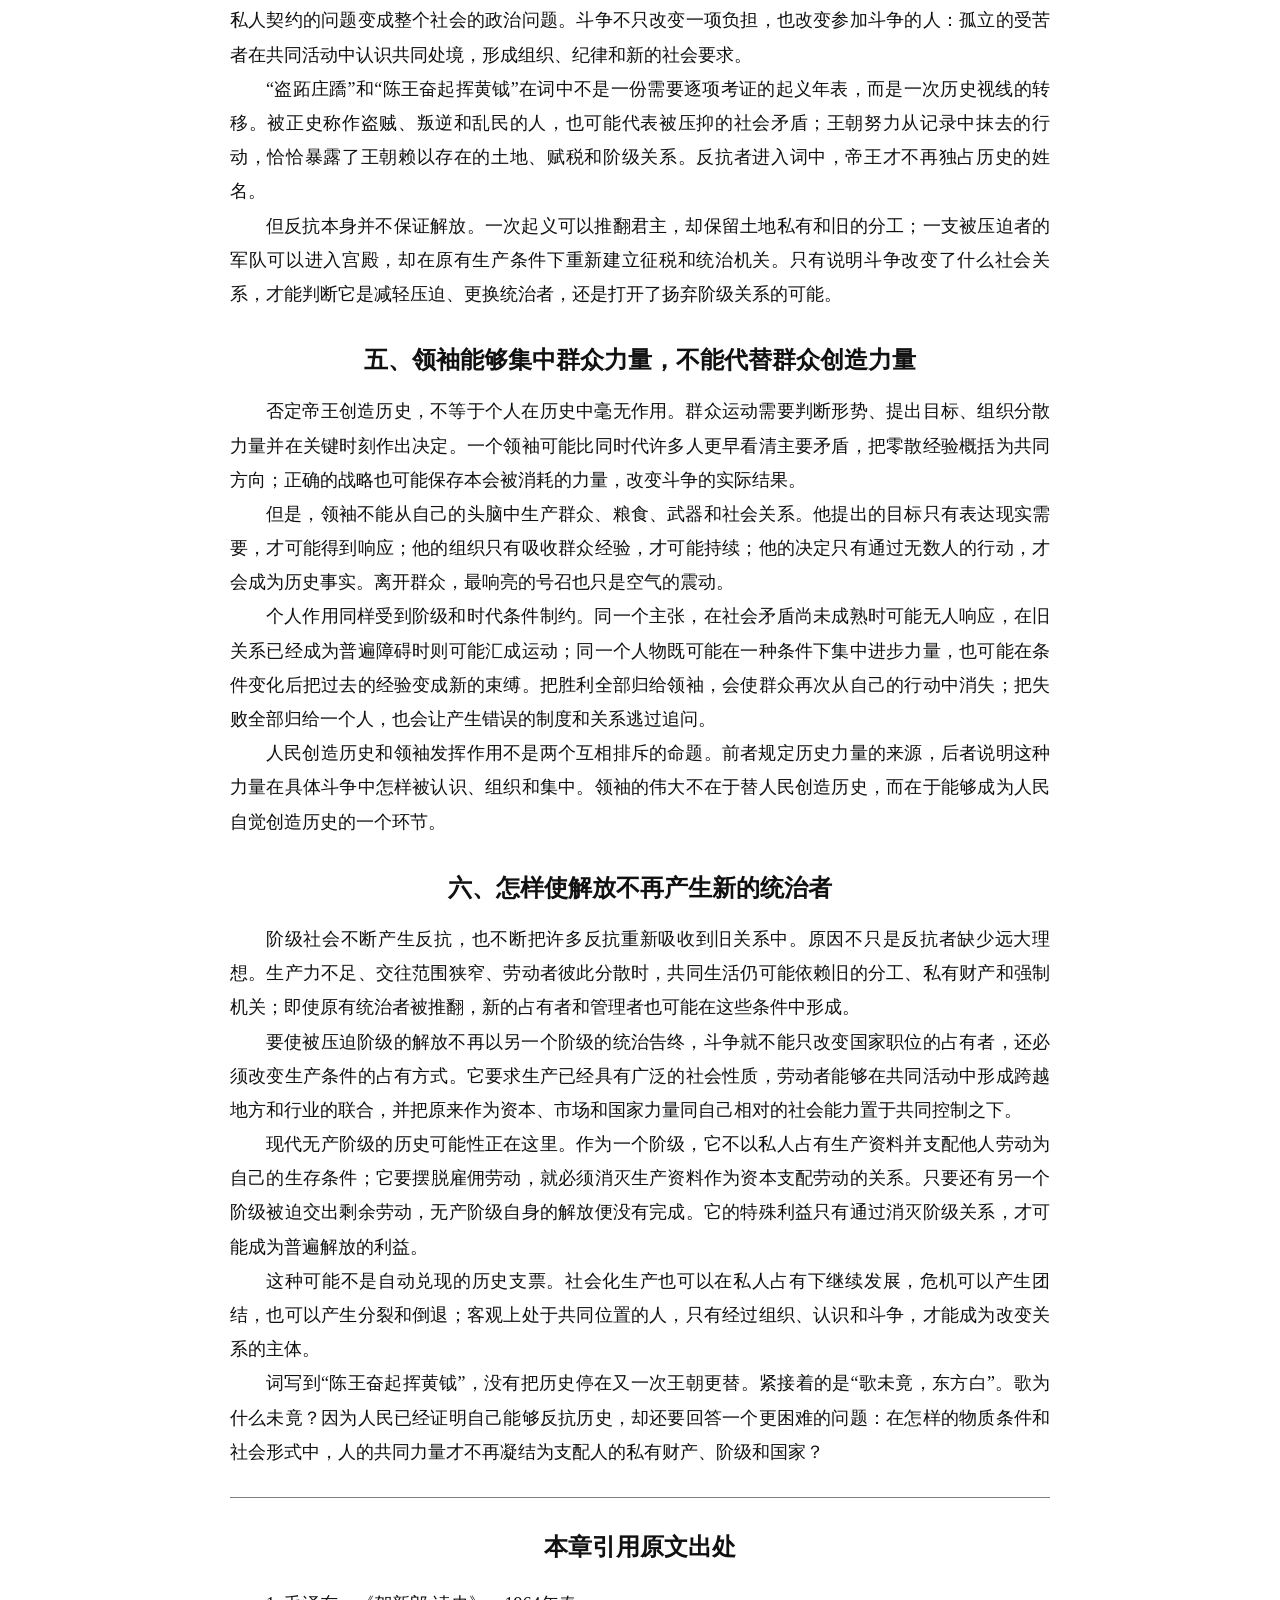
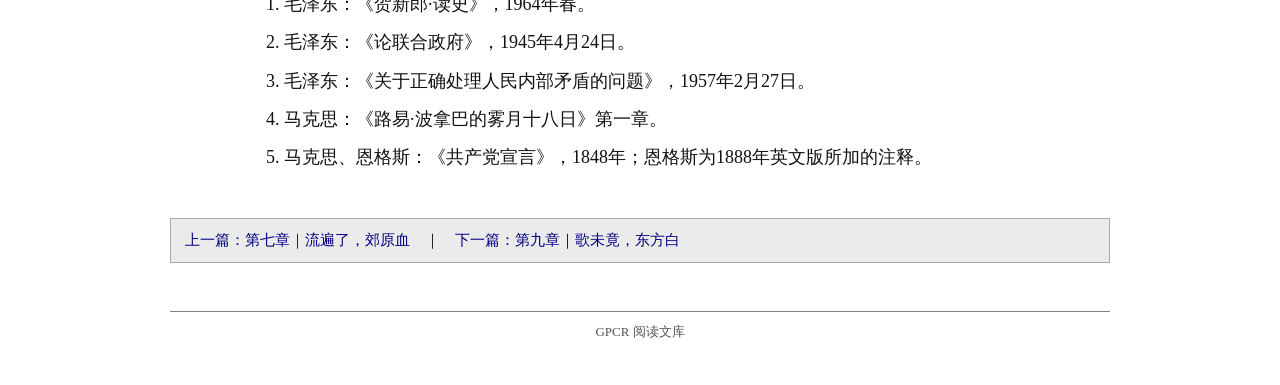
<file: docs/chapters/08/index.html>
<!doctype html>
<html lang="zh-CN">
<head>
  <meta charset="utf-8">
  <meta name="viewport" content="width=device-width, initial-scale=1">
  <title>第八章｜五帝三皇神圣事——究竟是谁创造了历史｜《贺新郎·读史》新解</title>
  <meta name="description" content="帝王当然参与历史。诏令能够征税，军队能够攻城，法律能够改变土地和身份，统治者的一次决定也可能使千万人生死易位。问题不在于这些人是否存在、是否行动，而在于历史为什么总把他们的行动写成一切行动的原因，把生产军粮、修筑宫殿、承担赋税和走上疆场的无数人降为没有姓名的背景。">
  <meta name="author" content="小蜗H快跑">
  <meta property="og:type" content="article">
  <meta property="og:title" content="第八章｜五帝三皇神圣事——究竟是谁创造了历史">
  <meta property="og:description" content="帝王当然参与历史。诏令能够征税，军队能够攻城，法律能够改变土地和身份，统治者的一次决定也可能使千万人生死易位。问题不在于这些人是否存在、是否行动，而在于历史为什么总把他们的行动写成一切行动的原因，把生产军粮、修筑宫殿、承担赋税和走上疆场的无数人降为没有姓名的背景。">
  <meta property="og:url" content="https://snailkorchagin.github.io/GPCR-Reading/chapters/08/">
  <meta property="og:image" content="https://snailkorchagin.github.io/GPCR-Reading/assets/preface-hero.png">
  <link rel="canonical" href="https://snailkorchagin.github.io/GPCR-Reading/chapters/08/">
  <link rel="stylesheet" href="../../assets/site.css">
</head>
<body>
  <header class="site-header">
    <div><a href="../../index.html">GPCR 阅读文库</a> → 第八章</div>
    <a href="https://github.com/SnailKorchagin/GPCR-Reading">GitHub</a>
  </header>
  <hr class="site-rule">
  <main class="article-shell"><article>
  <header class="article-header"><h1>第八章｜五帝三皇神圣事</h1><p class="subtitle">究竟是谁创造了历史</p><p class="byline">作者：小蜗H快跑　｜　写作辅助：ChatGPT</p></header>
  <div class="text-edition-heading"><span>正文</span></div>
  <div class="prose marxists-prose"><blockquote><p>五帝三皇神圣事，骗了无涯过客。<br>有多少风流人物？盗跖庄蹻流誉后，更陈王奋起挥黄钺。<br>——毛泽东《贺新郎·读史》</p></blockquote>
<p>帝王当然参与历史。诏令能够征税，军队能够攻城，法律能够改变土地和身份，统治者的一次决定也可能使千万人生死易位。问题不在于这些人是否存在、是否行动，而在于历史为什么总把他们的行动写成一切行动的原因，把生产军粮、修筑宫殿、承担赋税和走上疆场的无数人降为没有姓名的背景。</p>
<p>“五帝三皇神圣事，骗了无涯过客”，批判的不是几位古人品德不够神圣，而是一种历史倒置：社会力量由无数人共同产生，取得国家和财产形式以后，却表现为少数统治者个人的力量；文明由人民创造，成文史却把文明作为帝王赐给人民的礼物。</p>
<p>把这种倒置翻转过来，也不能只把“帝王”换成一个无所不能的“人民”。人民怎样创造，创造受到什么条件限制，普通劳动者怎样从承受历史的人变成改变历史的人，领袖又在其中起什么作用，都必须得到说明。否则，“人民创造历史”也会变成另一句不经过历史的颂词。</p>
<h2 id="section-1">一、帝王史观把社会结果写成个人原因</h2>
<p>一座宫殿建成以后，最容易被记住的是下令修建它的君王。可是，命令不能烧砖、运石和架梁。宫殿要求农业提供超过直接消费的剩余，要求道路和工具已经发展，要求国家能够征发劳役、集中物资，还要求工匠和劳动者把世代积累的技术变成实际建筑。君王的命令只有在这些条件中才能成为力量。</p>
<p>战争也是如此。地图上的箭头常以将领的姓名标注，箭头真正移动却需要士兵的身体、农民的粮食、工匠的兵器、运输者的道路和家庭承担的离别。把胜利归给一个人的天才，便把使天才得以发生作用的社会力量收进了他的传记；把失败归给一个人的昏庸，又会掩盖赋税、土地、阶级关系和国家组织已经积累的危机。</p>
<p>帝王史观并不只是史家偏爱传奇人物。阶级社会本身把共同力量集中为少数人的权力：土地以所有者的名字登记，军队以统帅的命令行动，法律以国家的名义公布，文字和档案也首先服务于征税、战争和统治。谁掌握社会的组织条件，谁就更容易成为史料中可见的行动者；承担这些力量的人则以人口、军额、税数和伤亡的形式留下痕迹。</p>
<p>所以，批判帝王史观不能停在重新评价几个君王。即使把暴君写成明君、把失败者写成英雄，历史的主语仍可能没有改变。需要追问的不是谁更配进入帝王名册，而是帝王能够行动的力量究竟从哪里来。</p>
<h2 id="section-2">二、人民首先在生产和再生产中创造历史</h2>
<p>毛泽东在《论联合政府》中说：</p>
<blockquote><p>“人民，只有人民，才是创造世界历史的动力。”</p></blockquote>
<p>这里的“创造”首先不是写诗、立法或指挥战争，而是生产和再生产现实生活。粮食必须被种植，房屋必须被建造，工具必须被制造，儿童必须被抚育，老人和病人必须得到照料；没有这些每天重复的活动，国家、军队、哲学和艺术连一天也不能存在。劳动者不是在帝王已经搭好的历史舞台上活动，他们每天的活动本身就在生产舞台、维持舞台并改变舞台。</p>
<p>人民也不是一个永远固定的名册。毛泽东在讨论人民内部矛盾时明确指出，“人民这个概念在不同的国家和各个国家的不同的历史时期，有着不同的内容”。在阶级社会中，它通常指承担社会生产、反对压迫并推动历史前进的广大阶级、阶层和社会集团，而不是把社会中的所有人不加区分地称为同一个道德共同体。</p>
<p>人民创造历史，也不等于每个群众的每个行动都具有同一方向。劳动者可能彼此竞争，农民可能分散在小块土地上，不同地域、行业和身份的人可能具有冲突的眼前利益；他们还可能接受统治阶级的思想，把既有秩序看作不可改变。人民作为历史力量不是人数自动相加的结果，而要通过共同处境、实际斗争、组织和意识形成。</p>
<p>这并不削弱人民的历史地位。恰恰因为他们不是神话中天然一致的整体，才需要从现实活动说明他们怎样取得共同力量。生产把无数人联结起来，压迫使分散的痛苦具有共同根源，斗争则把客观上相互依赖的人组织成能够自觉行动的力量。</p>
<h2 id="section-3">三、人们创造历史，却不能任意选择历史条件</h2>
<p>如果说帝王史观把一切归于少数人的意志，另一种错误便把人民意志说成可以越过一切现实条件。只要愿望正确、勇气充足，仿佛任何制度都能在任何时刻被建立。这样的人民史观只是把帝王的万能意志扩大到更多人身上。</p>
<p>马克思在《路易·波拿巴的雾月十八日》中写道：</p>
<blockquote><p>“人们自己创造自己的历史，但是他们并不是随心所欲地创造，并不是在他们自己选定的条件下创造，而是在直接碰到的、既定的、从过去承继下来的条件下创造。”</p></blockquote>
<p>既定条件包括生产力和生产关系，也包括国家机关、阶级构成、地域联系、组织经验、思想传统以及前一代留下的胜利和失败。人不能选择自己从哪一个时代出发，却必须在这个时代中作出选择；条件限定了可能采取的行动，行动又能够改变条件，为后来的人留下新的出发点。</p>
<p>这句话同时反对宿命论和唯意志论。宿命论只看见条件，把人写成规律手中的木偶；唯意志论只看见行动，把愿望写成现实的原因。历史规律不是躲在人身后的神秘意志，它只能通过现实的人追求生活、维护利益、发生冲突和组织行动来实现。没有人的活动，条件不会自行变成另一种制度；不顾条件的活动，也不能凭热情取得自己想要的结果。</p>
<p>同样一次反抗，在土地分散、交通困难和地方联系狭窄的条件下，可能只能暂时驱逐一个官吏；在生产和交往已经把广大劳动者联结起来、共同组织已经形成的条件下，则可能触及整个国家和所有制。人的能动性不在于摆脱条件，而在于认识条件中已经产生的矛盾，集中能够改变它的力量。</p>
<h2 id="section-4">四、阶级斗争使被统治者成为自觉的历史力量</h2>
<p>阶级社会不会因为生产每天继续就自动改变。占有生产条件的阶级能够依靠财产、习惯和国家反复生产自己的统治；被统治者也可能在孤立状态下各自承受压迫。使这种关系公开成为历史问题的，是围绕土地、劳动、赋税、债务和政治权力展开的斗争。</p>
<p>《共产党宣言》开篇写道：</p>
<blockquote><p>“至今一切社会的历史都是阶级斗争的历史。”</p></blockquote>
<p>恩格斯后来特别说明，这里指原始公有社会解体以后的成文史。这个判断也不是说每一次发明、婚姻和战争都能直接缩写成两个阶级的正面交锋。它指出，成文史中的生产、国家、法律和思想始终在阶级关系中发展；统治阶级维护占有的活动和被统治阶级反对这种占有的活动，构成推动这些关系改变的基本力量。</p>
<p>奴隶逃亡、怠工和起义，使奴隶制不能只按主人的愿望运行；农民反抗地租、徭役和赋税，迫使封建统治不断调整并一次次遭遇危机；工人围绕工作日、工资、组织权和生产资料展开斗争，把看似属于私人契约的问题变成整个社会的政治问题。斗争不只改变一项负担，也改变参加斗争的人：孤立的受苦者在共同活动中认识共同处境，形成组织、纪律和新的社会要求。</p>
<p>“盗跖庄蹻”和“陈王奋起挥黄钺”在词中不是一份需要逐项考证的起义年表，而是一次历史视线的转移。被正史称作盗贼、叛逆和乱民的人，也可能代表被压抑的社会矛盾；王朝努力从记录中抹去的行动，恰恰暴露了王朝赖以存在的土地、赋税和阶级关系。反抗者进入词中，帝王才不再独占历史的姓名。</p>
<p>但反抗本身并不保证解放。一次起义可以推翻君主，却保留土地私有和旧的分工；一支被压迫者的军队可以进入宫殿，却在原有生产条件下重新建立征税和统治机关。只有说明斗争改变了什么社会关系，才能判断它是减轻压迫、更换统治者，还是打开了扬弃阶级关系的可能。</p>
<h2 id="section-5">五、领袖能够集中群众力量，不能代替群众创造力量</h2>
<p>否定帝王创造历史，不等于个人在历史中毫无作用。群众运动需要判断形势、提出目标、组织分散力量并在关键时刻作出决定。一个领袖可能比同时代许多人更早看清主要矛盾，把零散经验概括为共同方向；正确的战略也可能保存本会被消耗的力量，改变斗争的实际结果。</p>
<p>但是，领袖不能从自己的头脑中生产群众、粮食、武器和社会关系。他提出的目标只有表达现实需要，才可能得到响应；他的组织只有吸收群众经验，才可能持续；他的决定只有通过无数人的行动，才会成为历史事实。离开群众，最响亮的号召也只是空气的震动。</p>
<p>个人作用同样受到阶级和时代条件制约。同一个主张，在社会矛盾尚未成熟时可能无人响应，在旧关系已经成为普遍障碍时则可能汇成运动；同一个人物既可能在一种条件下集中进步力量，也可能在条件变化后把过去的经验变成新的束缚。把胜利全部归给领袖，会使群众再次从自己的行动中消失；把失败全部归给一个人，也会让产生错误的制度和关系逃过追问。</p>
<p>人民创造历史和领袖发挥作用不是两个互相排斥的命题。前者规定历史力量的来源，后者说明这种力量在具体斗争中怎样被认识、组织和集中。领袖的伟大不在于替人民创造历史，而在于能够成为人民自觉创造历史的一个环节。</p>
<h2 id="section-6">六、怎样使解放不再产生新的统治者</h2>
<p>阶级社会不断产生反抗，也不断把许多反抗重新吸收到旧关系中。原因不只是反抗者缺少远大理想。生产力不足、交往范围狭窄、劳动者彼此分散时，共同生活仍可能依赖旧的分工、私有财产和强制机关；即使原有统治者被推翻，新的占有者和管理者也可能在这些条件中形成。</p>
<p>要使被压迫阶级的解放不再以另一个阶级的统治告终，斗争就不能只改变国家职位的占有者，还必须改变生产条件的占有方式。它要求生产已经具有广泛的社会性质，劳动者能够在共同活动中形成跨越地方和行业的联合，并把原来作为资本、市场和国家力量同自己相对的社会能力置于共同控制之下。</p>
<p>现代无产阶级的历史可能性正在这里。作为一个阶级，它不以私人占有生产资料并支配他人劳动为自己的生存条件；它要摆脱雇佣劳动，就必须消灭生产资料作为资本支配劳动的关系。只要还有另一个阶级被迫交出剩余劳动，无产阶级自身的解放便没有完成。它的特殊利益只有通过消灭阶级关系，才可能成为普遍解放的利益。</p>
<p>这种可能不是自动兑现的历史支票。社会化生产也可以在私人占有下继续发展，危机可以产生团结，也可以产生分裂和倒退；客观上处于共同位置的人，只有经过组织、认识和斗争，才能成为改变关系的主体。</p>
<p>词写到“陈王奋起挥黄钺”，没有把历史停在又一次王朝更替。紧接着的是“歌未竟，东方白”。歌为什么未竟？因为人民已经证明自己能够反抗历史，却还要回答一个更困难的问题：在怎样的物质条件和社会形式中，人的共同力量才不再凝结为支配人的私有财产、阶级和国家？</p>
<hr>
<h2 id="section-8">本章引用原文出处</h2>
<ol><li>毛泽东：《贺新郎·读史》，1964年春。</li><li>毛泽东：《论联合政府》，1945年4月24日。</li><li>毛泽东：《关于正确处理人民内部矛盾的问题》，1957年2月27日。</li><li>马克思：《路易·波拿巴的雾月十八日》第一章。</li><li>马克思、恩格斯：《共产党宣言》，1848年；恩格斯为1888年英文版所加的注释。</li></ol></div>
  <aside class="forthcoming"><a href="../07/index.html">上一篇：第七章｜流遍了，郊原血</a>　｜　<a href="../09/index.html">下一篇：第九章｜歌未竟，东方白</a></aside>
</article></main>
  <footer><hr><p>GPCR 阅读文库</p></footer>
</body>
</html>
</file>
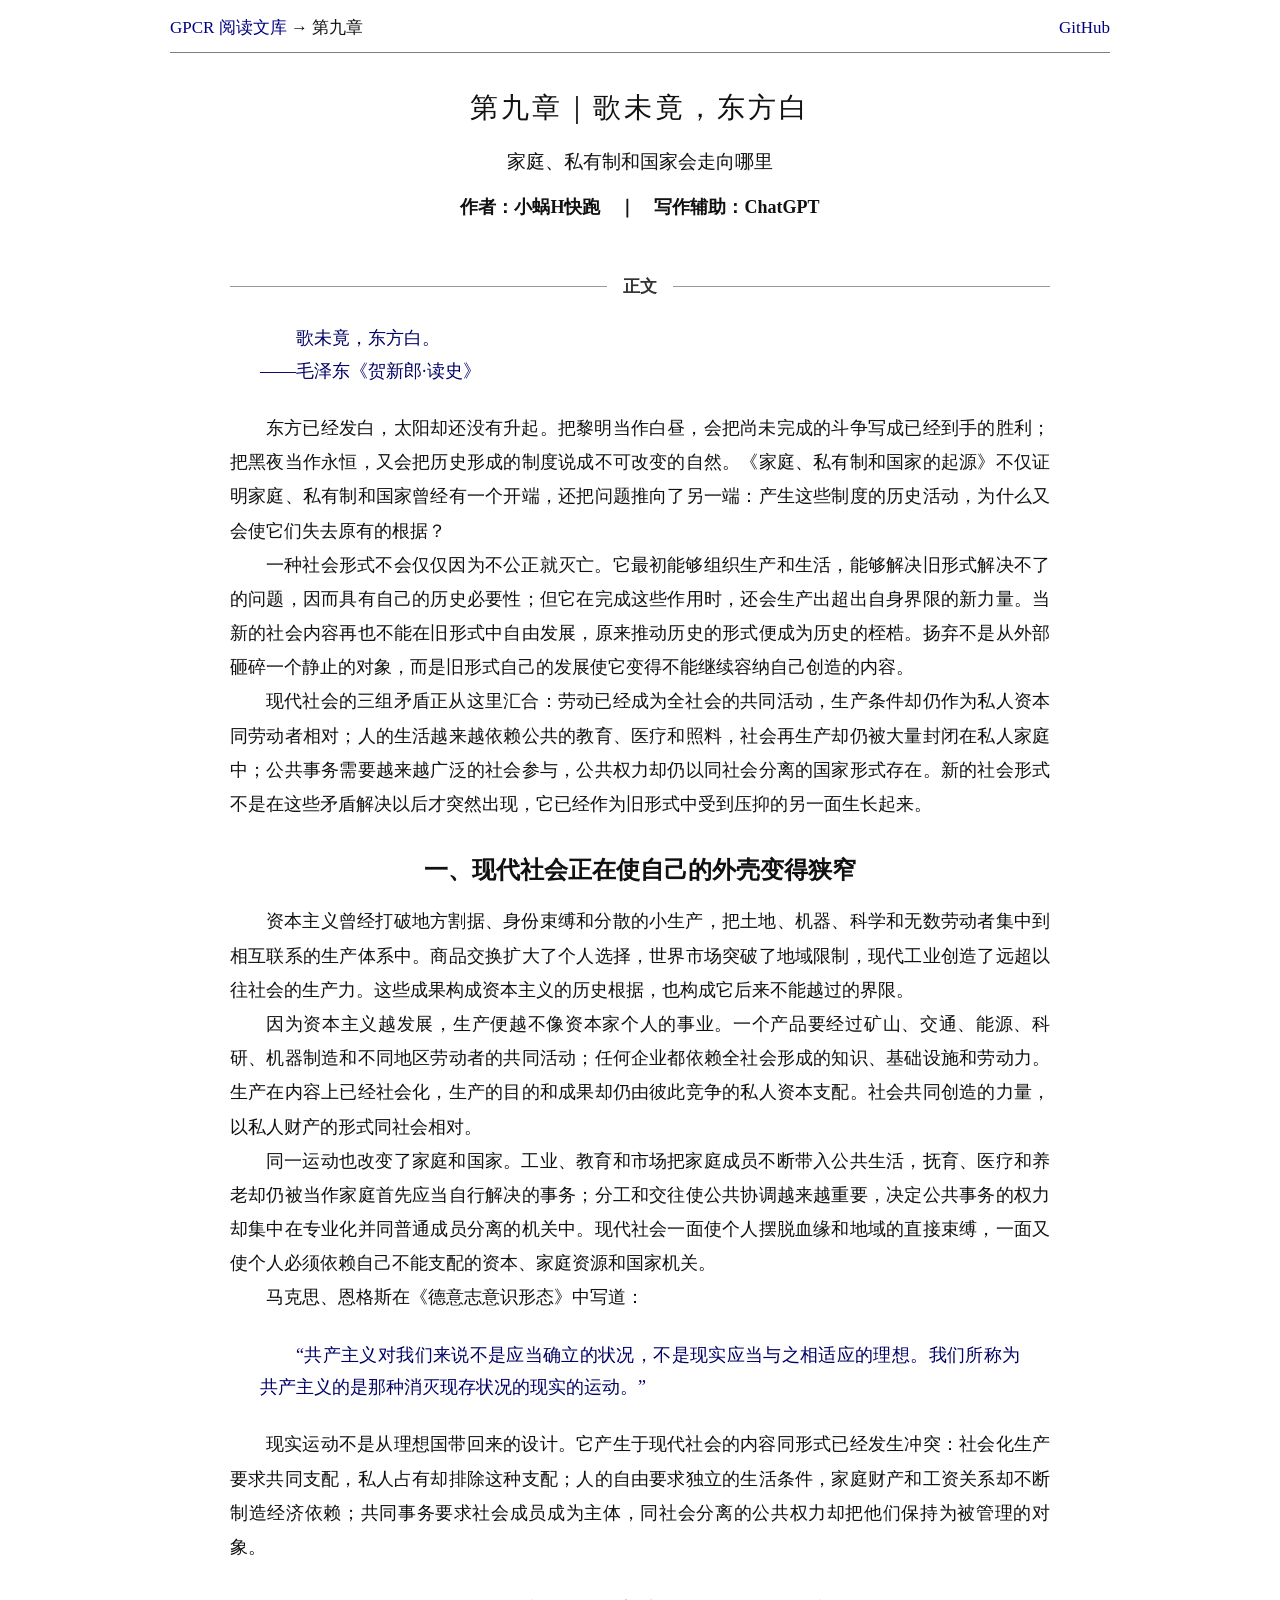
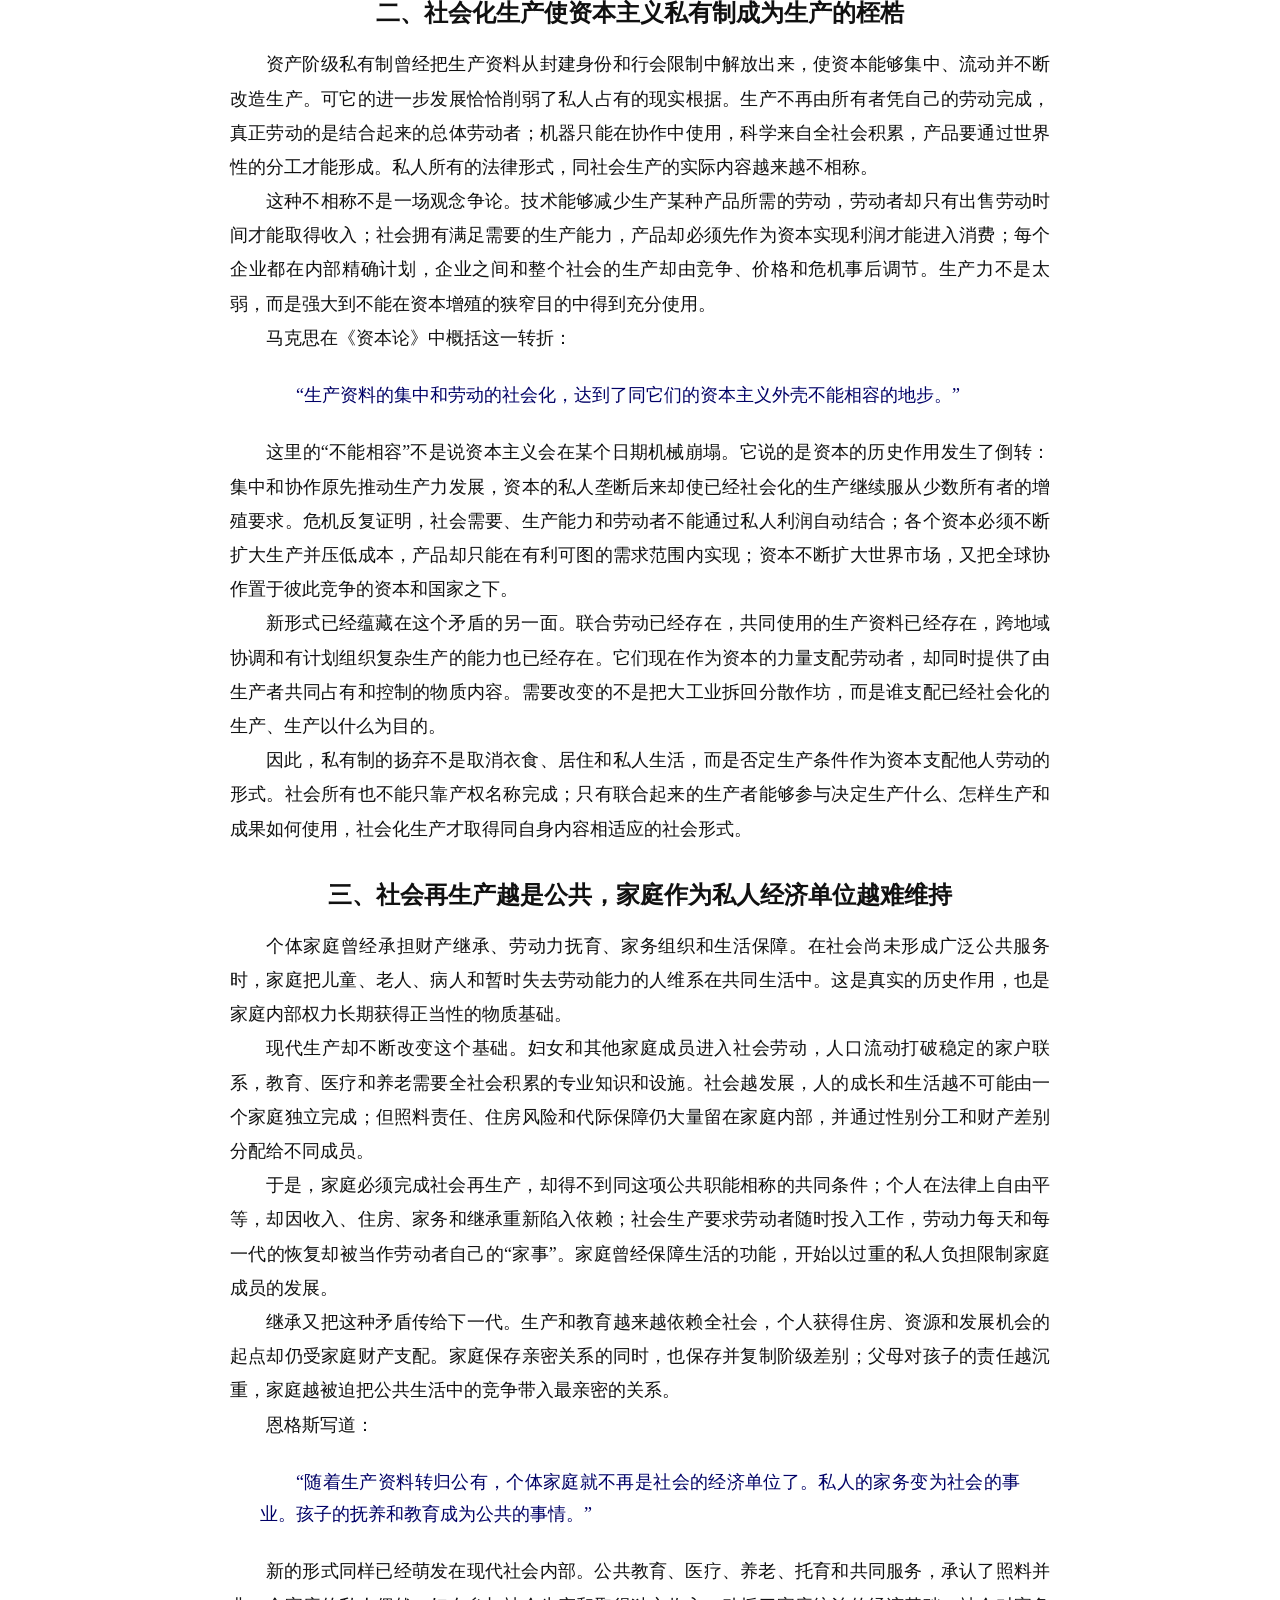
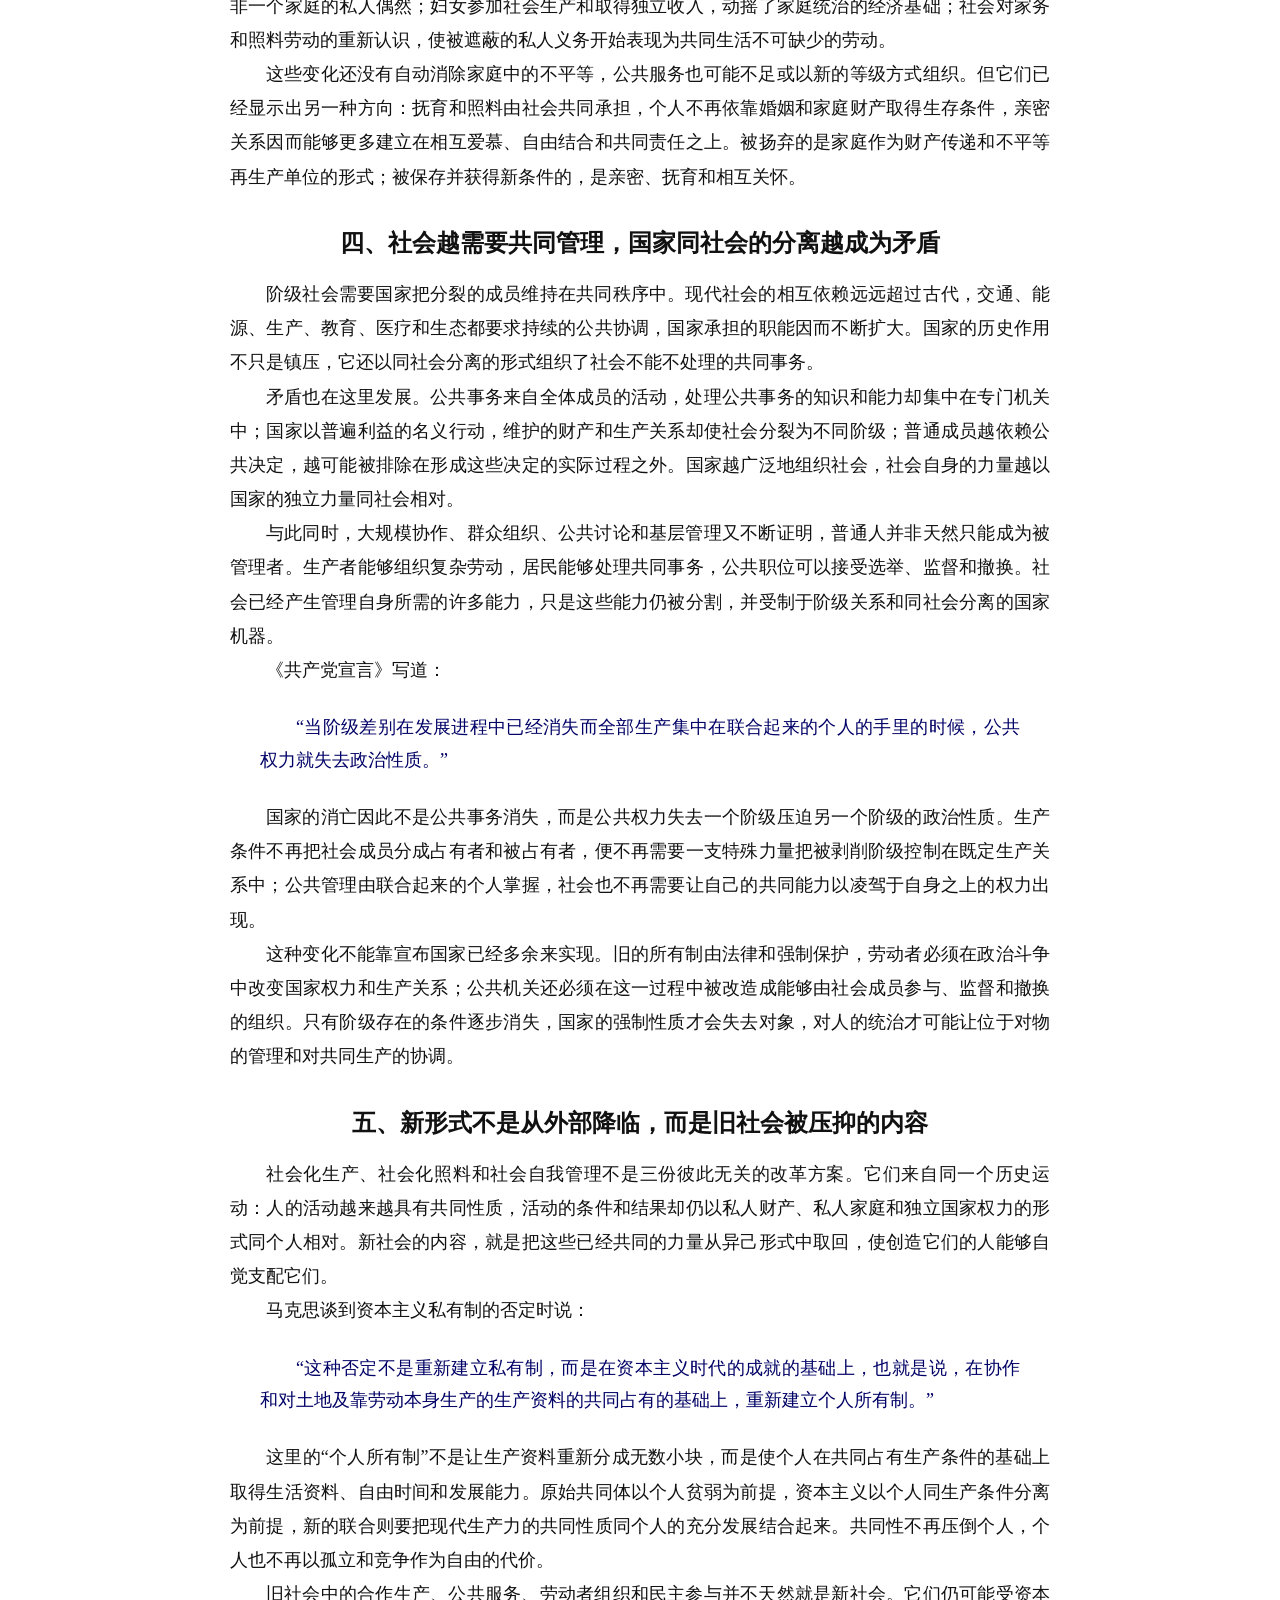
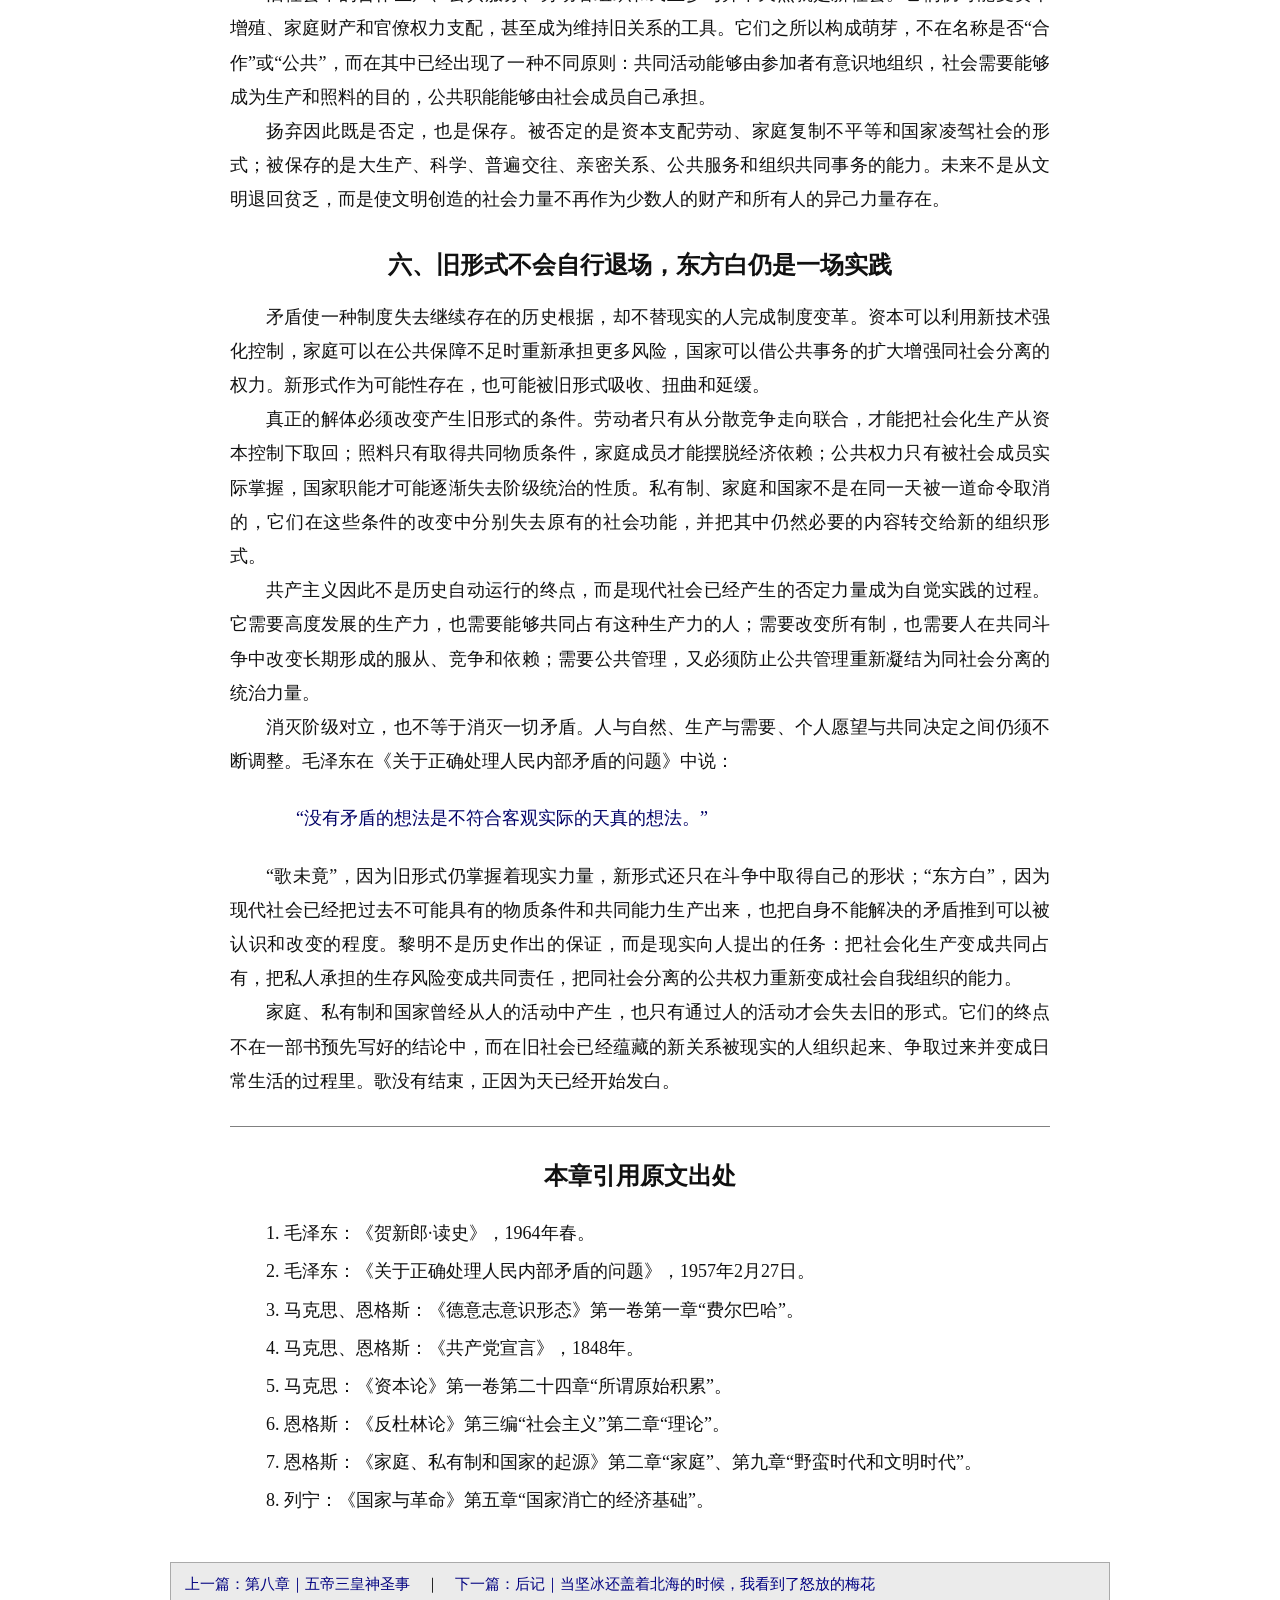
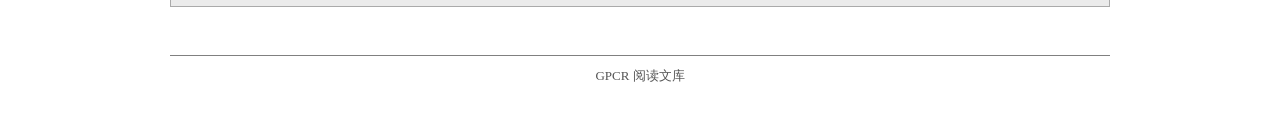
<file: docs/chapters/09/index.html>
<!doctype html>
<html lang="zh-CN">
<head>
  <meta charset="utf-8">
  <meta name="viewport" content="width=device-width, initial-scale=1">
  <title>第九章｜歌未竟，东方白——家庭、私有制和国家会走向哪里｜《贺新郎·读史》新解</title>
  <meta name="description" content="东方已经发白，太阳却还没有升起。把黎明当作白昼，会把尚未完成的斗争写成已经到手的胜利；把黑夜当作永恒，又会把历史形成的制度说成不可改变的自然。《家庭、私有制和国家的起源》不仅证明家庭、私有制和国家曾经有一个开端，还把问题推向了另一端：产生这些制度的历史活动，为什么又会使它们失去原有的根据？">
  <meta name="author" content="小蜗H快跑">
  <meta property="og:type" content="article">
  <meta property="og:title" content="第九章｜歌未竟，东方白——家庭、私有制和国家会走向哪里">
  <meta property="og:description" content="东方已经发白，太阳却还没有升起。把黎明当作白昼，会把尚未完成的斗争写成已经到手的胜利；把黑夜当作永恒，又会把历史形成的制度说成不可改变的自然。《家庭、私有制和国家的起源》不仅证明家庭、私有制和国家曾经有一个开端，还把问题推向了另一端：产生这些制度的历史活动，为什么又会使它们失去原有的根据？">
  <meta property="og:url" content="https://snailkorchagin.github.io/GPCR-Reading/chapters/09/">
  <meta property="og:image" content="https://snailkorchagin.github.io/GPCR-Reading/assets/preface-hero.png">
  <link rel="canonical" href="https://snailkorchagin.github.io/GPCR-Reading/chapters/09/">
  <link rel="stylesheet" href="../../assets/site.css">
</head>
<body>
  <header class="site-header">
    <div><a href="../../index.html">GPCR 阅读文库</a> → 第九章</div>
    <a href="https://github.com/SnailKorchagin/GPCR-Reading">GitHub</a>
  </header>
  <hr class="site-rule">
  <main class="article-shell"><article>
  <header class="article-header"><h1>第九章｜歌未竟，东方白</h1><p class="subtitle">家庭、私有制和国家会走向哪里</p><p class="byline">作者：小蜗H快跑　｜　写作辅助：ChatGPT</p></header>
  <div class="text-edition-heading"><span>正文</span></div>
  <div class="prose marxists-prose"><blockquote><p>歌未竟，东方白。<br>——毛泽东《贺新郎·读史》</p></blockquote>
<p>东方已经发白，太阳却还没有升起。把黎明当作白昼，会把尚未完成的斗争写成已经到手的胜利；把黑夜当作永恒，又会把历史形成的制度说成不可改变的自然。《家庭、私有制和国家的起源》不仅证明家庭、私有制和国家曾经有一个开端，还把问题推向了另一端：产生这些制度的历史活动，为什么又会使它们失去原有的根据？</p>
<p>一种社会形式不会仅仅因为不公正就灭亡。它最初能够组织生产和生活，能够解决旧形式解决不了的问题，因而具有自己的历史必要性；但它在完成这些作用时，还会生产出超出自身界限的新力量。当新的社会内容再也不能在旧形式中自由发展，原来推动历史的形式便成为历史的桎梏。扬弃不是从外部砸碎一个静止的对象，而是旧形式自己的发展使它变得不能继续容纳自己创造的内容。</p>
<p>现代社会的三组矛盾正从这里汇合：劳动已经成为全社会的共同活动，生产条件却仍作为私人资本同劳动者相对；人的生活越来越依赖公共的教育、医疗和照料，社会再生产却仍被大量封闭在私人家庭中；公共事务需要越来越广泛的社会参与，公共权力却仍以同社会分离的国家形式存在。新的社会形式不是在这些矛盾解决以后才突然出现，它已经作为旧形式中受到压抑的另一面生长起来。</p>
<h2 id="section-1">一、现代社会正在使自己的外壳变得狭窄</h2>
<p>资本主义曾经打破地方割据、身份束缚和分散的小生产，把土地、机器、科学和无数劳动者集中到相互联系的生产体系中。商品交换扩大了个人选择，世界市场突破了地域限制，现代工业创造了远超以往社会的生产力。这些成果构成资本主义的历史根据，也构成它后来不能越过的界限。</p>
<p>因为资本主义越发展，生产便越不像资本家个人的事业。一个产品要经过矿山、交通、能源、科研、机器制造和不同地区劳动者的共同活动；任何企业都依赖全社会形成的知识、基础设施和劳动力。生产在内容上已经社会化，生产的目的和成果却仍由彼此竞争的私人资本支配。社会共同创造的力量，以私人财产的形式同社会相对。</p>
<p>同一运动也改变了家庭和国家。工业、教育和市场把家庭成员不断带入公共生活，抚育、医疗和养老却仍被当作家庭首先应当自行解决的事务；分工和交往使公共协调越来越重要，决定公共事务的权力却集中在专业化并同普通成员分离的机关中。现代社会一面使个人摆脱血缘和地域的直接束缚，一面又使个人必须依赖自己不能支配的资本、家庭资源和国家机关。</p>
<p>马克思、恩格斯在《德意志意识形态》中写道：</p>
<blockquote><p>“共产主义对我们来说不是应当确立的状况，不是现实应当与之相适应的理想。我们所称为共产主义的是那种消灭现存状况的现实的运动。”</p></blockquote>
<p>现实运动不是从理想国带回来的设计。它产生于现代社会的内容同形式已经发生冲突：社会化生产要求共同支配，私人占有却排除这种支配；人的自由要求独立的生活条件，家庭财产和工资关系却不断制造经济依赖；共同事务要求社会成员成为主体，同社会分离的公共权力却把他们保持为被管理的对象。</p>
<h2 id="section-2">二、社会化生产使资本主义私有制成为生产的桎梏</h2>
<p>资产阶级私有制曾经把生产资料从封建身份和行会限制中解放出来，使资本能够集中、流动并不断改造生产。可它的进一步发展恰恰削弱了私人占有的现实根据。生产不再由所有者凭自己的劳动完成，真正劳动的是结合起来的总体劳动者；机器只能在协作中使用，科学来自全社会积累，产品要通过世界性的分工才能形成。私人所有的法律形式，同社会生产的实际内容越来越不相称。</p>
<p>这种不相称不是一场观念争论。技术能够减少生产某种产品所需的劳动，劳动者却只有出售劳动时间才能取得收入；社会拥有满足需要的生产能力，产品却必须先作为资本实现利润才能进入消费；每个企业都在内部精确计划，企业之间和整个社会的生产却由竞争、价格和危机事后调节。生产力不是太弱，而是强大到不能在资本增殖的狭窄目的中得到充分使用。</p>
<p>马克思在《资本论》中概括这一转折：</p>
<blockquote><p>“生产资料的集中和劳动的社会化，达到了同它们的资本主义外壳不能相容的地步。”</p></blockquote>
<p>这里的“不能相容”不是说资本主义会在某个日期机械崩塌。它说的是资本的历史作用发生了倒转：集中和协作原先推动生产力发展，资本的私人垄断后来却使已经社会化的生产继续服从少数所有者的增殖要求。危机反复证明，社会需要、生产能力和劳动者不能通过私人利润自动结合；各个资本必须不断扩大生产并压低成本，产品却只能在有利可图的需求范围内实现；资本不断扩大世界市场，又把全球协作置于彼此竞争的资本和国家之下。</p>
<p>新形式已经蕴藏在这个矛盾的另一面。联合劳动已经存在，共同使用的生产资料已经存在，跨地域协调和有计划组织复杂生产的能力也已经存在。它们现在作为资本的力量支配劳动者，却同时提供了由生产者共同占有和控制的物质内容。需要改变的不是把大工业拆回分散作坊，而是谁支配已经社会化的生产、生产以什么为目的。</p>
<p>因此，私有制的扬弃不是取消衣食、居住和私人生活，而是否定生产条件作为资本支配他人劳动的形式。社会所有也不能只靠产权名称完成；只有联合起来的生产者能够参与决定生产什么、怎样生产和成果如何使用，社会化生产才取得同自身内容相适应的社会形式。</p>
<h2 id="section-3">三、社会再生产越是公共，家庭作为私人经济单位越难维持</h2>
<p>个体家庭曾经承担财产继承、劳动力抚育、家务组织和生活保障。在社会尚未形成广泛公共服务时，家庭把儿童、老人、病人和暂时失去劳动能力的人维系在共同生活中。这是真实的历史作用，也是家庭内部权力长期获得正当性的物质基础。</p>
<p>现代生产却不断改变这个基础。妇女和其他家庭成员进入社会劳动，人口流动打破稳定的家户联系，教育、医疗和养老需要全社会积累的专业知识和设施。社会越发展，人的成长和生活越不可能由一个家庭独立完成；但照料责任、住房风险和代际保障仍大量留在家庭内部，并通过性别分工和财产差别分配给不同成员。</p>
<p>于是，家庭必须完成社会再生产，却得不到同这项公共职能相称的共同条件；个人在法律上自由平等，却因收入、住房、家务和继承重新陷入依赖；社会生产要求劳动者随时投入工作，劳动力每天和每一代的恢复却被当作劳动者自己的“家事”。家庭曾经保障生活的功能，开始以过重的私人负担限制家庭成员的发展。</p>
<p>继承又把这种矛盾传给下一代。生产和教育越来越依赖全社会，个人获得住房、资源和发展机会的起点却仍受家庭财产支配。家庭保存亲密关系的同时，也保存并复制阶级差别；父母对孩子的责任越沉重，家庭越被迫把公共生活中的竞争带入最亲密的关系。</p>
<p>恩格斯写道：</p>
<blockquote><p>“随着生产资料转归公有，个体家庭就不再是社会的经济单位了。私人的家务变为社会的事业。孩子的抚养和教育成为公共的事情。”</p></blockquote>
<p>新的形式同样已经萌发在现代社会内部。公共教育、医疗、养老、托育和共同服务，承认了照料并非一个家庭的私人偶然；妇女参加社会生产和取得独立收入，动摇了家庭统治的经济基础；社会对家务和照料劳动的重新认识，使被遮蔽的私人义务开始表现为共同生活不可缺少的劳动。</p>
<p>这些变化还没有自动消除家庭中的不平等，公共服务也可能不足或以新的等级方式组织。但它们已经显示出另一种方向：抚育和照料由社会共同承担，个人不再依靠婚姻和家庭财产取得生存条件，亲密关系因而能够更多建立在相互爱慕、自由结合和共同责任之上。被扬弃的是家庭作为财产传递和不平等再生产单位的形式；被保存并获得新条件的，是亲密、抚育和相互关怀。</p>
<h2 id="section-4">四、社会越需要共同管理，国家同社会的分离越成为矛盾</h2>
<p>阶级社会需要国家把分裂的成员维持在共同秩序中。现代社会的相互依赖远远超过古代，交通、能源、生产、教育、医疗和生态都要求持续的公共协调，国家承担的职能因而不断扩大。国家的历史作用不只是镇压，它还以同社会分离的形式组织了社会不能不处理的共同事务。</p>
<p>矛盾也在这里发展。公共事务来自全体成员的活动，处理公共事务的知识和能力却集中在专门机关中；国家以普遍利益的名义行动，维护的财产和生产关系却使社会分裂为不同阶级；普通成员越依赖公共决定，越可能被排除在形成这些决定的实际过程之外。国家越广泛地组织社会，社会自身的力量越以国家的独立力量同社会相对。</p>
<p>与此同时，大规模协作、群众组织、公共讨论和基层管理又不断证明，普通人并非天然只能成为被管理者。生产者能够组织复杂劳动，居民能够处理共同事务，公共职位可以接受选举、监督和撤换。社会已经产生管理自身所需的许多能力，只是这些能力仍被分割，并受制于阶级关系和同社会分离的国家机器。</p>
<p>《共产党宣言》写道：</p>
<blockquote><p>“当阶级差别在发展进程中已经消失而全部生产集中在联合起来的个人的手里的时候，公共权力就失去政治性质。”</p></blockquote>
<p>国家的消亡因此不是公共事务消失，而是公共权力失去一个阶级压迫另一个阶级的政治性质。生产条件不再把社会成员分成占有者和被占有者，便不再需要一支特殊力量把被剥削阶级控制在既定生产关系中；公共管理由联合起来的个人掌握，社会也不再需要让自己的共同能力以凌驾于自身之上的权力出现。</p>
<p>这种变化不能靠宣布国家已经多余来实现。旧的所有制由法律和强制保护，劳动者必须在政治斗争中改变国家权力和生产关系；公共机关还必须在这一过程中被改造成能够由社会成员参与、监督和撤换的组织。只有阶级存在的条件逐步消失，国家的强制性质才会失去对象，对人的统治才可能让位于对物的管理和对共同生产的协调。</p>
<h2 id="section-5">五、新形式不是从外部降临，而是旧社会被压抑的内容</h2>
<p>社会化生产、社会化照料和社会自我管理不是三份彼此无关的改革方案。它们来自同一个历史运动：人的活动越来越具有共同性质，活动的条件和结果却仍以私人财产、私人家庭和独立国家权力的形式同个人相对。新社会的内容，就是把这些已经共同的力量从异己形式中取回，使创造它们的人能够自觉支配它们。</p>
<p>马克思谈到资本主义私有制的否定时说：</p>
<blockquote><p>“这种否定不是重新建立私有制，而是在资本主义时代的成就的基础上，也就是说，在协作和对土地及靠劳动本身生产的生产资料的共同占有的基础上，重新建立个人所有制。”</p></blockquote>
<p>这里的“个人所有制”不是让生产资料重新分成无数小块，而是使个人在共同占有生产条件的基础上取得生活资料、自由时间和发展能力。原始共同体以个人贫弱为前提，资本主义以个人同生产条件分离为前提，新的联合则要把现代生产力的共同性质同个人的充分发展结合起来。共同性不再压倒个人，个人也不再以孤立和竞争作为自由的代价。</p>
<p>旧社会中的合作生产、公共服务、劳动者组织和民主参与并不天然就是新社会。它们仍可能受资本增殖、家庭财产和官僚权力支配，甚至成为维持旧关系的工具。它们之所以构成萌芽，不在名称是否“合作”或“公共”，而在其中已经出现了一种不同原则：共同活动能够由参加者有意识地组织，社会需要能够成为生产和照料的目的，公共职能能够由社会成员自己承担。</p>
<p>扬弃因此既是否定，也是保存。被否定的是资本支配劳动、家庭复制不平等和国家凌驾社会的形式；被保存的是大生产、科学、普遍交往、亲密关系、公共服务和组织共同事务的能力。未来不是从文明退回贫乏，而是使文明创造的社会力量不再作为少数人的财产和所有人的异己力量存在。</p>
<h2 id="section-6">六、旧形式不会自行退场，东方白仍是一场实践</h2>
<p>矛盾使一种制度失去继续存在的历史根据，却不替现实的人完成制度变革。资本可以利用新技术强化控制，家庭可以在公共保障不足时重新承担更多风险，国家可以借公共事务的扩大增强同社会分离的权力。新形式作为可能性存在，也可能被旧形式吸收、扭曲和延缓。</p>
<p>真正的解体必须改变产生旧形式的条件。劳动者只有从分散竞争走向联合，才能把社会化生产从资本控制下取回；照料只有取得共同物质条件，家庭成员才能摆脱经济依赖；公共权力只有被社会成员实际掌握，国家职能才可能逐渐失去阶级统治的性质。私有制、家庭和国家不是在同一天被一道命令取消的，它们在这些条件的改变中分别失去原有的社会功能，并把其中仍然必要的内容转交给新的组织形式。</p>
<p>共产主义因此不是历史自动运行的终点，而是现代社会已经产生的否定力量成为自觉实践的过程。它需要高度发展的生产力，也需要能够共同占有这种生产力的人；需要改变所有制，也需要人在共同斗争中改变长期形成的服从、竞争和依赖；需要公共管理，又必须防止公共管理重新凝结为同社会分离的统治力量。</p>
<p>消灭阶级对立，也不等于消灭一切矛盾。人与自然、生产与需要、个人愿望与共同决定之间仍须不断调整。毛泽东在《关于正确处理人民内部矛盾的问题》中说：</p>
<blockquote><p>“没有矛盾的想法是不符合客观实际的天真的想法。”</p></blockquote>
<p>“歌未竟”，因为旧形式仍掌握着现实力量，新形式还只在斗争中取得自己的形状；“东方白”，因为现代社会已经把过去不可能具有的物质条件和共同能力生产出来，也把自身不能解决的矛盾推到可以被认识和改变的程度。黎明不是历史作出的保证，而是现实向人提出的任务：把社会化生产变成共同占有，把私人承担的生存风险变成共同责任，把同社会分离的公共权力重新变成社会自我组织的能力。</p>
<p>家庭、私有制和国家曾经从人的活动中产生，也只有通过人的活动才会失去旧的形式。它们的终点不在一部书预先写好的结论中，而在旧社会已经蕴藏的新关系被现实的人组织起来、争取过来并变成日常生活的过程里。歌没有结束，正因为天已经开始发白。</p>
<hr>
<h2 id="section-8">本章引用原文出处</h2>
<ol><li>毛泽东：《贺新郎·读史》，1964年春。</li><li>毛泽东：《关于正确处理人民内部矛盾的问题》，1957年2月27日。</li><li>马克思、恩格斯：《德意志意识形态》第一卷第一章“费尔巴哈”。</li><li>马克思、恩格斯：《共产党宣言》，1848年。</li><li>马克思：《资本论》第一卷第二十四章“所谓原始积累”。</li><li>恩格斯：《反杜林论》第三编“社会主义”第二章“理论”。</li><li>恩格斯：《家庭、私有制和国家的起源》第二章“家庭”、第九章“野蛮时代和文明时代”。</li><li>列宁：《国家与革命》第五章“国家消亡的经济基础”。</li></ol></div>
  <aside class="forthcoming"><a href="../08/index.html">上一篇：第八章｜五帝三皇神圣事</a>　｜　<a href="../../afterword/index.html">下一篇：后记｜当坚冰还盖着北海的时候，我看到了怒放的梅花</a></aside>
</article></main>
  <footer><hr><p>GPCR 阅读文库</p></footer>
</body>
</html>
</file>
<file: docs/assets/site.css>
:root {
  --link: #000080;
  --visited: #0f4bff;
  --hover: #ff0000;
  --text: #111;
  --rule: #808080;
}

* { box-sizing: border-box; }
html { background: #fff; }
body {
  max-width: 960px;
  margin: 0 auto;
  padding: 0 10px 42px;
  color: var(--text);
  background: #fff;
  font-family: "Times New Roman", "Noto Sans CJK SC", "Microsoft YaHei", sans-serif;
  font-size: 18px;
}
a { color: var(--link); text-decoration: none; }
a:visited { color: var(--visited); }
a:hover { color: var(--hover); text-decoration: underline; }
img { display: block; max-width: 100%; }

.site-header {
  display: flex;
  justify-content: space-between;
  align-items: center;
  padding: 13px 0 8px;
  font-size: 17px;
  line-height: 1.8;
}
.site-rule { margin: 0; border: 0; border-top: 1px solid var(--rule); }

.archive-home, .article-shell { width: 100%; }
.article-header {
  margin: 0;
  padding: 30px 0 46px;
  text-align: center;
}
.article-header h1 {
  margin: 0 0 12px;
  font-family: SimSun, "Songti SC", "Noto Serif CJK SC", serif;
  font-size: 28px;
  font-weight: 400;
  line-height: 1.8;
  letter-spacing: 3px;
}
.subtitle { margin: 0 0 10px; font-size: 19px; line-height: 1.8; }
.byline { margin: 0; font-size: 18px; font-weight: 700; line-height: 2; }

.archive-home .article-header { padding-top: 34px; padding-bottom: 40px; }
.introduction { margin: 0 30px 42px; line-height: 2; text-align: justify; }
.introduction p { margin: 0; text-indent: 2em; }
.archive-home h2 {
  margin: 0 30px 12px;
  padding-bottom: 5px;
  border-bottom: 1px solid #bbb;
  font-size: 20px;
  font-weight: 700;
}
.archive-list { margin: 0 30px; padding: 0; list-style: none; }
.archive-list li { display: grid; grid-template-columns: 86px 1fr 62px; gap: 18px; padding: 7px 0; border-bottom: 1px dotted #ccc; line-height: 1.8; }
.archive-list .entry-number { color: #222; }
.archive-list .entry-title { color: #333; }
.archive-list .status { color: #777; font-size: 14px; text-align: right; }
.archive-list .published { color: #444; }
.publication-note { margin: 28px 30px; color: #555; font-size: 15px; }

.chapter-image { width: 720px; margin: 0 auto 44px; }
.chapter-structure-image { width: 860px; }
.chapter-image img { width: 100%; height: auto; }
.chapter-image-link { display: block; }
.chapter-image figcaption { padding-top: 4px; color: #555; text-align: center; font-size: 13px; line-height: 1.6; }

.prose { line-height: 2; text-align: justify; }
.prose > p { margin: 0; text-indent: 2em; }
.prose h2, .prose h3 {
  margin: 28px 0 12px;
  font-family: SimSun, "Songti SC", serif;
  line-height: 1.8;
  text-align: center;
}
.prose h2 { font-size: 24px; }
.prose h3 { font-size: 21px; }
.prose strong { font-weight: 700; }
.prose em { font-style: italic; }
.prose blockquote {
  margin: 24px 30px;
  padding: 0;
  color: #000066;
  border: 0;
  font-size: 18px;
  line-height: 1.8;
}
.prose blockquote p { margin: 0; text-indent: 2em; }
.prose ol { margin: 18px 0; padding-left: 3em; }
.prose li { margin: 4px 0; }
.prose hr { margin: 28px 0; border: 0; border-top: 1px solid var(--rule); }

.text-edition-heading {
  display: flex;
  align-items: center;
  gap: 16px;
  max-width: 820px;
  margin: 4px auto 24px;
  color: #333;
  font-family: SimSun, "Songti SC", "Noto Serif CJK SC", serif;
  font-size: 17px;
  font-weight: 700;
  text-align: center;
}
.text-edition-heading::before,
.text-edition-heading::after { content: ""; flex: 1; border-top: 1px solid #999; }
.marxists-prose {
  max-width: 820px;
  margin: 0 auto;
  font-family: SimSun, "Songti SC", "Noto Serif CJK SC", serif;
  font-size: 18px;
  line-height: 1.9;
}
.marxists-prose > p { margin: 0; text-indent: 2em; }
.marxists-prose strong { color: #000; font-weight: 700; }
.marxists-prose em { color: #222; font-style: italic; }

.forthcoming {
  margin: 44px 0 24px;
  padding: 8px 14px;
  border: 1px solid #aaa;
  background: #ebebeb;
  font-size: 15px;
  line-height: 1.8;
}
.not-found { min-height: 55vh; display: grid; place-content: center; text-align: center; }
.not-found h1 { font-size: 24px; font-weight: 400; }
.button { color: var(--link); }

footer { margin-top: 48px; color: #555; text-align: center; font-size: 13px; line-height: 1.8; }
footer hr { border: 0; border-top: 1px solid var(--rule); }
footer p { margin: 8px 0 0; }

@media (max-width: 700px) {
  body { padding: 0 14px 30px; font-size: 17px; }
  .site-header { font-size: 15px; }
  .article-header { padding: 24px 0 34px; }
  .article-header h1 { font-size: 24px; letter-spacing: 1px; }
  .introduction, .archive-home h2, .archive-list, .publication-note { margin-left: 0; margin-right: 0; }
  .archive-list li { grid-template-columns: 64px 1fr; gap: 5px 10px; padding: 9px 0; }
  .archive-list .entry-number { grid-row: 1 / span 2; }
  .archive-list .entry-title, .archive-list li a { font-size: 16px; }
  .archive-list .status { grid-column: 2; text-align: left; }
  .chapter-image { width: 100%; margin-bottom: 32px; }
  .text-edition-heading { margin-top: 0; }
  .prose { line-height: 1.9; }
  .marxists-prose { font-size: 17px; line-height: 1.9; }
  .prose blockquote { margin-left: 1.5em; margin-right: 1.5em; }
}
</file>
